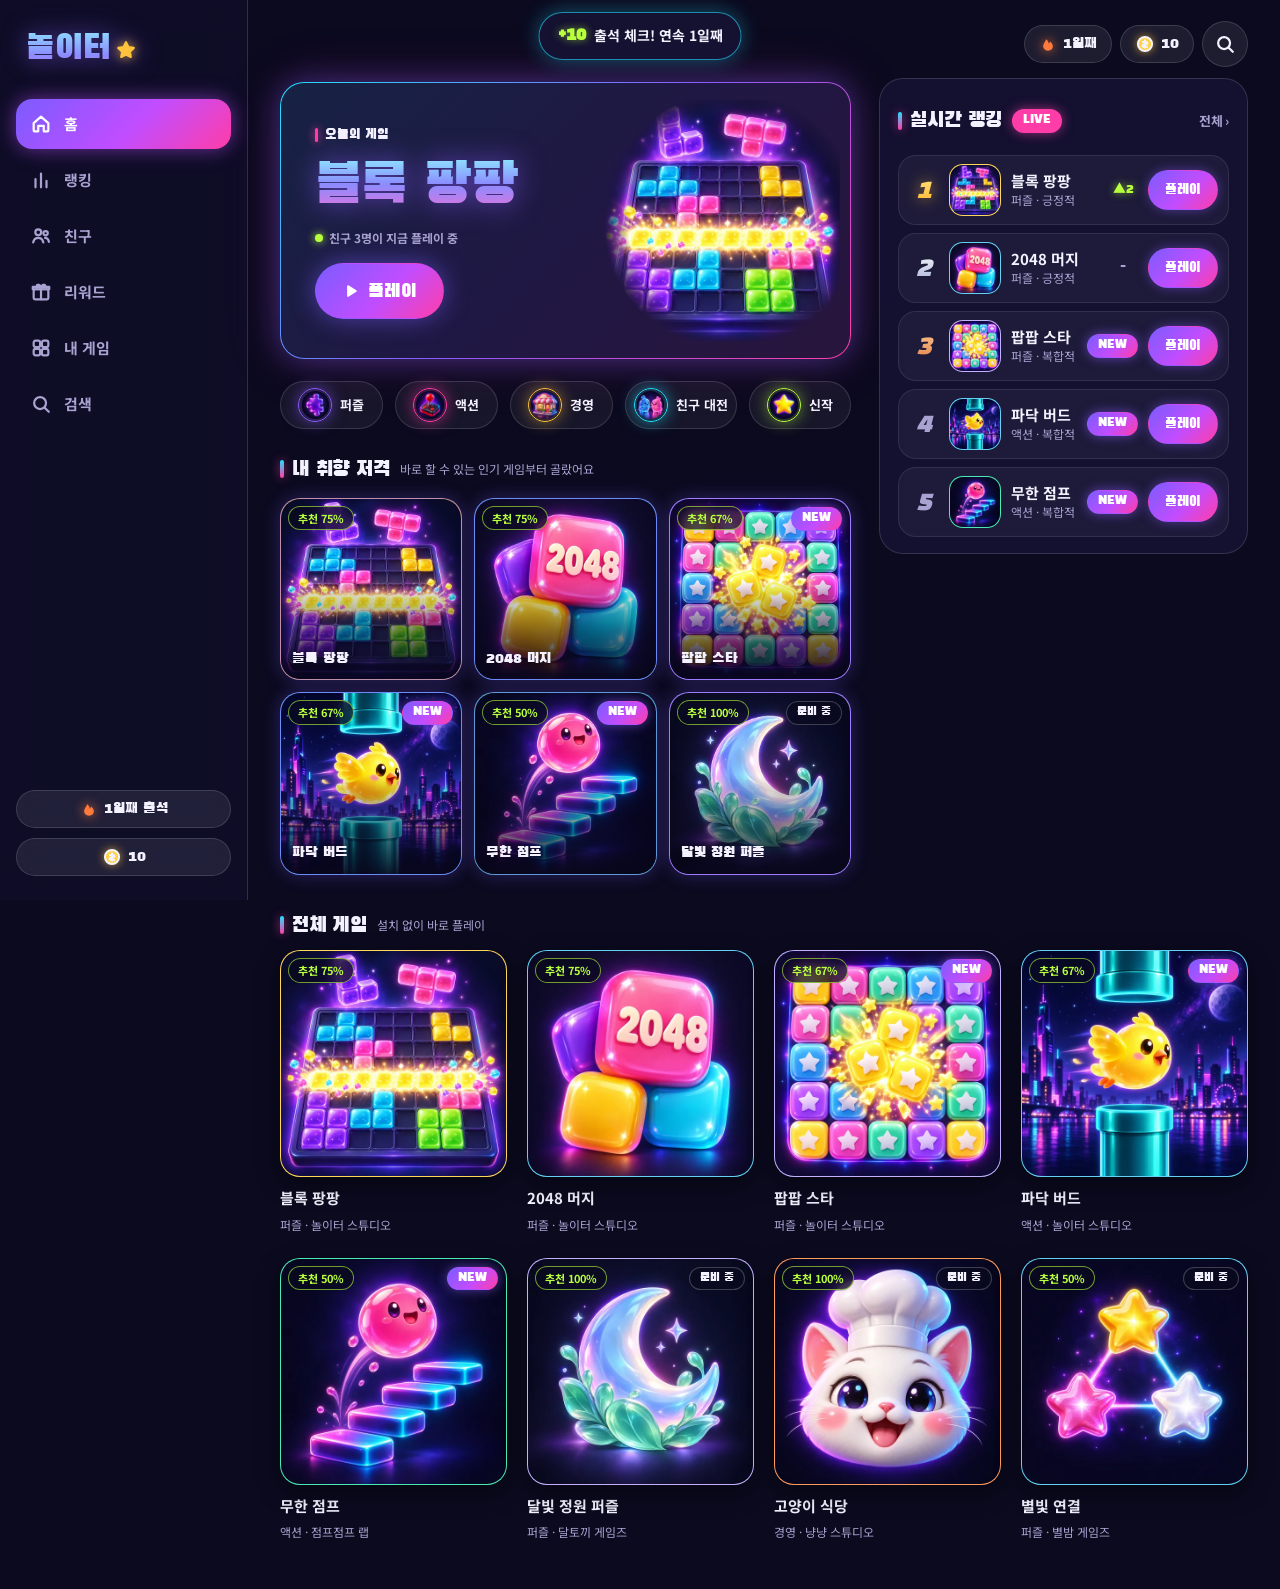
<file: index.html>
<!doctype html>
<html lang="ko">
<head>
  <meta charset="utf-8">
  <meta name="viewport" content="width=device-width, initial-scale=1, viewport-fit=cover">
  <title>놀이터 네온 — 설치 없이 바로 하는 모바일 게임</title>
  <meta name="description" content="앱스토어처럼 고르고 모바일 게임처럼 플레이하는 HTML5 게임 놀이터 (연습용)">
  <meta name="theme-color" content="#0B0A1F">
  <link rel="manifest" href="manifest.webmanifest">
  <link rel="icon" type="image/png" href="assets/icons/favicon.png">
  <link rel="apple-touch-icon" href="assets/icons/icon-192.png">
  <meta name="mobile-web-app-capable" content="yes">
  <meta name="apple-mobile-web-app-capable" content="yes">
  <meta name="apple-mobile-web-app-title" content="놀이터">
  <meta name="apple-mobile-web-app-status-bar-style" content="black-translucent">
  <link rel="preconnect" href="https://fonts.googleapis.com">
  <link rel="preconnect" href="https://fonts.gstatic.com" crossorigin>
  <link rel="stylesheet" href="https://fonts.googleapis.com/css2?family=Black+Han+Sans&family=Noto+Sans+KR:wght@400;500;700;900&display=swap">
  <link rel="stylesheet" href="css/app.css">
</head>
<body>
  <div class="shell">
    <aside class="sidebar" aria-label="메뉴"></aside>
    <main id="view" tabindex="-1"></main>
  </div>
  <nav class="tabbar" aria-label="하단 탭"></nav>
  <noscript><p style="padding:24px">자바스크립트를 켜야 놀이터를 쓸 수 있어요.</p></noscript>
  <script type="module" src="js/app.js"></script>
</body>
</html>
</file>
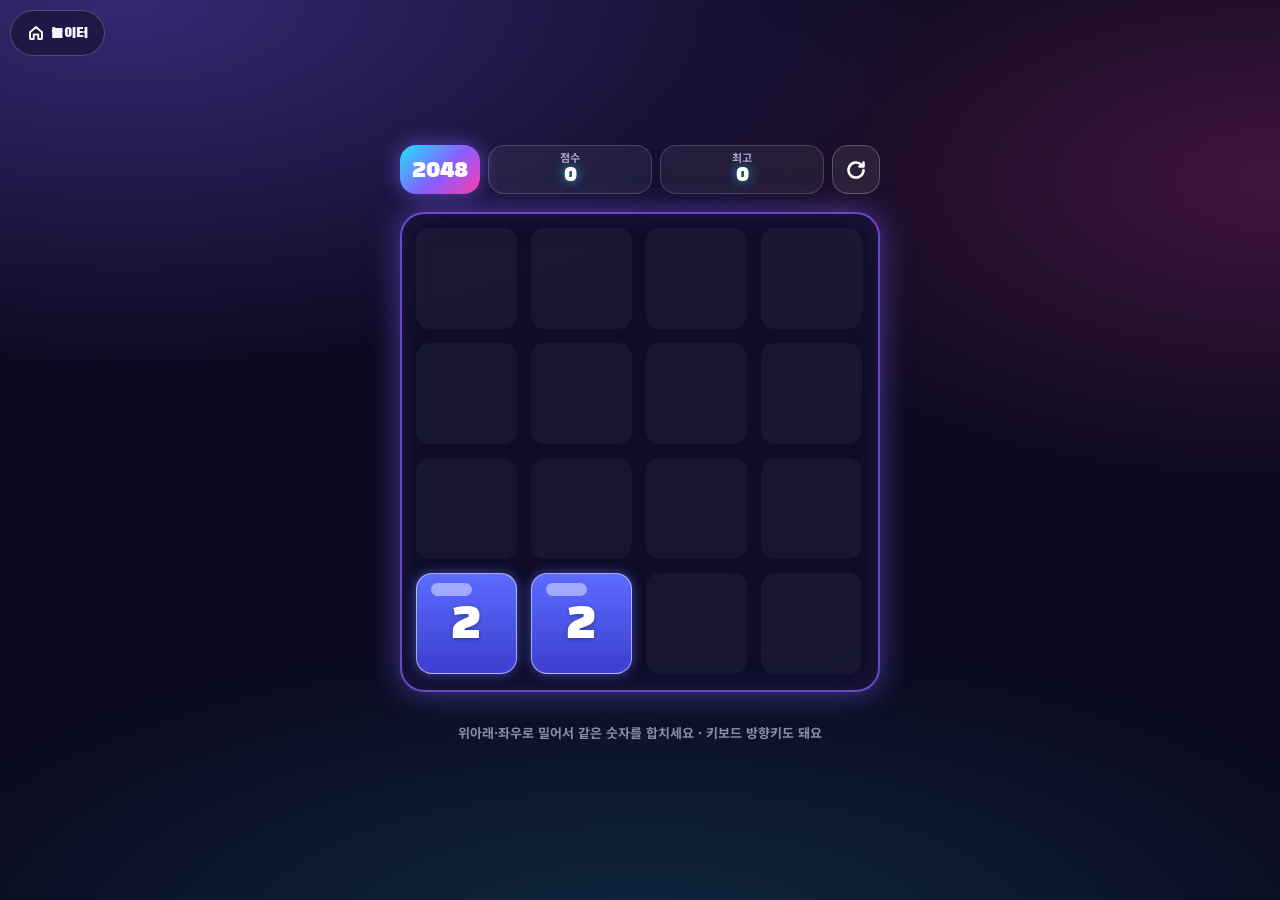
<file: g/2048/index.html>
<!doctype html>
<html lang="ko">
<head>
<meta charset="utf-8">
<meta name="viewport" content="width=device-width, initial-scale=1, viewport-fit=cover">
<title>2048 머지</title>
<meta name="theme-color" content="#0B0A1F">
<link rel="manifest" href="manifest.webmanifest">
<link rel="icon" type="image/png" href="../../assets/icons/2048-192.png">
<link rel="apple-touch-icon" href="../../assets/icons/2048-192.png">
<meta name="mobile-web-app-capable" content="yes">
<meta name="apple-mobile-web-app-capable" content="yes">
<meta name="apple-mobile-web-app-title" content="2048 머지">
<meta name="apple-mobile-web-app-status-bar-style" content="black-translucent">
<link rel="stylesheet" href="https://fonts.googleapis.com/css2?family=Black+Han+Sans&family=Noto+Sans+KR:wght@400;700&display=swap">
<style>
  html, body { margin: 0; height: 100%; background: #0B0A1F; overflow: hidden; }
  iframe { position: fixed; inset: 0; width: 100%; height: 100%; border: 0; }
  .bar { position: fixed; top: max(10px, env(safe-area-inset-top)); left: 10px; display: flex; gap: 8px; z-index: 5; }
  .bar a, .bar button { min-height: 44px; display: inline-flex; align-items: center; gap: 6px; padding: 0 16px; border: 1px solid rgba(255,255,255,.22); border-radius: 999px; background: rgba(20,18,48,.6); -webkit-backdrop-filter: blur(12px); backdrop-filter: blur(12px); color: #F4F2FF; font: 15px "Black Han Sans", sans-serif; text-decoration: none; cursor: pointer; }
  .bar button { background: linear-gradient(135deg, #7B5CFF, #FF3DA8); border-color: transparent; box-shadow: 0 0 18px rgba(255,61,168,.45); }
  .bar [hidden] { display: none; }
</style>
</head>
<body>
<iframe sandbox="allow-scripts" src="../../games/2048/index.html" title="2048 머지"></iframe>
<div class="bar">
  <a href="../../index.html#/game/2048" aria-label="놀이터로 가기">
    <svg width="18" height="18" viewBox="0 0 24 24" fill="none" stroke="currentColor" stroke-width="2.6" stroke-linecap="round" stroke-linejoin="round"><path d="M4 11 12 4l8 7v8a1 1 0 0 1-1 1h-4v-6H9v6H5a1 1 0 0 1-1-1z"/></svg>놀이터
  </a>
  <button id="install" hidden>앱 설치</button>
</div>
<script type="module">
  // 게임별 홈 화면 런처 — 열리자마자 풀스크린으로 게임 실행, 저장은 놀이터와 같은 저장소 사용
  import { createHost } from '../../js/host.js';
  import { checkIn } from '../../js/store.js';
  checkIn();
  const iframe = document.querySelector('iframe');
  createHost({ iframe, slug: '2048' });
  iframe.addEventListener('load', () => iframe.focus());

  // 앱처럼 실행 중이면 놀이터 버튼을 작게 숨김
  const standalone = matchMedia('(display-mode: standalone), (display-mode: fullscreen)').matches || navigator.standalone;
  const bar = document.querySelector('.bar');
  if (standalone) bar.style.opacity = '.55';

  // 안드로이드 크롬: 설치 창
  let deferred = null;
  const btn = document.getElementById('install');
  window.addEventListener('beforeinstallprompt', e => { e.preventDefault(); deferred = e; btn.hidden = false; });
  btn.addEventListener('click', async () => {
    if (!deferred) return;
    deferred.prompt();
    await deferred.userChoice.catch(() => {});
    deferred = null; btn.hidden = true;
  });
  window.addEventListener('appinstalled', () => { btn.hidden = true; });
  if ('serviceWorker' in navigator && location.protocol === 'https:') navigator.serviceWorker.register('../../sw.js', { scope: '../../' }).catch(() => {});
</script>
</body>
</html>
</file>
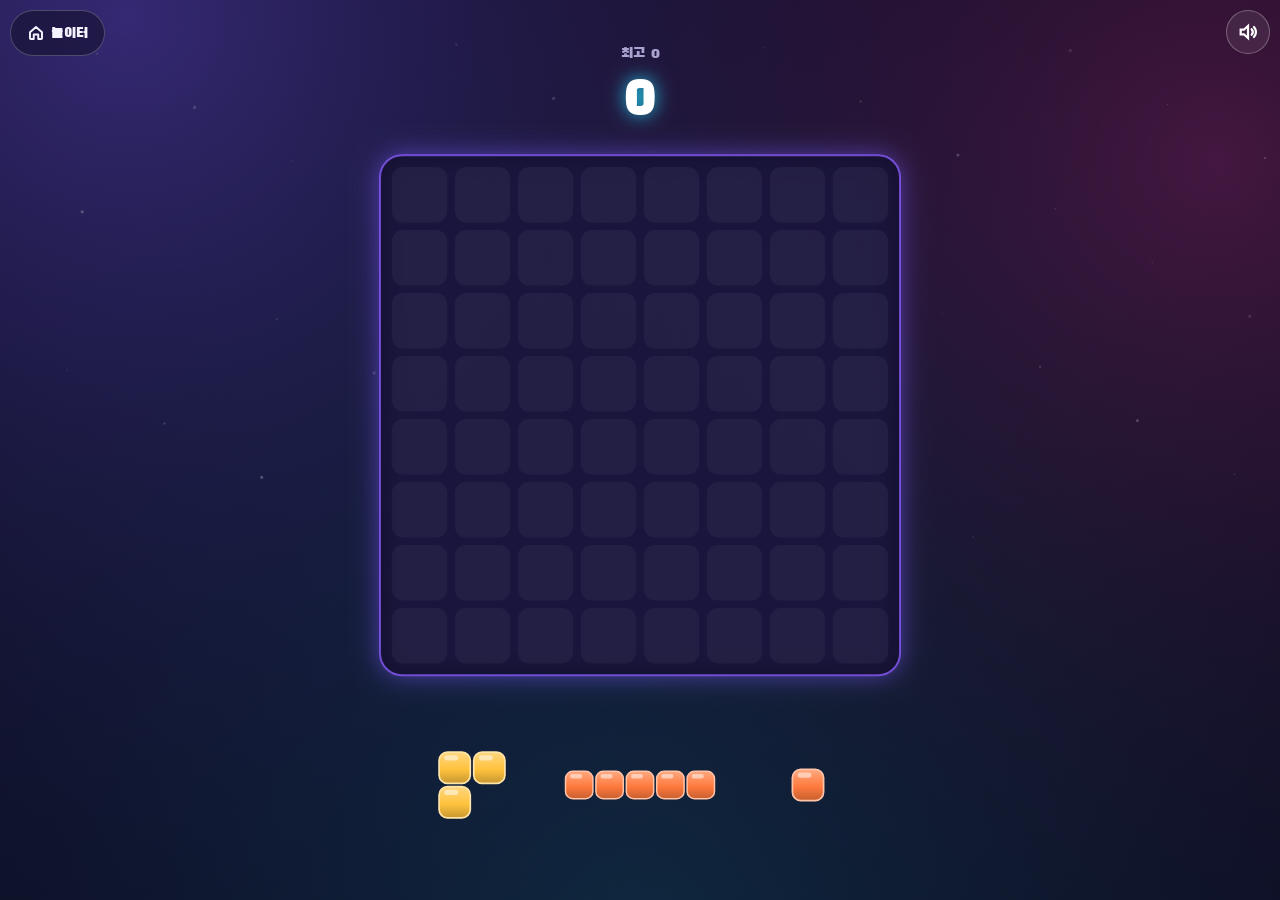
<file: g/block-pop/index.html>
<!doctype html>
<html lang="ko">
<head>
<meta charset="utf-8">
<meta name="viewport" content="width=device-width, initial-scale=1, viewport-fit=cover">
<title>블록 팡팡</title>
<meta name="theme-color" content="#0B0A1F">
<link rel="manifest" href="manifest.webmanifest">
<link rel="icon" type="image/png" href="../../assets/icons/block-pop-192.png">
<link rel="apple-touch-icon" href="../../assets/icons/block-pop-192.png">
<meta name="mobile-web-app-capable" content="yes">
<meta name="apple-mobile-web-app-capable" content="yes">
<meta name="apple-mobile-web-app-title" content="블록 팡팡">
<meta name="apple-mobile-web-app-status-bar-style" content="black-translucent">
<link rel="stylesheet" href="https://fonts.googleapis.com/css2?family=Black+Han+Sans&family=Noto+Sans+KR:wght@400;700&display=swap">
<style>
  html, body { margin: 0; height: 100%; background: #0B0A1F; overflow: hidden; }
  iframe { position: fixed; inset: 0; width: 100%; height: 100%; border: 0; }
  .bar { position: fixed; top: max(10px, env(safe-area-inset-top)); left: 10px; display: flex; gap: 8px; z-index: 5; }
  .bar a, .bar button { min-height: 44px; display: inline-flex; align-items: center; gap: 6px; padding: 0 16px; border: 1px solid rgba(255,255,255,.22); border-radius: 999px; background: rgba(20,18,48,.6); -webkit-backdrop-filter: blur(12px); backdrop-filter: blur(12px); color: #F4F2FF; font: 15px "Black Han Sans", sans-serif; text-decoration: none; cursor: pointer; }
  .bar button { background: linear-gradient(135deg, #7B5CFF, #FF3DA8); border-color: transparent; box-shadow: 0 0 18px rgba(255,61,168,.45); }
  .bar [hidden] { display: none; }
</style>
</head>
<body>
<iframe sandbox="allow-scripts" src="../../games/block-pop/index.html" title="블록 팡팡"></iframe>
<div class="bar">
  <a href="../../index.html#/game/block-pop" aria-label="놀이터로 가기">
    <svg width="18" height="18" viewBox="0 0 24 24" fill="none" stroke="currentColor" stroke-width="2.6" stroke-linecap="round" stroke-linejoin="round"><path d="M4 11 12 4l8 7v8a1 1 0 0 1-1 1h-4v-6H9v6H5a1 1 0 0 1-1-1z"/></svg>놀이터
  </a>
  <button id="install" hidden>앱 설치</button>
</div>
<script type="module">
  // 게임별 홈 화면 런처 — 열리자마자 풀스크린으로 게임 실행, 저장은 놀이터와 같은 저장소 사용
  import { createHost } from '../../js/host.js';
  import { checkIn } from '../../js/store.js';
  checkIn();
  const iframe = document.querySelector('iframe');
  createHost({ iframe, slug: 'block-pop' });
  iframe.addEventListener('load', () => iframe.focus());

  // 앱처럼 실행 중이면 놀이터 버튼을 작게 숨김
  const standalone = matchMedia('(display-mode: standalone), (display-mode: fullscreen)').matches || navigator.standalone;
  const bar = document.querySelector('.bar');
  if (standalone) bar.style.opacity = '.55';

  // 안드로이드 크롬: 설치 창
  let deferred = null;
  const btn = document.getElementById('install');
  window.addEventListener('beforeinstallprompt', e => { e.preventDefault(); deferred = e; btn.hidden = false; });
  btn.addEventListener('click', async () => {
    if (!deferred) return;
    deferred.prompt();
    await deferred.userChoice.catch(() => {});
    deferred = null; btn.hidden = true;
  });
  window.addEventListener('appinstalled', () => { btn.hidden = true; });
  if ('serviceWorker' in navigator && location.protocol === 'https:') navigator.serviceWorker.register('../../sw.js', { scope: '../../' }).catch(() => {});
</script>
</body>
</html>
</file>
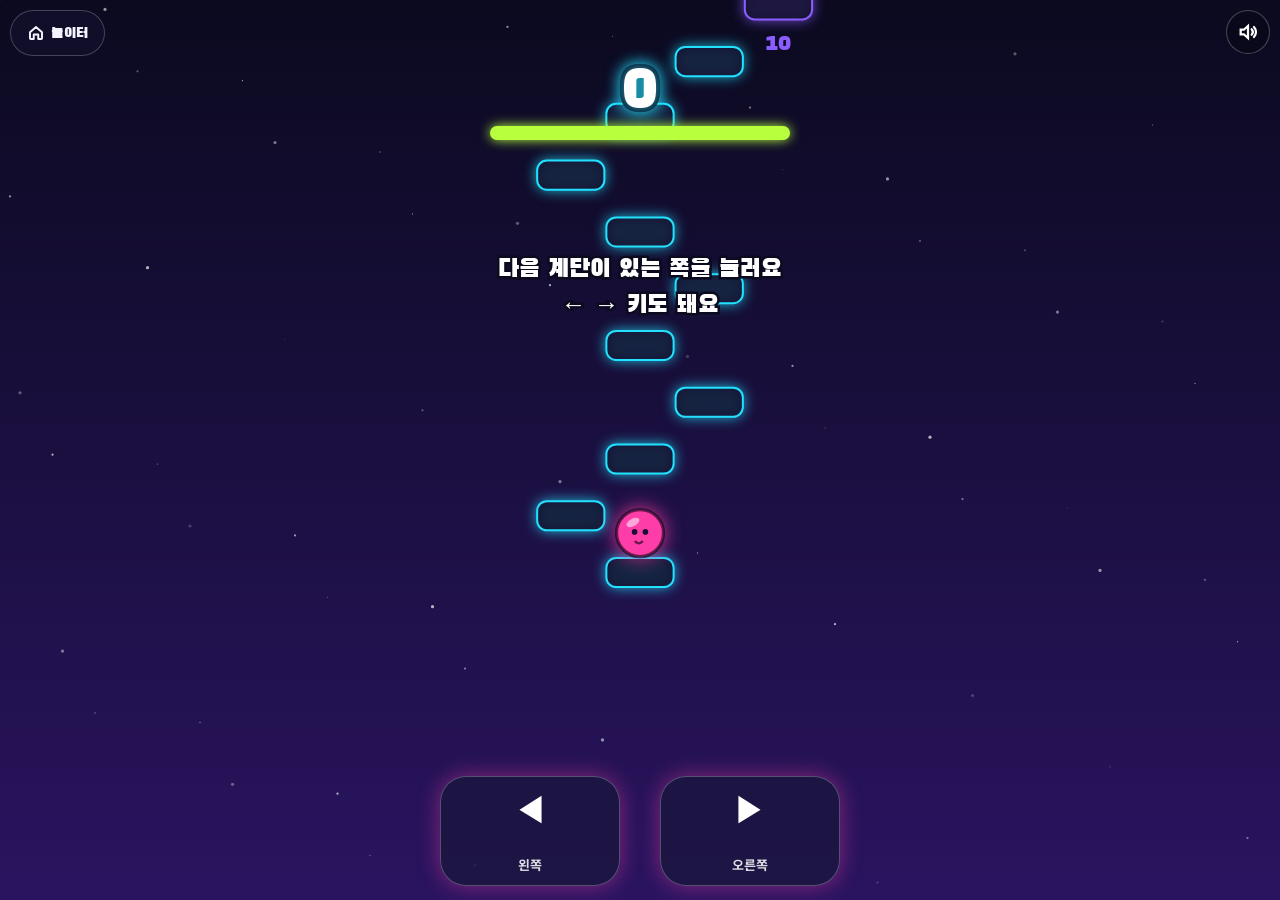
<file: g/endless-jump/index.html>
<!doctype html>
<html lang="ko">
<head>
<meta charset="utf-8">
<meta name="viewport" content="width=device-width, initial-scale=1, viewport-fit=cover">
<title>무한 점프</title>
<meta name="theme-color" content="#0B0A1F">
<link rel="manifest" href="manifest.webmanifest">
<link rel="icon" type="image/png" href="../../assets/icons/endless-jump-192.png">
<link rel="apple-touch-icon" href="../../assets/icons/endless-jump-192.png">
<meta name="mobile-web-app-capable" content="yes">
<meta name="apple-mobile-web-app-capable" content="yes">
<meta name="apple-mobile-web-app-title" content="무한 점프">
<meta name="apple-mobile-web-app-status-bar-style" content="black-translucent">
<link rel="stylesheet" href="https://fonts.googleapis.com/css2?family=Black+Han+Sans&family=Noto+Sans+KR:wght@400;700&display=swap">
<style>
  html, body { margin: 0; height: 100%; background: #0B0A1F; overflow: hidden; }
  iframe { position: fixed; inset: 0; width: 100%; height: 100%; border: 0; }
  .bar { position: fixed; top: max(10px, env(safe-area-inset-top)); left: 10px; display: flex; gap: 8px; z-index: 5; }
  .bar a, .bar button { min-height: 44px; display: inline-flex; align-items: center; gap: 6px; padding: 0 16px; border: 1px solid rgba(255,255,255,.22); border-radius: 999px; background: rgba(20,18,48,.6); -webkit-backdrop-filter: blur(12px); backdrop-filter: blur(12px); color: #F4F2FF; font: 15px "Black Han Sans", sans-serif; text-decoration: none; cursor: pointer; }
  .bar button { background: linear-gradient(135deg, #7B5CFF, #FF3DA8); border-color: transparent; box-shadow: 0 0 18px rgba(255,61,168,.45); }
  .bar [hidden] { display: none; }
</style>
</head>
<body>
<iframe sandbox="allow-scripts" src="../../games/endless-jump/index.html" title="무한 점프"></iframe>
<div class="bar">
  <a href="../../index.html#/game/endless-jump" aria-label="놀이터로 가기">
    <svg width="18" height="18" viewBox="0 0 24 24" fill="none" stroke="currentColor" stroke-width="2.6" stroke-linecap="round" stroke-linejoin="round"><path d="M4 11 12 4l8 7v8a1 1 0 0 1-1 1h-4v-6H9v6H5a1 1 0 0 1-1-1z"/></svg>놀이터
  </a>
  <button id="install" hidden>앱 설치</button>
</div>
<script type="module">
  // 게임별 홈 화면 런처 — 열리자마자 풀스크린으로 게임 실행, 저장은 놀이터와 같은 저장소 사용
  import { createHost } from '../../js/host.js';
  import { checkIn } from '../../js/store.js';
  checkIn();
  const iframe = document.querySelector('iframe');
  createHost({ iframe, slug: 'endless-jump' });
  iframe.addEventListener('load', () => iframe.focus());

  // 앱처럼 실행 중이면 놀이터 버튼을 작게 숨김
  const standalone = matchMedia('(display-mode: standalone), (display-mode: fullscreen)').matches || navigator.standalone;
  const bar = document.querySelector('.bar');
  if (standalone) bar.style.opacity = '.55';

  // 안드로이드 크롬: 설치 창
  let deferred = null;
  const btn = document.getElementById('install');
  window.addEventListener('beforeinstallprompt', e => { e.preventDefault(); deferred = e; btn.hidden = false; });
  btn.addEventListener('click', async () => {
    if (!deferred) return;
    deferred.prompt();
    await deferred.userChoice.catch(() => {});
    deferred = null; btn.hidden = true;
  });
  window.addEventListener('appinstalled', () => { btn.hidden = true; });
  if ('serviceWorker' in navigator && location.protocol === 'https:') navigator.serviceWorker.register('../../sw.js', { scope: '../../' }).catch(() => {});
</script>
</body>
</html>
</file>
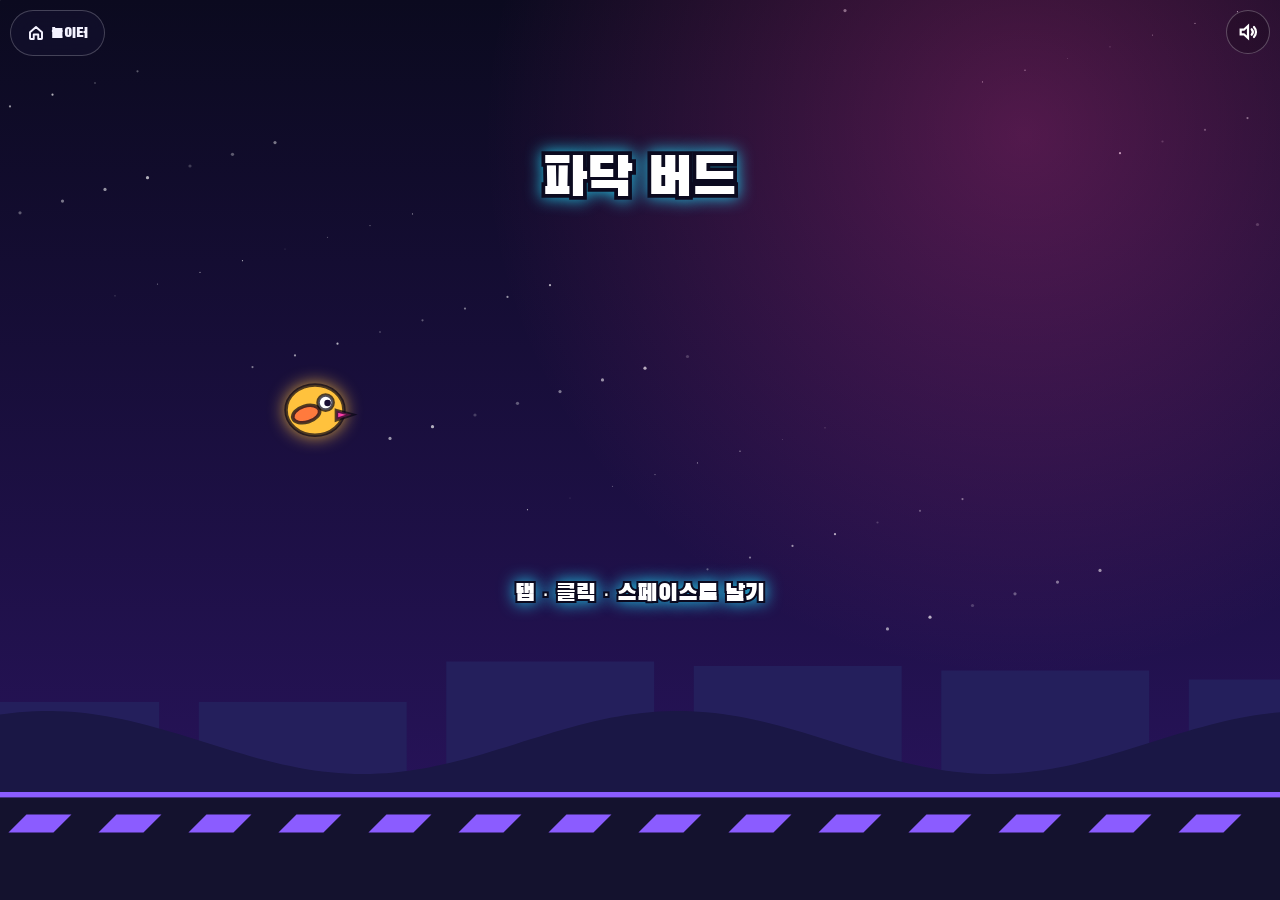
<file: g/flap-bird/index.html>
<!doctype html>
<html lang="ko">
<head>
<meta charset="utf-8">
<meta name="viewport" content="width=device-width, initial-scale=1, viewport-fit=cover">
<title>파닥 버드</title>
<meta name="theme-color" content="#0B0A1F">
<link rel="manifest" href="manifest.webmanifest">
<link rel="icon" type="image/png" href="../../assets/icons/flap-bird-192.png">
<link rel="apple-touch-icon" href="../../assets/icons/flap-bird-192.png">
<meta name="mobile-web-app-capable" content="yes">
<meta name="apple-mobile-web-app-capable" content="yes">
<meta name="apple-mobile-web-app-title" content="파닥 버드">
<meta name="apple-mobile-web-app-status-bar-style" content="black-translucent">
<link rel="stylesheet" href="https://fonts.googleapis.com/css2?family=Black+Han+Sans&family=Noto+Sans+KR:wght@400;700&display=swap">
<style>
  html, body { margin: 0; height: 100%; background: #0B0A1F; overflow: hidden; }
  iframe { position: fixed; inset: 0; width: 100%; height: 100%; border: 0; }
  .bar { position: fixed; top: max(10px, env(safe-area-inset-top)); left: 10px; display: flex; gap: 8px; z-index: 5; }
  .bar a, .bar button { min-height: 44px; display: inline-flex; align-items: center; gap: 6px; padding: 0 16px; border: 1px solid rgba(255,255,255,.22); border-radius: 999px; background: rgba(20,18,48,.6); -webkit-backdrop-filter: blur(12px); backdrop-filter: blur(12px); color: #F4F2FF; font: 15px "Black Han Sans", sans-serif; text-decoration: none; cursor: pointer; }
  .bar button { background: linear-gradient(135deg, #7B5CFF, #FF3DA8); border-color: transparent; box-shadow: 0 0 18px rgba(255,61,168,.45); }
  .bar [hidden] { display: none; }
</style>
</head>
<body>
<iframe sandbox="allow-scripts" src="../../games/flap-bird/index.html" title="파닥 버드"></iframe>
<div class="bar">
  <a href="../../index.html#/game/flap-bird" aria-label="놀이터로 가기">
    <svg width="18" height="18" viewBox="0 0 24 24" fill="none" stroke="currentColor" stroke-width="2.6" stroke-linecap="round" stroke-linejoin="round"><path d="M4 11 12 4l8 7v8a1 1 0 0 1-1 1h-4v-6H9v6H5a1 1 0 0 1-1-1z"/></svg>놀이터
  </a>
  <button id="install" hidden>앱 설치</button>
</div>
<script type="module">
  // 게임별 홈 화면 런처 — 열리자마자 풀스크린으로 게임 실행, 저장은 놀이터와 같은 저장소 사용
  import { createHost } from '../../js/host.js';
  import { checkIn } from '../../js/store.js';
  checkIn();
  const iframe = document.querySelector('iframe');
  createHost({ iframe, slug: 'flap-bird' });
  iframe.addEventListener('load', () => iframe.focus());

  // 앱처럼 실행 중이면 놀이터 버튼을 작게 숨김
  const standalone = matchMedia('(display-mode: standalone), (display-mode: fullscreen)').matches || navigator.standalone;
  const bar = document.querySelector('.bar');
  if (standalone) bar.style.opacity = '.55';

  // 안드로이드 크롬: 설치 창
  let deferred = null;
  const btn = document.getElementById('install');
  window.addEventListener('beforeinstallprompt', e => { e.preventDefault(); deferred = e; btn.hidden = false; });
  btn.addEventListener('click', async () => {
    if (!deferred) return;
    deferred.prompt();
    await deferred.userChoice.catch(() => {});
    deferred = null; btn.hidden = true;
  });
  window.addEventListener('appinstalled', () => { btn.hidden = true; });
  if ('serviceWorker' in navigator && location.protocol === 'https:') navigator.serviceWorker.register('../../sw.js', { scope: '../../' }).catch(() => {});
</script>
</body>
</html>
</file>
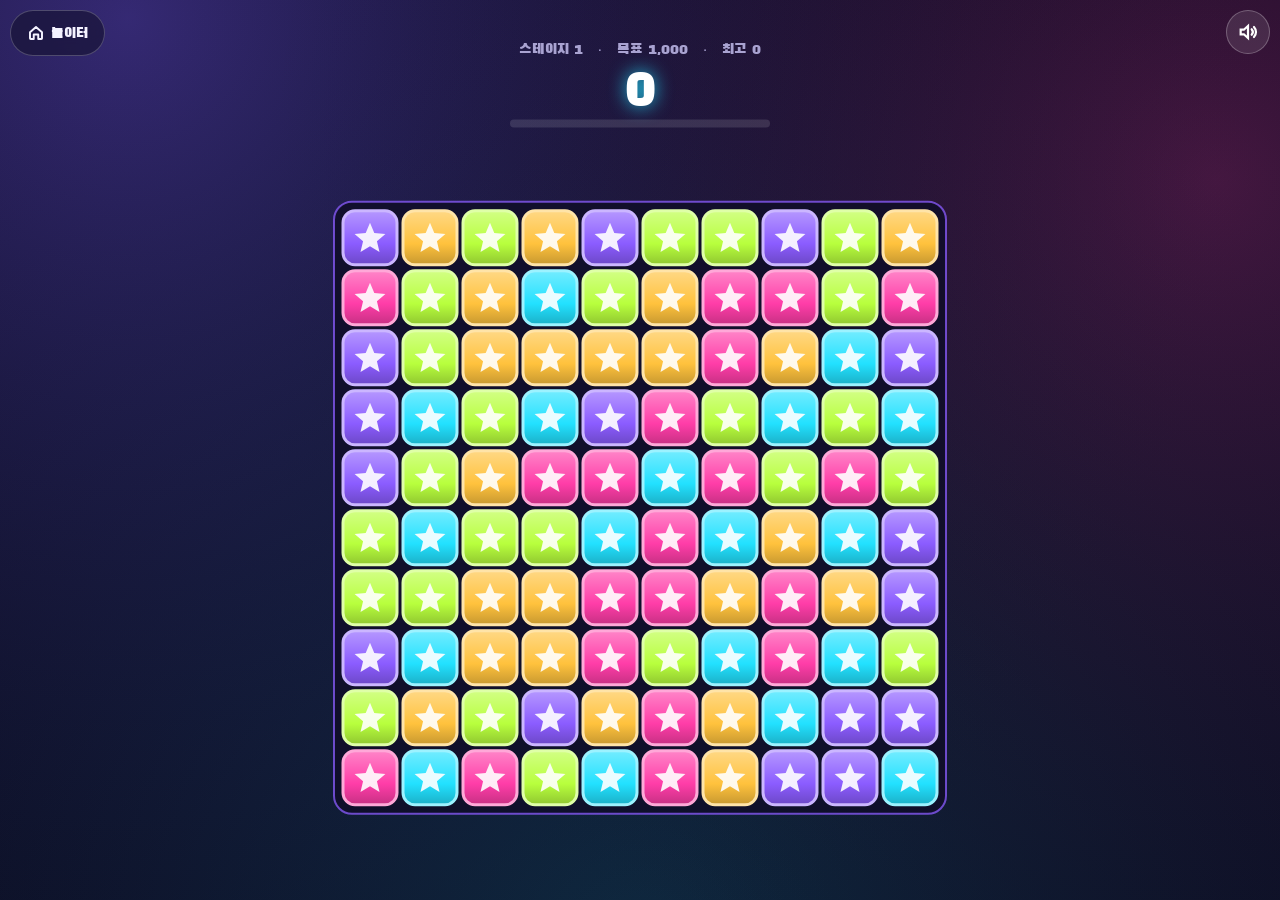
<file: g/pop-star/index.html>
<!doctype html>
<html lang="ko">
<head>
<meta charset="utf-8">
<meta name="viewport" content="width=device-width, initial-scale=1, viewport-fit=cover">
<title>팝팝 스타</title>
<meta name="theme-color" content="#0B0A1F">
<link rel="manifest" href="manifest.webmanifest">
<link rel="icon" type="image/png" href="../../assets/icons/pop-star-192.png">
<link rel="apple-touch-icon" href="../../assets/icons/pop-star-192.png">
<meta name="mobile-web-app-capable" content="yes">
<meta name="apple-mobile-web-app-capable" content="yes">
<meta name="apple-mobile-web-app-title" content="팝팝 스타">
<meta name="apple-mobile-web-app-status-bar-style" content="black-translucent">
<link rel="stylesheet" href="https://fonts.googleapis.com/css2?family=Black+Han+Sans&family=Noto+Sans+KR:wght@400;700&display=swap">
<style>
  html, body { margin: 0; height: 100%; background: #0B0A1F; overflow: hidden; }
  iframe { position: fixed; inset: 0; width: 100%; height: 100%; border: 0; }
  .bar { position: fixed; top: max(10px, env(safe-area-inset-top)); left: 10px; display: flex; gap: 8px; z-index: 5; }
  .bar a, .bar button { min-height: 44px; display: inline-flex; align-items: center; gap: 6px; padding: 0 16px; border: 1px solid rgba(255,255,255,.22); border-radius: 999px; background: rgba(20,18,48,.6); -webkit-backdrop-filter: blur(12px); backdrop-filter: blur(12px); color: #F4F2FF; font: 15px "Black Han Sans", sans-serif; text-decoration: none; cursor: pointer; }
  .bar button { background: linear-gradient(135deg, #7B5CFF, #FF3DA8); border-color: transparent; box-shadow: 0 0 18px rgba(255,61,168,.45); }
  .bar [hidden] { display: none; }
</style>
</head>
<body>
<iframe sandbox="allow-scripts" src="../../games/pop-star/index.html" title="팝팝 스타"></iframe>
<div class="bar">
  <a href="../../index.html#/game/pop-star" aria-label="놀이터로 가기">
    <svg width="18" height="18" viewBox="0 0 24 24" fill="none" stroke="currentColor" stroke-width="2.6" stroke-linecap="round" stroke-linejoin="round"><path d="M4 11 12 4l8 7v8a1 1 0 0 1-1 1h-4v-6H9v6H5a1 1 0 0 1-1-1z"/></svg>놀이터
  </a>
  <button id="install" hidden>앱 설치</button>
</div>
<script type="module">
  // 게임별 홈 화면 런처 — 열리자마자 풀스크린으로 게임 실행, 저장은 놀이터와 같은 저장소 사용
  import { createHost } from '../../js/host.js';
  import { checkIn } from '../../js/store.js';
  checkIn();
  const iframe = document.querySelector('iframe');
  createHost({ iframe, slug: 'pop-star' });
  iframe.addEventListener('load', () => iframe.focus());

  // 앱처럼 실행 중이면 놀이터 버튼을 작게 숨김
  const standalone = matchMedia('(display-mode: standalone), (display-mode: fullscreen)').matches || navigator.standalone;
  const bar = document.querySelector('.bar');
  if (standalone) bar.style.opacity = '.55';

  // 안드로이드 크롬: 설치 창
  let deferred = null;
  const btn = document.getElementById('install');
  window.addEventListener('beforeinstallprompt', e => { e.preventDefault(); deferred = e; btn.hidden = false; });
  btn.addEventListener('click', async () => {
    if (!deferred) return;
    deferred.prompt();
    await deferred.userChoice.catch(() => {});
    deferred = null; btn.hidden = true;
  });
  window.addEventListener('appinstalled', () => { btn.hidden = true; });
  if ('serviceWorker' in navigator && location.protocol === 'https:') navigator.serviceWorker.register('../../sw.js', { scope: '../../' }).catch(() => {});
</script>
</body>
</html>
</file>
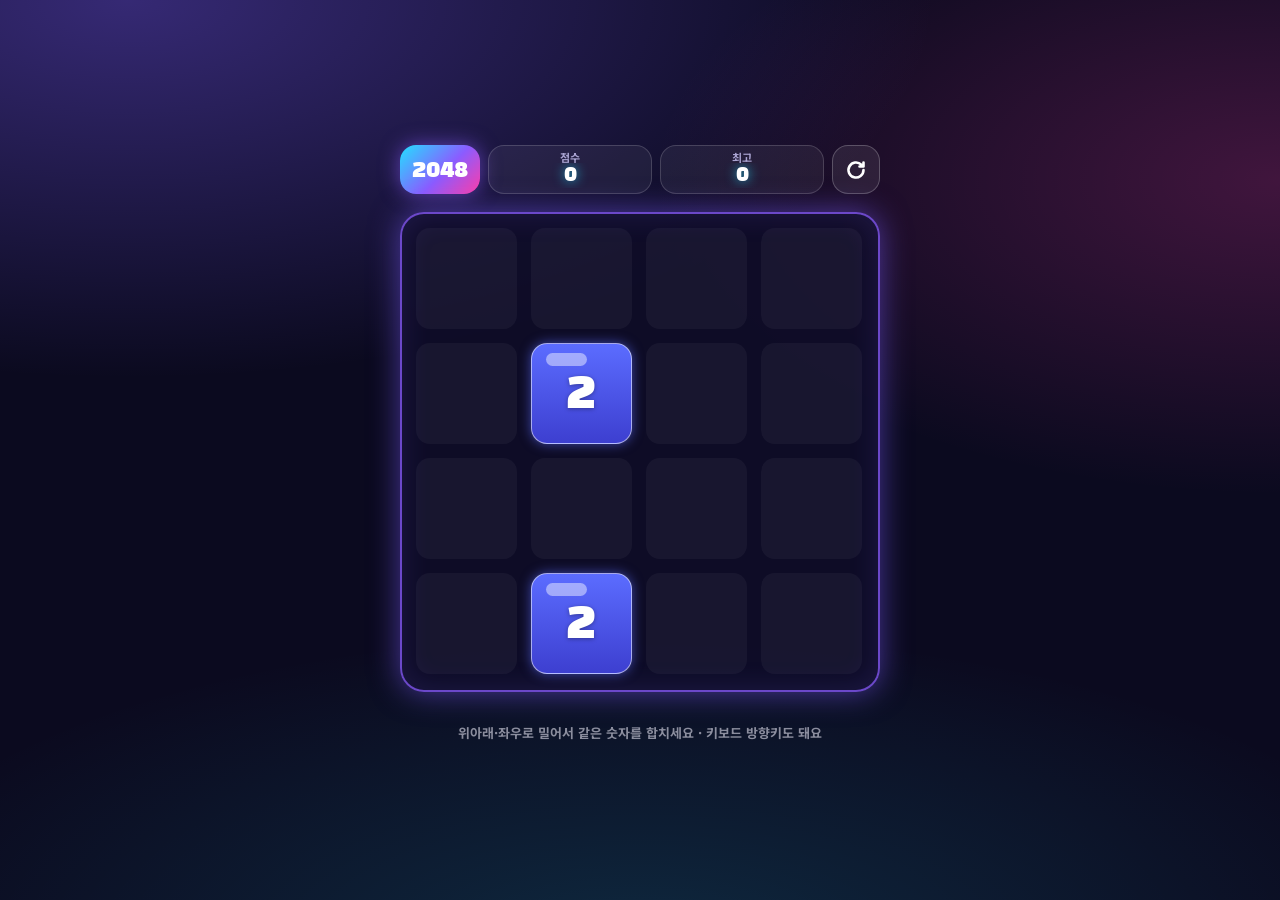
<file: games/2048/index.html>
<!doctype html>
<html lang="ko">
<head>
<meta charset="utf-8">
<meta name="viewport" content="width=device-width, initial-scale=1, maximum-scale=1, user-scalable=no, viewport-fit=cover">
<title>2048 머지</title>
<link rel="preconnect" href="https://fonts.googleapis.com">
<link rel="preconnect" href="https://fonts.gstatic.com" crossorigin>
<link rel="stylesheet" href="https://fonts.googleapis.com/css2?family=Black+Han+Sans&family=Noto+Sans+KR:wght@700&display=swap">
<style>
  :root { --ink: #0B0A1F; --size: 340px; --gap: 10px; --cell: 72.5px; }
  * { box-sizing: border-box; }
  html, body { margin: 0; height: 100%; overflow: hidden; touch-action: none; user-select: none; -webkit-user-select: none; }
  body {
    background:
      radial-gradient(90vw 60vh at 10% 0%, rgba(123,92,255,.38), transparent 70%),
      radial-gradient(70vw 50vh at 100% 20%, rgba(255,61,168,.22), transparent 70%),
      radial-gradient(90vw 50vh at 50% 105%, rgba(34,225,255,.14), transparent 70%),
      #0B0A1F;
    font-family: "Black Han Sans", sans-serif; color: #F4F2FF;
    display: flex; flex-direction: column; align-items: center; justify-content: center; gap: 18px;
    padding: max(12px, env(safe-area-inset-top)) 12px max(12px, env(safe-area-inset-bottom));
  }
  .head { width: var(--size); display: flex; align-items: stretch; gap: 8px; }
  .logo { background: linear-gradient(135deg, #22E1FF, #8B5CFF 55%, #FF3DA8); color: #fff; border-radius: 16px; font-size: 24px; padding: 0 12px; display: grid; place-items: center; box-shadow: 0 0 20px rgba(139,92,255,.6); }
  .box { flex: 1; min-width: 0; background: rgba(255,255,255,.06); border: 1px solid rgba(255,255,255,.16); border-radius: 16px; text-align: center; padding: 5px 6px; line-height: 1.15; }
  .box small { font-family: "Noto Sans KR", sans-serif; font-weight: 700; font-size: 11px; color: #A9A3D1; display: block; }
  .box b { font-weight: 400; font-size: 22px; color: #fff; display: block; overflow: hidden; text-overflow: ellipsis; text-shadow: 0 0 12px rgba(34,225,255,.7); }
  button { font: inherit; cursor: pointer; }
  .restart { min-width: 48px; border: 1px solid rgba(255,255,255,.22); border-radius: 16px; background: rgba(255,255,255,.08); color: #fff; display: grid; place-items: center; padding: 0 8px; }
  .restart:active, .btn:active { transform: scale(.96); }
  .board { position: relative; width: var(--size); height: var(--size); background: rgba(16,14,40,.85); border: 2px solid rgba(139,92,255,.75); border-radius: 24px; padding: var(--gap); box-shadow: 0 0 30px rgba(123,92,255,.55), inset 0 0 30px rgba(123,92,255,.15); }
  .bg { position: absolute; width: var(--cell); height: var(--cell); border-radius: 14px; background: rgba(255,255,255,.045); }
  .tile { position: absolute; left: 0; top: 0; width: var(--cell); height: var(--cell); transition: transform 110ms ease-in-out; z-index: 2; }
  .tile .in { width: 100%; height: 100%; border-radius: 16px; display: grid; place-items: center; color: #fff; position: relative; overflow: hidden; border: 1.5px solid rgba(255,255,255,.55); text-shadow: 0 1px 4px rgba(0,0,0,.35); }
  .tile .in::after { content: ''; position: absolute; left: 14%; top: 9%; width: 42%; height: 13%; border-radius: 9px; background: rgba(255,255,255,.45); }
  .tile.new .in { animation: appear 160ms ease-out 90ms backwards; }
  .tile.merged { z-index: 3; }
  .tile.merged .in { animation: pop 180ms ease-out; }
  @keyframes appear { from { transform: scale(0); } }
  @keyframes pop { 50% { transform: scale(1.18); } }
  .hint { font-family: "Noto Sans KR", sans-serif; font-weight: 700; font-size: 13px; color: rgba(244,242,255,.55); text-align: center; }
  .over { position: fixed; inset: 0; background: rgba(5,4,16,.7); -webkit-backdrop-filter: blur(6px); backdrop-filter: blur(6px); display: none; place-items: center; z-index: 10; }
  .over.on { display: grid; }
  .panel { width: min(84vw, 330px); background: rgba(24,21,56,.94); color: #F4F2FF; border: 1.5px solid rgba(123,92,255,.7); border-radius: 28px; box-shadow: 0 0 40px rgba(123,92,255,.45); padding: 24px 20px 20px; text-align: center; animation: pop 250ms ease-out; }
  .panel h2 { margin: 0; font-weight: 400; font-size: 30px; }
  .panel p { font-family: "Noto Sans KR", sans-serif; font-size: 14px; color: #A9A3D1; margin: 8px 0 0; }
  .panel .s { font-size: 50px; color: #fff; line-height: 1.1; margin-top: 6px; text-shadow: 0 0 18px rgba(34,225,255,.7); }
  .btn { margin-top: 14px; width: 100%; min-height: 54px; border: 0; border-radius: 999px; background: linear-gradient(135deg, #7B5CFF, #FF3DA8); box-shadow: 0 0 22px rgba(255,61,168,.45); font-size: 20px; color: #fff; }
  .btn.ghost { background: rgba(255,255,255,.08); border: 1px solid rgba(255,255,255,.22); box-shadow: none; }
  .toast { position: fixed; left: 50%; top: 18%; transform: translateX(-50%); background: rgba(24,21,56,.92); color: #fff; border: 1.5px solid #22E1FF; border-radius: 999px; padding: 6px 18px; font-size: 19px; box-shadow: 0 0 24px rgba(34,225,255,.5); opacity: 0; transition: opacity .3s; pointer-events: none; z-index: 5; }
  .toast.on { opacity: 1; }
</style>
</head>
<body>
  <div class="head">
    <div class="logo" aria-hidden="true">2048</div>
    <div class="box"><small>점수</small><b id="score">0</b></div>
    <div class="box"><small>최고</small><b id="best">0</b></div>
    <button class="restart" id="restart" aria-label="새 게임">
      <svg width="24" height="24" viewBox="0 0 24 24" fill="none" stroke="currentColor" stroke-width="2.6" stroke-linecap="round" stroke-linejoin="round"><path d="M19.5 12a7.5 7.5 0 1 1-2.2-5.3M19.5 4.5v4h-4"/></svg>
    </button>
  </div>
  <div class="board" id="board" aria-label="2048 게임 판" role="application"></div>
  <p class="hint">위아래·좌우로 밀어서 같은 숫자를 합치세요 · 키보드 방향키도 돼요</p>
  <div class="toast" id="toast" role="status"></div>

  <div class="over" id="over" role="dialog" aria-label="게임 결과">
    <div class="panel">
      <h2 id="overTitle">더 움직일 수 없어요</h2>
      <div class="s" id="overScore">0</div>
      <p id="overSub">최고 기록 0</p>
      <button class="btn" id="overMain">다시 하기</button>
      <button class="btn ghost" id="overAlt" hidden>새 게임</button>
    </div>
  </div>

<script src="../../sdk/playground-sdk.js" data-game="2048"></script>
<script>
(() => {
  'use strict';
  const N = 4;
  // 숫자별 젤리 색 (위가 밝은 그라데이션)
  const STYLE = {
    2: ['#5B6CFF', '#3D3FD0'], 4: ['#7B5CFF', '#5A3BE0'], 8: ['#22E1FF', '#0FA3D6'], 16: ['#2EE6A6', '#13B07C'],
    32: ['#B8FF3D', '#7CC81A'], 64: ['#FFC23D', '#E58E10'], 128: ['#FF7A3D', '#E0491A'], 256: ['#FF3DA8', '#D21C7E'],
    512: ['#E04BFF', '#A51FD6'], 1024: ['#FF5C7A', '#D62A4A'], 2048: ['#FFE15C', '#FF8A00'],
  };
  const boardEl = document.getElementById('board');
  const $ = id => document.getElementById(id);
  let grid, tiles, score, best = 0, won = false, keepGoing = false, over = false, started = false, busy = false, nextId = 1;
  let cell = 72, gap = 10;

  // ---------- 배치 ----------
  function layout() {
    const size = Math.floor(Math.min(window.innerWidth - 24, (window.innerHeight - 170), 480));
    gap = Math.max(6, Math.round(size * .03));
    cell = (size - 6 - gap * (N + 1)) / N;
    document.documentElement.style.setProperty('--size', size + 'px');
    document.documentElement.style.setProperty('--gap', gap + 'px');
    document.documentElement.style.setProperty('--cell', cell + 'px');
    boardEl.querySelectorAll('.bg').forEach(b => b.remove());
    for (let r = 0; r < N; r++) for (let c = 0; c < N; c++) {
      const b = document.createElement('div'); b.className = 'bg';
      b.style.left = (gap + c * (cell + gap)) + 'px'; b.style.top = (gap + r * (cell + gap)) + 'px';
      boardEl.prepend(b);
    }
    tiles?.forEach(t => { position(t); font(t); });
  }
  const xy = (r, c) => [gap + c * (cell + gap), gap + r * (cell + gap)];
  function position(t) { const [x, y] = xy(t.r, t.c); t.el.style.transform = `translate(${x}px, ${y}px)`; }
  function font(t) {
    const d = String(t.v).length;
    t.el.firstChild.style.fontSize = Math.round(cell * (d <= 2 ? .5 : d === 3 ? .4 : .32)) + 'px';
  }
  function paint(t) {
    const [top, bottom] = STYLE[t.v] || ['#2A2650', '#15132E'];
    const inEl = t.el.firstChild;
    inEl.style.background = `linear-gradient(180deg, ${top}, ${bottom})`;
    inEl.style.boxShadow = `0 0 ${t.v >= 128 ? 22 : 12}px ${top}99`;
    inEl.style.color = t.v === 32 || t.v === 2048 ? '#1A1033' : '#fff';
    inEl.textContent = t.v;
    font(t);
  }
  function makeTile(v, r, c, cls) {
    const el = document.createElement('div');
    el.className = 'tile ' + (cls || '');
    el.innerHTML = '<div class="in"></div>';
    const t = { id: nextId++, v, r, c, el };
    paint(t); position(t);
    boardEl.append(el);
    return t;
  }

  // ---------- 상태 ----------
  function emptyCells() {
    const out = [];
    for (let r = 0; r < N; r++) for (let c = 0; c < N; c++) if (!grid[r][c]) out.push([r, c]);
    return out;
  }
  function spawn() {
    const e = emptyCells();
    if (!e.length) return;
    const [r, c] = e[Math.floor(Math.random() * e.length)];
    const t = makeTile(Math.random() < .9 ? 2 : 4, r, c, 'new');
    grid[r][c] = t; tiles.push(t);
  }
  function clearBoard() { tiles?.forEach(t => t.el.remove()); tiles = []; grid = Array.from({ length: N }, () => Array(N).fill(null)); }
  function newGame() {
    clearBoard(); score = 0; won = false; keepGoing = false; over = false; started = false;
    spawn(); spawn();
    $('over').classList.remove('on');
    updateScore(); persist();
  }
  function snapshot() { return grid.map(row => row.map(t => (t ? t.v : 0))); }
  function persist() { PG.save(over ? { best } : { cells: snapshot(), score, best, won, keepGoing }); }
  function updateScore() {
    if (score > best) best = score;
    $('score').textContent = score.toLocaleString('ko-KR');
    $('best').textContent = best.toLocaleString('ko-KR');
    PG.score(score);
  }

  // ---------- 이동 ----------
  const DIRS = { left: [0, -1], right: [0, 1], up: [-1, 0], down: [1, 0] };
  function move(dir) {
    if (busy || over || $('over').classList.contains('on')) return;
    const [dr, dc] = DIRS[dir];
    const order = [...Array(N).keys()];
    const rows = dr === 1 ? order.slice().reverse() : order;
    const cols = dc === 1 ? order.slice().reverse() : order;
    let moved = false, gained = 0;
    const mergedInto = new Set();
    const removing = [];

    for (const r of rows) for (const c of cols) {
      const t = grid[r][c];
      if (!t) continue;
      let nr = r, nc = c;
      while (true) {
        const tr = nr + dr, tc = nc + dc;
        if (tr < 0 || tc < 0 || tr >= N || tc >= N) break;
        const o = grid[tr][tc];
        if (!o) { nr = tr; nc = tc; continue; }
        if (o.v === t.v && !mergedInto.has(o.id)) { nr = tr; nc = tc; }
        break;
      }
      if (nr === r && nc === c) continue;
      moved = true;
      grid[r][c] = null;
      const target = grid[nr][nc];
      t.r = nr; t.c = nc; position(t);
      if (target) {
        // 합치기: 이동한 타일은 사라지고, 목표 타일 숫자가 두 배
        mergedInto.add(target.id);
        target.v *= 2; gained += target.v;
        removing.push([t, target]);
      } else grid[nr][nc] = t;
    }
    if (!moved) return;
    if (!started) { started = true; PG.gameStart(); }
    busy = true;
    score += gained;
    setTimeout(() => {
      for (const [t, target] of removing) {
        t.el.remove(); tiles = tiles.filter(x => x !== t);
        paint(target); target.el.classList.remove('merged'); void target.el.offsetWidth; target.el.classList.add('merged');
      }
      tiles.forEach(t => t.el.classList.remove('new'));
      spawn();
      updateScore();
      busy = false;
      if (gained) PG.vibrate(12);
      if (!won && tiles.some(t => t.v >= 2048)) { won = true; persist(); showWin(); return; }
      if (!canMove()) { lose(); return; }
      persist();
    }, 115);
  }
  function canMove() {
    if (emptyCells().length) return true;
    for (let r = 0; r < N; r++) for (let c = 0; c < N; c++) {
      const v = grid[r][c].v;
      if ((c + 1 < N && grid[r][c + 1].v === v) || (r + 1 < N && grid[r + 1][c].v === v)) return true;
    }
    return false;
  }
  function lose() {
    over = true; started = false;
    persist();
    PG.gameOver(score);
    setTimeout(() => panel('더 움직일 수 없어요', score, `최고 기록 ${best.toLocaleString('ko-KR')}`, '다시 하기', null), 500);
  }
  function showWin() { panel('2048 달성!', score, '대단해요! 더 큰 숫자에 도전해 볼까요?', '계속하기', '새 게임'); }
  let onMain = null, onAlt = null;
  function panel(title, s, sub, main, alt) {
    $('overTitle').textContent = title;
    $('overScore').textContent = s.toLocaleString('ko-KR');
    $('overSub').textContent = sub;
    $('overMain').textContent = main;
    $('overAlt').hidden = !alt;
    if (alt) $('overAlt').textContent = alt;
    onMain = over ? newGame : () => { keepGoing = true; $('over').classList.remove('on'); persist(); };
    onAlt = () => { if (!over) { PG.gameOver(score); } newGame(); };
    $('over').classList.add('on');
    $('overMain').focus();
  }
  $('overMain').addEventListener('click', () => onMain && onMain());
  $('overAlt').addEventListener('click', () => onAlt && onAlt());
  $('restart').addEventListener('click', () => {
    if (started && !over) PG.gameOver(score);
    newGame();
  });

  // ---------- 입력: 스와이프 + 방향키 ----------
  let sx = 0, sy = 0, tracking = false;
  document.addEventListener('pointerdown', e => { if (e.target.closest('button')) return; tracking = true; sx = e.clientX; sy = e.clientY; });
  document.addEventListener('pointerup', e => {
    if (!tracking) return; tracking = false;
    const dx = e.clientX - sx, dy = e.clientY - sy;
    if (Math.max(Math.abs(dx), Math.abs(dy)) < 24) return;
    move(Math.abs(dx) > Math.abs(dy) ? (dx > 0 ? 'right' : 'left') : (dy > 0 ? 'down' : 'up'));
  });
  document.addEventListener('pointercancel', () => { tracking = false; });
  const KEYS = { ArrowLeft: 'left', ArrowRight: 'right', ArrowUp: 'up', ArrowDown: 'down', a: 'left', d: 'right', w: 'up', s: 'down' };
  document.addEventListener('keydown', e => { const d = KEYS[e.key]; if (d) { e.preventDefault(); move(d); } });

  function toast(text) { const t = $('toast'); t.textContent = text; t.classList.add('on'); setTimeout(() => t.classList.remove('on'), 1500); }

  // ---------- 시작 (이어하기) ----------
  window.addEventListener('resize', layout);
  layout();
  PG.load().then(save => {
    if (save && typeof save.best === 'number') best = save.best;
    if (save && Array.isArray(save.cells) && save.cells.length === N) {
      clearBoard();
      save.cells.forEach((row, r) => row.forEach((v, c) => { if (v) { const t = makeTile(v, r, c, 'new'); grid[r][c] = t; tiles.push(t); } }));
      score = save.score || 0; won = !!save.won; keepGoing = !!save.keepGoing;
      updateScore();
      if (!tiles.length) newGame(); else toast('이어하기!');
      if (tiles.length && !canMove()) newGame();
    } else newGame();
    PG.ready();
  });
})();
</script>
</body>
</html>
</file>
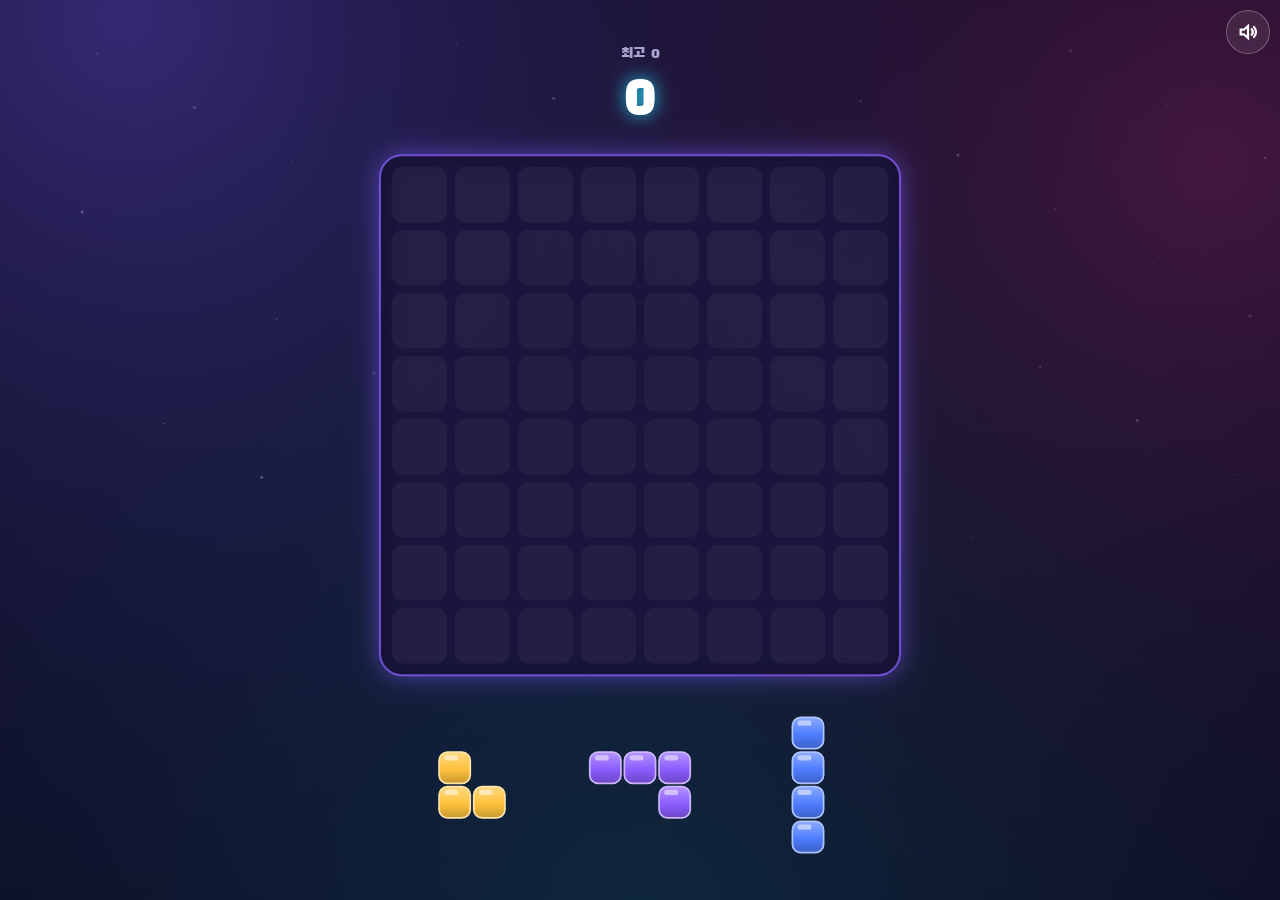
<file: games/block-pop/index.html>
<!doctype html>
<html lang="ko">
<head>
<meta charset="utf-8">
<meta name="viewport" content="width=device-width, initial-scale=1, maximum-scale=1, user-scalable=no, viewport-fit=cover">
<title>블록 팡팡</title>
<link rel="preconnect" href="https://fonts.googleapis.com">
<link rel="preconnect" href="https://fonts.gstatic.com" crossorigin>
<link rel="stylesheet" href="https://fonts.googleapis.com/css2?family=Black+Han+Sans&display=swap">
<style>
  html, body { margin: 0; height: 100%; background: #0B0A1F; overflow: hidden; touch-action: none; user-select: none; -webkit-user-select: none; -webkit-touch-callout: none; }
  canvas { display: block; width: 100vw; height: 100vh; height: 100dvh; }
  .ui { position: fixed; font-family: "Black Han Sans", sans-serif; color: #F4F2FF; }
  #sound { top: max(10px, env(safe-area-inset-top)); right: 10px; width: 44px; height: 44px; border-radius: 50%; border: 1px solid rgba(255,255,255,.28); background: rgba(255,255,255,.08); color: #fff; display: grid; place-items: center; padding: 0; cursor: pointer; }
  #over { inset: 0; display: none; place-items: center; background: rgba(5,4,16,.7); -webkit-backdrop-filter: blur(6px); backdrop-filter: blur(6px); }
  #over.on { display: grid; }
  .panel { width: min(84vw, 340px); background: rgba(24,21,56,.94); color: #F4F2FF; border: 1.5px solid rgba(123,92,255,.7); border-radius: 28px; box-shadow: 0 0 40px rgba(123,92,255,.45); padding: 24px 20px 20px; text-align: center; animation: pop .25s ease-out; }
  .panel h2 { margin: 0; font-weight: 400; font-size: 34px; }
  .panel .s { font-size: 54px; color: #fff; text-shadow: 0 0 18px rgba(34,225,255,.7); line-height: 1.1; margin: 8px 0 2px; }
  .panel .b { font-family: "Noto Sans KR", sans-serif; font-size: 14px; color: #A9A3D1; }
  .panel .new { display: inline-block; margin-top: 10px; background: #B8FF3D; color: #0B0A1F; border-radius: 999px; padding: 3px 12px; box-shadow: 0 0 16px rgba(184,255,61,.55); }
  .panel button { margin-top: 18px; width: 100%; min-height: 56px; border: 0; border-radius: 999px; background: linear-gradient(135deg, #7B5CFF, #FF3DA8); box-shadow: 0 0 22px rgba(255,61,168,.5); font: inherit; font-size: 21px; color: #fff; cursor: pointer; }
  .panel button:active { transform: scale(.97); }
  #msg { left: 50%; top: 38%; transform: translate(-50%, -50%); background: rgba(24,21,56,.92); border: 1.5px solid #22E1FF; border-radius: 999px; padding: 8px 20px; font-size: 20px; box-shadow: 0 0 24px rgba(34,225,255,.5); opacity: 0; transition: opacity .3s; pointer-events: none; white-space: nowrap; }
  #msg.on { opacity: 1; }
  @keyframes pop { from { transform: scale(.8); opacity: 0; } }
</style>
</head>
<body>
<canvas id="c" aria-label="블록 팡팡 게임 판"></canvas>
<button id="sound" class="ui" aria-label="소리 끄기"></button>
<div id="msg" class="ui" role="status"></div>
<div id="over" class="ui" role="dialog" aria-label="게임 결과">
  <div class="panel">
    <h2>더 놓을 곳이 없어요!</h2>
    <div class="s" id="finalScore">0</div>
    <div class="b" id="finalBest">최고 기록 0</div>
    <div id="newBest"></div>
    <button id="again">다시 하기</button>
  </div>
</div>
<script src="../../sdk/playground-sdk.js" data-game="block-pop"></script>
<script>
(() => {
  'use strict';
  const N = 8;
  const INK = 'rgba(6,4,20,.6)';
  const COLORS = ['#22E1FF', '#FF3DA8', '#B8FF3D', '#8B5CFF', '#FFC23D', '#FF7A3D', '#4D7CFF'];
  const SHAPES = [
    [[[0,0]], .6],
    [[[0,0],[0,1]], 1], [[[0,0],[1,0]], 1],
    [[[0,0],[0,1],[0,2]], 1], [[[0,0],[1,0],[2,0]], 1],
    [[[0,0],[0,1],[0,2],[0,3]], .9], [[[0,0],[1,0],[2,0],[3,0]], .9],
    [[[0,0],[0,1],[0,2],[0,3],[0,4]], .55], [[[0,0],[1,0],[2,0],[3,0],[4,0]], .55],
    [[[0,0],[0,1],[1,0],[1,1]], 1.2],
    [[[0,0],[0,1],[0,2],[1,0],[1,1],[1,2],[2,0],[2,1],[2,2]], .45],
    [[[0,0],[0,1],[0,2],[1,0],[1,1],[1,2]], .6], [[[0,0],[0,1],[1,0],[1,1],[2,0],[2,1]], .6],
    [[[0,0],[1,0],[1,1]], 1], [[[0,0],[0,1],[1,0]], 1], [[[0,0],[0,1],[1,1]], 1], [[[0,1],[1,0],[1,1]], 1],
    [[[0,0],[1,0],[2,0],[2,1]], .7], [[[0,0],[0,1],[0,2],[1,0]], .7], [[[0,0],[0,1],[1,1],[2,1]], .7], [[[0,2],[1,0],[1,1],[1,2]], .7],
    [[[0,1],[1,1],[2,1],[2,0]], .7], [[[0,0],[1,0],[1,1],[1,2]], .7], [[[0,0],[0,1],[1,0],[2,0]], .7], [[[0,0],[0,1],[0,2],[1,2]], .7],
    [[[0,0],[0,1],[0,2],[1,1]], .7], [[[0,1],[1,0],[1,1],[2,1]], .7], [[[0,1],[1,0],[1,1],[1,2]], .7], [[[0,0],[1,0],[1,1],[2,0]], .7],
    [[[0,1],[0,2],[1,0],[1,1]], .6], [[[0,0],[1,0],[1,1],[2,1]], .6], [[[0,0],[0,1],[1,1],[1,2]], .6], [[[0,1],[1,0],[1,1],[2,0]], .6],
    [[[0,0],[1,0],[2,0],[2,1],[2,2]], .5], [[[0,0],[0,1],[0,2],[1,0],[2,0]], .5], [[[0,0],[0,1],[0,2],[1,2],[2,2]], .5], [[[0,2],[1,2],[2,2],[2,1],[2,0]], .5],
  ];
  const TOTAL_W = SHAPES.reduce((s, x) => s + x[1], 0);

  const cv = document.getElementById('c');
  const ctx = cv.getContext('2d');
  let W = 0, H = 0, DPR = 1, L = {};

  // ---------- 상태 ----------
  let board, tray, score, best = 0, combo, miss, over = false, started = false;
  let drag = null;           // { i, x, y, lift, gr, gc, ok, lines }
  const fx = [];             // 이펙트 (지워지는 칸, 파편, 떠오르는 글자)
  let shownScore = 0;

  const empty = () => Array.from({ length: N }, () => Array(N).fill(0));
  function randShape() {
    let r = Math.random() * TOTAL_W;
    for (const [cells, w] of SHAPES) { if ((r -= w) <= 0) return cells; }
    return SHAPES[0][0];
  }
  const piece = () => ({ cells: randShape(), color: COLORS[Math.floor(Math.random() * COLORS.length)], used: false });
  const size = cells => ({ r: Math.max(...cells.map(c => c[0])) + 1, c: Math.max(...cells.map(c => c[1])) + 1 });
  function fits(b, cells, r0, c0) {
    for (const [r, c] of cells) {
      const rr = r0 + r, cc = c0 + c;
      if (rr < 0 || cc < 0 || rr >= N || cc >= N || b[rr][cc]) return false;
    }
    return true;
  }
  function fitsAnywhere(b, cells) {
    for (let r = 0; r < N; r++) for (let c = 0; c < N; c++) if (fits(b, cells, r, c)) return true;
    return false;
  }
  function newTray() {
    // 세 조각 중 최소 하나는 놓을 수 있게 (공정성)
    for (let t = 0; t < 30; t++) {
      const p = [piece(), piece(), piece()];
      if (p.some(x => fitsAnywhere(board, x.cells))) return p;
    }
    return [ { cells: [[0,0]], color: COLORS[0], used: false }, piece(), piece() ];
  }
  function fullLines(b) {
    const rows = [], cols = [];
    for (let i = 0; i < N; i++) {
      if (b[i].every(Boolean)) rows.push(i);
      if (b.every(row => row[i])) cols.push(i);
    }
    return { rows, cols };
  }

  function newGame() {
    board = empty(); score = 0; shownScore = 0; combo = 0; miss = 0; over = false; started = false;
    tray = newTray();
    document.getElementById('over').classList.remove('on');
    persist();
    PG.score(0);
  }
  function persist() {
    PG.save(over ? { best } : { board, tray, score, best, combo, miss });
  }

  // ---------- 소리 ----------
  let ac = null, muted = false;
  function beep(freq, dur = .08, type = 'square', vol = .05) {
    if (muted) return;
    try {
      ac = ac || new (window.AudioContext || window.webkitAudioContext)();
      const o = ac.createOscillator(), g = ac.createGain();
      o.type = type; o.frequency.value = freq;
      g.gain.setValueAtTime(vol, ac.currentTime);
      g.gain.exponentialRampToValueAtTime(.0001, ac.currentTime + dur);
      o.connect(g).connect(ac.destination); o.start(); o.stop(ac.currentTime + dur);
    } catch (e) {}
  }
  const soundBtn = document.getElementById('sound');
  const drawSoundIcon = () => {
    soundBtn.innerHTML = muted
      ? '<svg width="22" height="22" viewBox="0 0 24 24" fill="none" stroke="currentColor" stroke-width="2.4" stroke-linecap="round"><path d="M4 9.5h3.5L12 5.5v13l-4.5-4H4zM16 9.5l5 5M21 9.5l-5 5"/></svg>'
      : '<svg width="22" height="22" viewBox="0 0 24 24" fill="none" stroke="currentColor" stroke-width="2.4" stroke-linecap="round"><path d="M4 9.5h3.5L12 5.5v13l-4.5-4H4zM16 9a4.5 4.5 0 0 1 0 6M18.5 6.5a8 8 0 0 1 0 11"/></svg>';
    soundBtn.setAttribute('aria-label', muted ? '소리 켜기' : '소리 끄기');
  };
  soundBtn.addEventListener('click', () => { muted = !muted; drawSoundIcon(); });
  drawSoundIcon();

  // ---------- 화면 배치 ----------
  function layout() {
    DPR = Math.min(window.devicePixelRatio || 1, 2.5);
    W = window.innerWidth; H = window.innerHeight;
    cv.width = Math.round(W * DPR); cv.height = Math.round(H * DPR);
    ctx.setTransform(DPR, 0, 0, DPR, 0, 0);
    const top = Math.max(96, H * .16);
    const bs = Math.min(W * .92, (H - top) / 1.5, 560);
    const cell = bs / N;
    const trayH = Math.max(bs * .38, 110);
    const total = top + bs + 22 + trayH;
    const y0 = Math.max(0, (H - total) / 2);
    L = { top: y0 + top, bx: (W - bs) / 2, by: y0 + top, bs, cell, trayY: y0 + top + bs + 22, trayH, scoreY: y0 + top * .52 };
  }

  // ---------- 그리기 ----------
  function rr(x, y, w, h, r) {
    ctx.beginPath(); ctx.moveTo(x + r, y); ctx.arcTo(x + w, y, x + w, y + h, r); ctx.arcTo(x + w, y + h, x, y + h, r);
    ctx.arcTo(x, y + h, x, y, r); ctx.arcTo(x, y, x + w, y, r); ctx.closePath();
  }
  function shade(hex, k) {
    const n = parseInt(hex.slice(1), 16);
    const f = c => Math.max(0, Math.min(255, Math.round(k > 0 ? c + (255 - c) * k : c * (1 + k))));
    return `rgb(${f(n >> 16)},${f((n >> 8) & 255)},${f(n & 255)})`;
  }
  function block(x, y, s, color, alpha = 1) {
    const pad = Math.max(1, s * .05);
    ctx.globalAlpha = alpha;
    rr(x + pad, y + pad, s - pad * 2, s - pad * 2, s * .24);
    const g = ctx.createLinearGradient(0, y, 0, y + s);
    g.addColorStop(0, shade(color, .38)); g.addColorStop(.55, color); g.addColorStop(1, shade(color, -.25));
    ctx.fillStyle = g; ctx.fill();
    ctx.lineWidth = Math.max(1.2, s * .05); ctx.strokeStyle = shade(color, .55); ctx.stroke();
    ctx.fillStyle = 'rgba(255,255,255,.5)';
    rr(x + s * .2, y + s * .14, s * .4, s * .15, s * .075); ctx.fill();
    ctx.globalAlpha = 1;
  }
  let bgCanvas = null;
  function drawBg() {
    if (!bgCanvas || bgCanvas.width !== cv.width || bgCanvas.height !== cv.height) {
      bgCanvas = document.createElement('canvas'); bgCanvas.width = cv.width; bgCanvas.height = cv.height;
      const b = bgCanvas.getContext('2d'); b.scale(DPR, DPR);
      b.fillStyle = '#0B0A1F'; b.fillRect(0, 0, W, H);
      for (const [cx, cy, r, c] of [[W * .1, H * .02, W * .9, 'rgba(123,92,255,.38)'], [W * .95, H * .18, W * .75, 'rgba(255,61,168,.24)'], [W * .5, H * 1.05, W * .95, 'rgba(34,225,255,.14)']]) {
        const g = b.createRadialGradient(cx, cy, 0, cx, cy, r); g.addColorStop(0, c); g.addColorStop(1, 'rgba(11,10,31,0)');
        b.fillStyle = g; b.fillRect(0, 0, W, H);
      }
      b.fillStyle = 'rgba(255,255,255,.5)';
      for (let i = 0; i < 40; i++) { const x = (i * 97.3) % W, y = (i * 53.7) % (H * .6); b.globalAlpha = .15 + (i % 5) * .08; b.beginPath(); b.arc(x, y, (i % 3) * .5 + .6, 0, 7); b.fill(); }
      b.globalAlpha = 1;
    }
    ctx.drawImage(bgCanvas, 0, 0, W, H);
  }
  function drawScore() {
    shownScore += (score - shownScore) * .2;
    if (Math.abs(score - shownScore) < .5) shownScore = score;
    ctx.textAlign = 'center'; ctx.textBaseline = 'middle';
    ctx.fillStyle = '#A9A3D1'; ctx.font = `${Math.round(Math.min(15, W * .04))}px 'Black Han Sans', sans-serif`;
    ctx.fillText(`최고 ${best.toLocaleString('ko-KR')}`, W / 2, L.scoreY - Math.min(40, H * .055));
    ctx.fillStyle = '#FFFFFF'; ctx.font = `${Math.round(Math.min(54, W * .125))}px 'Black Han Sans', sans-serif`;
    ctx.shadowColor = 'rgba(34,225,255,.85)'; ctx.shadowBlur = 18;
    ctx.fillText(Math.round(shownScore).toLocaleString('ko-KR'), W / 2, L.scoreY + 4);
    ctx.shadowBlur = 0;
    if (combo >= 2) {
      const t = `${combo} 콤보!`;
      ctx.font = `${Math.round(Math.min(17, W * .043))}px 'Black Han Sans', sans-serif`;
      const w = ctx.measureText(t).width + 26, y = L.scoreY + Math.min(40, H * .055);
      ctx.save(); ctx.translate(W / 2, y); ctx.rotate(-.06);
      rr(-w / 2, -14, w, 28, 14); ctx.fillStyle = 'rgba(24,21,56,.9)'; ctx.fill(); ctx.shadowColor = '#FF7A3D'; ctx.shadowBlur = 12; ctx.lineWidth = 2; ctx.strokeStyle = '#FF7A3D'; ctx.stroke(); ctx.shadowBlur = 0;
      ctx.fillStyle = '#FFC23D'; ctx.fillText(t, 0, 1); ctx.restore();
    }
  }
  function drawBoard() {
    const { bx, by, bs, cell } = L;
    rr(bx - 8, by - 8, bs + 16, bs + 16, 22); ctx.fillStyle = 'rgba(16,14,40,.85)'; ctx.shadowColor = 'rgba(123,92,255,.7)'; ctx.shadowBlur = 26; ctx.fill(); ctx.shadowBlur = 0;
    ctx.lineWidth = 2; ctx.strokeStyle = 'rgba(139,92,255,.75)'; ctx.stroke();
    // 미리보기: 놓으면 지워질 줄
    const hl = new Set();
    if (drag?.ok) { drag.lines.rows.forEach(r => { for (let c = 0; c < N; c++) hl.add(r * N + c); }); drag.lines.cols.forEach(c => { for (let r = 0; r < N; r++) hl.add(r * N + c); }); }
    for (let r = 0; r < N; r++) for (let c = 0; c < N; c++) {
      const x = bx + c * cell, y = by + r * cell, v = board[r][c];
      if (v) block(x, y, cell, hl.has(r * N + c) ? drag.color : v);
      else { rr(x + cell * .06, y + cell * .06, cell * .88, cell * .88, cell * .18); ctx.fillStyle = 'rgba(255,255,255,.045)'; ctx.fill(); }
    }
    if (drag?.ok) {
      const p = tray[drag.i];
      for (const [r, c] of p.cells) block(bx + (drag.gc + c) * cell, by + (drag.gr + r) * cell, cell, p.color, .45);
      hl.forEach(k => { const r = Math.floor(k / N), c = k % N; if (!board[r][c]) block(bx + c * cell, by + r * cell, cell, drag.color, .25); });
    }
  }
  function slotRect(i) { const w = L.bs / 3; return { x: L.bx + i * w, y: L.trayY, w, h: L.trayH }; }
  function drawTray() {
    for (let i = 0; i < 3; i++) {
      const p = tray[i];
      if (!p || p.used || (drag && drag.i === i)) continue;
      const s = slotRect(i), sz = size(p.cells);
      const mini = Math.min(L.cell * .55, (s.w - 16) / Math.max(sz.c, 3), (s.h - 16) / Math.max(sz.r, 3));
      const ox = s.x + (s.w - sz.c * mini) / 2, oy = s.y + (s.h - sz.r * mini) / 2;
      const can = fitsAnywhere(board, p.cells);
      for (const [r, c] of p.cells) block(ox + c * mini, oy + r * mini, mini, can ? p.color : '#4A4670');
    }
    if (drag) {
      const p = tray[drag.i];
      const { x, y } = dragOrigin();
      for (const [r, c] of p.cells) block(x + c * L.cell, y + r * L.cell, L.cell, p.color, .95);
    }
  }
  function drawFx(now) {
    for (let i = fx.length - 1; i >= 0; i--) {
      const f = fx[i], k = (now - f.t0) / f.dur;
      if (k >= 1) { fx.splice(i, 1); continue; }
      if (f.kind === 'clear') {
        const s = L.cell * (1 - k * .9);
        block(L.bx + f.c * L.cell + (L.cell - s) / 2, L.by + f.r * L.cell + (L.cell - s) / 2, s, f.color, 1 - k * .3);
      } else if (f.kind === 'bit') {
        f.x += f.vx; f.y += f.vy; f.vy += .35;
        ctx.globalAlpha = 1 - k; ctx.fillStyle = f.color; ctx.fillRect(f.x, f.y, f.s, f.s); ctx.globalAlpha = 1;
      } else if (f.kind === 'pop') {
        const s = L.cell * (1 + .18 * Math.sin(k * Math.PI));
        block(L.bx + f.c * L.cell + (L.cell - s) / 2, L.by + f.r * L.cell + (L.cell - s) / 2, s, f.color);
      } else if (f.kind === 'text') {
        ctx.save(); ctx.globalAlpha = 1 - k * k;
        ctx.translate(f.x, f.y - k * 50); ctx.rotate(f.rot);
        ctx.font = `${f.size}px 'Black Han Sans', sans-serif`; ctx.textAlign = 'center'; ctx.textBaseline = 'middle';
        ctx.shadowColor = f.color; ctx.shadowBlur = 20; ctx.lineWidth = 5; ctx.strokeStyle = '#0B0A1F'; ctx.strokeText(f.text, 0, 0);
        ctx.fillStyle = f.color; ctx.fillText(f.text, 0, 0); ctx.restore();
      }
    }
  }
  function frame(now) {
    drawBg(); drawScore(); drawBoard(); drawFx(now); drawTray();
    requestAnimationFrame(frame);
  }

  // ---------- 드래그 ----------
  function dragOrigin() {
    const p = tray[drag.i], sz = size(p.cells);
    return { x: drag.x - (sz.c * L.cell) / 2, y: drag.y - sz.r * L.cell - drag.lift };
  }
  function updateSnap() {
    const p = tray[drag.i];
    const o = dragOrigin();
    const gc = Math.round((o.x - L.bx) / L.cell), gr = Math.round((o.y - L.by) / L.cell);
    drag.gr = gr; drag.gc = gc; drag.color = p.color;
    drag.ok = fits(board, p.cells, gr, gc);
    if (drag.ok) {
      const b = board.map(row => row.slice());
      for (const [r, c] of p.cells) b[gr + r][gc + c] = p.color;
      drag.lines = fullLines(b);
    }
  }
  const pos = e => { const r = cv.getBoundingClientRect(); return { x: e.clientX - r.left, y: e.clientY - r.top }; };
  cv.addEventListener('pointerdown', e => {
    if (over) return;
    const { x, y } = pos(e);
    for (let i = 0; i < 3; i++) {
      const s = slotRect(i);
      if (tray[i] && !tray[i].used && x >= s.x && x <= s.x + s.w && y >= s.y - 10 && y <= s.y + s.h + 30) {
        drag = { i, x, y, lift: e.pointerType === 'mouse' ? -size(tray[i].cells).r * L.cell / 2 : L.cell * 1.2, ok: false };
        cv.setPointerCapture(e.pointerId);
        updateSnap(); beep(520, .04, 'triangle', .04);
        return;
      }
    }
  });
  cv.addEventListener('pointermove', e => { if (!drag) return; const p = pos(e); drag.x = p.x; drag.y = p.y; updateSnap(); });
  const endDrag = () => {
    if (!drag) return;
    const d = drag; drag = null;
    if (d.ok) place(d.i, d.gr, d.gc);
  };
  cv.addEventListener('pointerup', endDrag);
  cv.addEventListener('pointercancel', () => { drag = null; });

  // ---------- 놓기 · 줄 지우기 ----------
  function place(i, gr, gc) {
    const p = tray[i];
    if (!started) { started = true; PG.gameStart(); }
    const now = performance.now();
    for (const [r, c] of p.cells) { board[gr + r][gc + c] = p.color; fx.push({ kind: 'pop', r: gr + r, c: gc + c, color: p.color, t0: now, dur: 180 }); }
    p.used = true;
    score += p.cells.length;
    beep(330, .06, 'triangle', .06);

    const { rows, cols } = fullLines(board);
    const n = rows.length + cols.length;
    if (n) {
      combo += 1; miss = 0;
      const gained = 10 * n * (n + 1) / 2 * Math.max(1, combo);
      score += gained;
      const cleared = new Set();
      rows.forEach(r => { for (let c = 0; c < N; c++) cleared.add(r * N + c); });
      cols.forEach(c => { for (let r = 0; r < N; r++) cleared.add(r * N + c); });
      cleared.forEach(k => {
        const r = Math.floor(k / N), c = k % N, color = board[r][c] || p.color;
        fx.push({ kind: 'clear', r, c, color, t0: now, dur: 260 });
        for (let j = 0; j < 3; j++) fx.push({ kind: 'bit', x: L.bx + (c + .5) * L.cell, y: L.by + (r + .5) * L.cell, vx: (Math.random() - .5) * 7, vy: -Math.random() * 6 - 1, s: L.cell * .18, color, t0: now, dur: 700 });
        board[r][c] = 0;
      });
      const label = n >= 4 ? '대박!' : n === 3 ? '트리플!' : n === 2 ? '더블!' : '팡!';
      fx.push({ kind: 'text', text: label, x: W / 2, y: L.by + L.bs * .45, size: Math.round(L.cell * .9), color: '#22E1FF', rot: -.08, t0: now, dur: 900 });
      fx.push({ kind: 'text', text: `+${gained}`, x: W / 2, y: L.by + L.bs * .58, size: Math.round(L.cell * .55), color: '#B8FF3D', rot: .05, t0: now, dur: 900 });
      if (board.every(row => row.every(v => !v))) {
        score += 300;
        fx.push({ kind: 'text', text: '퍼펙트! +300', x: W / 2, y: L.by + L.bs * .3, size: Math.round(L.cell * .7), color: '#FF3DA8', rot: .04, t0: now, dur: 1300 });
      }
      [523, 659, 784, 1047].slice(0, Math.min(4, n + 1)).forEach((f, j) => setTimeout(() => beep(f, .1, 'square', .05), j * 60));
      PG.vibrate(n > 1 ? [20, 30, 20] : 20);
    } else if (++miss >= 3) { combo = 0; }

    if (tray.every(t => t.used)) tray = newTray();
    if (score > best) best = score;
    PG.score(score);

    if (!tray.some(t => !t.used && fitsAnywhere(board, t.cells))) gameOver();
    else persist();
  }

  function gameOver() {
    over = true; started = false;
    const isNew = score > 0 && score >= best;
    persist();
    PG.gameOver(score);
    beep(220, .25, 'sawtooth', .05);
    setTimeout(() => {
      document.getElementById('finalScore').textContent = score.toLocaleString('ko-KR');
      document.getElementById('finalBest').textContent = `최고 기록 ${best.toLocaleString('ko-KR')}`;
      document.getElementById('newBest').innerHTML = isNew ? '<span class="new">최고 기록 달성!</span>' : '';
      document.getElementById('over').classList.add('on');
      document.getElementById('again').focus();
    }, 650);
  }
  document.getElementById('again').addEventListener('click', newGame);

  function say(text) {
    const m = document.getElementById('msg');
    m.textContent = text; m.classList.add('on');
    setTimeout(() => m.classList.remove('on'), 1600);
  }

  // ---------- 시작 ----------
  window.addEventListener('resize', layout);
  layout();
  board = empty(); tray = newTray(); score = 0; combo = 0; miss = 0;
  requestAnimationFrame(frame);
  PG.load().then(save => {
    if (save && typeof save.best === 'number') best = save.best;
    if (save && Array.isArray(save.board) && save.board.length === N && Array.isArray(save.tray)) {
      board = save.board; tray = save.tray; score = save.score || 0; shownScore = score; combo = save.combo || 0; miss = save.miss || 0;
      if (tray.every(t => t.used)) tray = newTray();
      if (!tray.some(t => !t.used && fitsAnywhere(board, t.cells))) newGame();
      else say('이어하기!');
    } else newGame();
    PG.score(score);
    PG.ready();
  });
})();
</script>
</body>
</html>
</file>
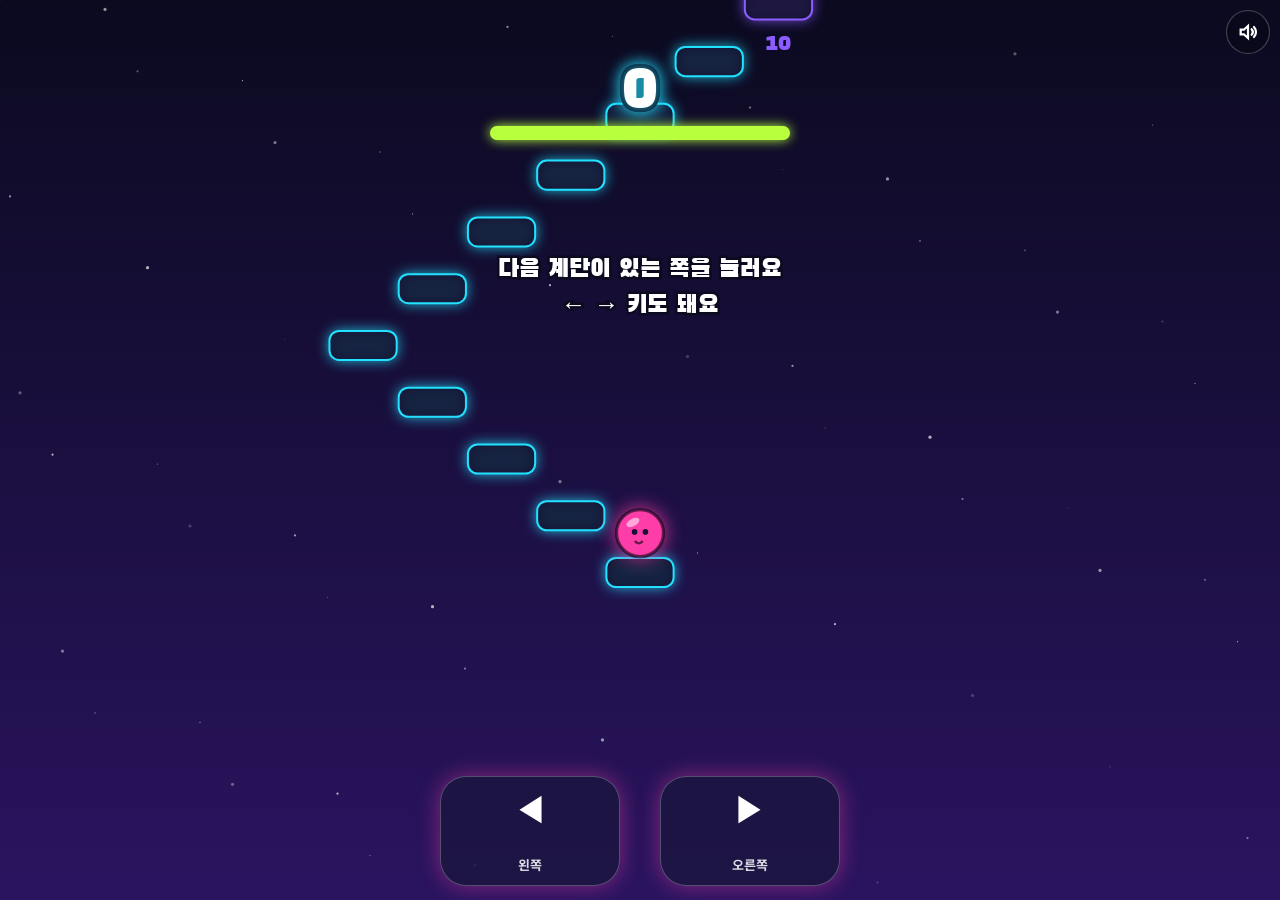
<file: games/endless-jump/index.html>
<!doctype html>
<html lang="ko">
<head>
<meta charset="utf-8">
<meta name="viewport" content="width=device-width, initial-scale=1, maximum-scale=1, user-scalable=no, viewport-fit=cover">
<title>무한 점프</title>
<link rel="preconnect" href="https://fonts.googleapis.com">
<link rel="preconnect" href="https://fonts.gstatic.com" crossorigin>
<link rel="stylesheet" href="https://fonts.googleapis.com/css2?family=Jua&family=Black+Han+Sans&family=Noto+Sans+KR:wght@700&display=swap">
<style>
  html, body { margin: 0; height: 100%; overflow: hidden; touch-action: none; user-select: none; -webkit-user-select: none; -webkit-touch-callout: none; background: var(--bg); }
  canvas { display: block; width: 100vw; height: 100vh; height: 100dvh; }
  .ui { position: fixed; font-family: var(--font); }
  #sound { top: max(10px, env(safe-area-inset-top)); right: 10px; width: 44px; height: 44px; border-radius: 50%; border: var(--btn-border); background: rgba(0,0,0,.18); color: #fff; display: grid; place-items: center; padding: 0; cursor: pointer; z-index: 2; }
  .pad { bottom: max(14px, env(safe-area-inset-bottom)); width: min(42vw, 180px); height: min(17vh, 110px); border: var(--btn-border); border-radius: 26px; background: var(--pad); color: var(--pad-text); box-shadow: var(--btn-shadow); font-size: 34px; display: grid; place-items: center; cursor: pointer; z-index: 2; padding: 0; }
  .pad small { display: block; font-size: 13px; font-family: "Noto Sans KR", sans-serif; font-weight: 700; opacity: .85; }
  .pad:active, .pad.hit { transform: translateY(3px) scale(.97); }
  #left { left: max(12px, calc(50vw - 200px)); } #right { right: max(12px, calc(50vw - 200px)); }
  #over { inset: 0; display: none; place-items: center; background: var(--scrim); z-index: 3; }
  #over.on { display: grid; }
  .panel { width: min(84vw, 340px); background: var(--panel); color: var(--panel-text); border: var(--panel-border); border-radius: 26px; box-shadow: var(--panel-shadow); padding: 24px 20px 20px; text-align: center; animation: pop .25s ease-out; }
  .panel h2 { margin: 0; font-weight: 400; font-size: 30px; }
  .panel .s { font-size: 56px; color: var(--accent2); line-height: 1.1; margin: 8px 0 2px; }
  .panel .b { font-family: "Noto Sans KR", sans-serif; font-weight: 700; font-size: 14px; color: var(--muted); }
  .panel .new { display: inline-block; margin-top: 8px; padding: 2px 12px; border-radius: 999px; background: var(--good); color: #1A1033; }
  .panel button { margin-top: 18px; width: 100%; min-height: 56px; border: var(--btn-border); border-radius: var(--btn-radius); background: var(--btn); box-shadow: var(--btn-shadow); font: inherit; font-size: 21px; color: var(--btn-text); cursor: pointer; }
  @keyframes pop { from { transform: scale(.85); opacity: 0; } }
</style>
</head>
<body>
<canvas id="c" aria-label="무한 점프 — 다음 계단이 있는 쪽 버튼을 눌러 올라가요"></canvas>
<button id="sound" class="ui" aria-label="소리 끄기"></button>
<button id="left" class="ui pad" aria-label="왼쪽 위로 점프">◀<small>왼쪽</small></button>
<button id="right" class="ui pad" aria-label="오른쪽 위로 점프">▶<small>오른쪽</small></button>
<div id="over" class="ui" role="dialog" aria-label="게임 결과">
  <div class="panel">
    <h2 id="overTitle">으앗, 떨어졌어요!</h2>
    <div class="s" id="finalScore">0</div>
    <div class="b" id="finalBest">최고 기록 0계단</div>
    <div id="newBest"></div>
    <button id="again">다시 오르기</button>
  </div>
</div>
<script src="../../sdk/playground-sdk.js" data-game="endless-jump"></script>
<script>
(() => {
  'use strict';
  // ---------- 테마 (1안 candy / 2안 neon) ----------
  const THEME_NAME = 'neon';
  const THEMES = {
    candy: {
      font: 'Jua', neon: false, ink: '#1A1033', sky: ['#B9A3FF', '#F3EEFF'], step: ['#FFD23F', '#FF8C42', '#2EE6A6', '#4CC9F0', '#FF5DA2'],
      ball: '#FF5DA2', bar: '#2EE6A6', barLow: '#FF5DA2', text: '#FFFFFF',
      css: { '--bg': '#B9A3FF', '--font': 'Jua, sans-serif', '--scrim': 'rgba(26,16,51,.6)', '--panel': '#fff', '--panel-text': '#1A1033', '--panel-border': '3px solid #1A1033',
        '--panel-shadow': '0 6px 0 #1A1033', '--accent2': '#6C4CF5', '--muted': '#5A4F7A', '--good': '#2EE6A6', '--btn': '#FFD23F', '--btn-text': '#1A1033', '--btn-border': '3px solid #1A1033',
        '--btn-radius': '18px', '--btn-shadow': '0 5px 0 #1A1033', '--pad': '#FFFFFF', '--pad-text': '#1A1033' },
    },
    neon: {
      font: 'Black Han Sans', neon: true, ink: 'rgba(6,4,20,.6)', sky: ['#0B0A1F', '#2A1460'], step: ['#22E1FF', '#8B5CFF', '#FF3DA8', '#B8FF3D', '#FFC23D'],
      ball: '#FF3DA8', bar: '#B8FF3D', barLow: '#FF3DA8', text: '#FFFFFF',
      css: { '--bg': '#0B0A1F', '--font': '"Black Han Sans", sans-serif', '--scrim': 'rgba(5,4,16,.7)', '--panel': 'rgba(24,21,56,.94)', '--panel-text': '#F4F2FF', '--panel-border': '1.5px solid rgba(123,92,255,.7)',
        '--panel-shadow': '0 0 40px rgba(123,92,255,.45)', '--accent2': '#FFFFFF', '--muted': '#A9A3D1', '--good': '#B8FF3D', '--btn': 'linear-gradient(135deg,#7B5CFF,#FF3DA8)', '--btn-text': '#fff',
        '--btn-border': '1px solid rgba(255,255,255,.25)', '--btn-radius': '999px', '--btn-shadow': '0 0 22px rgba(255,61,168,.45)', '--pad': 'rgba(26,22,60,.75)', '--pad-text': '#fff' },
    },
  };
  const T = THEMES[THEME_NAME];
  Object.entries(T.css).forEach(([k, v]) => document.documentElement.style.setProperty(k, v));
  const FONT = `'${T.font}', sans-serif`;

  // ---------- 규칙 ----------
  // 계단 i 의 가로 위치 xs[i] (칸 단위). 다음 계단은 왼쪽(-1) 또는 오른쪽(+1) 한 칸 위.
  const MAX_TIME = 1, GAIN = .14;
  const drain = n => .16 + Math.min(.55, n * .006);   // 초당 줄어드는 양 — 올라갈수록 빨라짐
  const cv = document.getElementById('c');
  const ctx = cv.getContext('2d');
  let W = 0, H = 0, DPR = 1, S = 40;                  // S = 계단 한 칸 크기(px)
  let xs, at, timeLeft, score, best = 0, state = 'ready', started = false;
  let px = 0, py = 0, camX = 0, camY = 0, hop = 0, fall = 0, facing = 1, lastT = performance.now();

  function makeStairs(from, n) {
    let dir = Math.random() < .5 ? -1 : 1;
    for (let i = 0; i < n; i++) {
      // 같은 방향으로 1~5칸 이어지다 꺾인다 → 지그재그
      if (xs.length > 1 && Math.random() < .32) dir = -dir;
      xs.push(xs[xs.length - 1] + dir);
    }
  }
  function reset() {
    xs = [0]; makeStairs(0, 60);
    at = 0; timeLeft = MAX_TIME; score = 0; state = 'ready'; hop = 0; fall = 0; facing = xs[1] > xs[0] ? 1 : -1;
    px = 0; py = 0; camX = 0; camY = 0;
    document.getElementById('over').classList.remove('on');
    PG.score(0);
  }
  function jump(dir) {
    if (state === 'dead') return;
    if (state === 'ready') { state = 'play'; if (!started) { started = true; PG.gameStart(); } }
    facing = dir;
    const next = xs[at + 1];
    if (next - xs[at] !== dir) {               // 계단이 없는 쪽 → 떨어짐
      px = xs[at] + dir; py = at + 1; hop = 1;
      return die('miss');
    }
    at++; score++; hop = 1;
    timeLeft = Math.min(MAX_TIME, timeLeft + GAIN);
    if (xs.length - at < 30) makeStairs(xs.length, 40);
    PG.score(score);
    beep(500 + (score % 8) * 45, .05, 'triangle', .045);
    if (score % 50 === 0) { beep(1047, .15, 'square', .05); PG.vibrate(20); }
  }
  function die(why) {
    if (state === 'dead') return;
    state = 'dead'; fall = .001;
    beep(180, .35, 'sawtooth', .05); PG.vibrate(40);
    const isNew = score > best; if (isNew) best = score;
    PG.save({ best }); PG.gameOver(score); started = false;
    setTimeout(() => {
      document.getElementById('overTitle').textContent = why === 'time' ? '시간이 다 됐어요!' : '으앗, 떨어졌어요!';
      document.getElementById('finalScore').textContent = `${score}계단`;
      document.getElementById('finalBest').textContent = `최고 기록 ${best}계단`;
      document.getElementById('newBest').innerHTML = isNew && score > 0 ? '<span class="new">최고 기록 달성!</span>' : '';
      document.getElementById('over').classList.add('on');
      document.getElementById('again').focus();
    }, 800);
  }

  function update(dt) {
    if (state === 'play') {
      timeLeft -= drain(score) * dt;
      if (timeLeft <= 0) { timeLeft = 0; die('time'); }
    }
    if (state !== 'dead' || fall === 0) { px += (xs[at] - px) * Math.min(1, dt * 18); py += (at - py) * Math.min(1, dt * 18); }
    if (fall > 0) fall += dt * 1.6;
    hop = Math.max(0, hop - dt * 6);
    camX += (px - camX) * Math.min(1, dt * 6); camY += (py - camY) * Math.min(1, dt * 6);
  }

  // ---------- 그리기 ----------
  function layout() {
    DPR = Math.min(window.devicePixelRatio || 1, 2.5);
    W = window.innerWidth; H = window.innerHeight;
    cv.width = Math.round(W * DPR); cv.height = Math.round(H * DPR);
    ctx.setTransform(DPR, 0, 0, DPR, 0, 0);
    S = Math.max(26, Math.min(W / 7.5, H / 13));
    bg = null;
  }
  function rr(x, y, w, h, r) { ctx.beginPath(); ctx.moveTo(x + r, y); ctx.arcTo(x + w, y, x + w, y + h, r); ctx.arcTo(x + w, y + h, x, y + h, r); ctx.arcTo(x, y + h, x, y, r); ctx.arcTo(x, y, x + w, y, r); ctx.closePath(); }
  let bg = null;
  function drawBg() {
    if (!bg) {
      bg = document.createElement('canvas'); bg.width = cv.width; bg.height = cv.height;
      const b = bg.getContext('2d'); b.scale(DPR, DPR);
      const g = b.createLinearGradient(0, 0, 0, H); g.addColorStop(0, T.sky[0]); g.addColorStop(1, T.sky[1]); b.fillStyle = g; b.fillRect(0, 0, W, H);
      b.fillStyle = T.neon ? '#fff' : 'rgba(255,255,255,.55)';
      for (let i = 0; i < 60; i++) { b.globalAlpha = T.neon ? .2 + (i % 5) * .12 : .5; b.beginPath(); b.arc((i * 137.5) % W, (i * 71.3) % H, T.neon ? (i % 3) * .5 + .6 : 1.6, 0, 7); b.fill(); }
      b.globalAlpha = 1;
    }
    ctx.drawImage(bg, 0, 0, W, H);
  }
  // 칸 좌표 → 화면 좌표 (내 캐릭터가 화면 가운데 아래쪽 1/3 지점)
  const sx = x => W / 2 + (x - camX) * S;
  const sy = y => H * .62 - (y - camY) * S * .82;
  function stair(i) {
    const x = sx(xs[i]) - S * .5, y = sy(i), w = S, h = S * .42;
    if (y < -S || y > H + S) return;
    const c = T.step[Math.floor(i / 10) % T.step.length];
    if (T.neon) { ctx.shadowColor = c; ctx.shadowBlur = 14; }
    rr(x + 1, y, w - 2, h, S * .14);
    ctx.fillStyle = T.neon ? 'rgba(20,18,48,.9)' : c; ctx.fill();
    ctx.shadowBlur = 0;
    ctx.lineWidth = T.neon ? 2 : 3; ctx.strokeStyle = T.neon ? c : T.ink; ctx.stroke();
    if (!T.neon) { ctx.fillStyle = 'rgba(255,255,255,.45)'; rr(x + w * .14, y + h * .2, w * .4, h * .22, h * .1); ctx.fill(); }
    if (i % 10 === 0 && i > 0) { ctx.font = `${Math.round(S * .32)}px ${FONT}`; ctx.textAlign = 'center'; ctx.fillStyle = T.neon ? c : T.ink; ctx.fillText(String(i), x + w / 2, y + h + S * .35); }
  }
  function ball() {
    const lift = Math.sin(hop * Math.PI) * S * .45;
    const x = sx(px), y = sy(py) - S * .36 - lift + (fall > 0 ? fall * fall * H * .6 : 0), r = S * .34;
    ctx.save(); ctx.translate(x, y); ctx.rotate(fall > 0 ? fall * 6 * facing : 0);
    ctx.scale(1 + (hop > .8 ? .12 : 0), 1 - (hop > .8 ? .12 : 0));
    if (T.neon) { ctx.shadowColor = T.ball; ctx.shadowBlur = 20; }
    ctx.beginPath(); ctx.arc(0, 0, r, 0, 7); ctx.fillStyle = T.ball; ctx.fill(); ctx.shadowBlur = 0;
    ctx.lineWidth = Math.max(2, r * .14); ctx.strokeStyle = T.ink; ctx.stroke();
    ctx.fillStyle = 'rgba(255,255,255,.55)'; ctx.beginPath(); ctx.ellipse(-r * .3, -r * .45, r * .3, r * .16, -.5, 0, 7); ctx.fill();
    // 눈 (바라보는 방향)
    for (const e of [-.18, .28]) { ctx.beginPath(); ctx.arc(facing * (r * .05) + e * r, -r * .05, r * .12, 0, 7); ctx.fillStyle = '#1A1033'; ctx.fill(); }
    ctx.beginPath(); ctx.arc(facing * r * .1 + r * .05, r * .25, r * .18, .15 * Math.PI, .85 * Math.PI); ctx.lineWidth = Math.max(1.5, r * .1); ctx.stroke();
    ctx.restore();
  }
  function hud() {
    ctx.textAlign = 'center'; ctx.textBaseline = 'middle';
    const s = Math.round(Math.min(60, H * .08));
    ctx.font = `${s}px ${FONT}`;
    if (T.neon) { ctx.shadowColor = 'rgba(34,225,255,.9)'; ctx.shadowBlur = 16; }
    ctx.lineWidth = Math.max(4, s * .14); ctx.strokeStyle = T.neon ? '#0B0A1F' : T.ink;
    const y = Math.max(54, H * .1);
    ctx.strokeText(String(score), W / 2, y); ctx.fillStyle = T.text; ctx.fillText(String(score), W / 2, y); ctx.shadowBlur = 0;
    // 시간 막대
    const bw = Math.min(W * .62, 300), bx = (W - bw) / 2, by = y + s * .6;
    rr(bx, by, bw, 14, 7); ctx.fillStyle = T.neon ? 'rgba(255,255,255,.12)' : 'rgba(26,16,51,.25)'; ctx.fill();
    const k = timeLeft / MAX_TIME;
    if (k > 0) { rr(bx, by, Math.max(14, bw * k), 14, 7); ctx.fillStyle = k < .3 ? T.barLow : T.bar; if (T.neon) { ctx.shadowColor = ctx.fillStyle; ctx.shadowBlur = 12; } ctx.fill(); ctx.shadowBlur = 0; }
    if (!T.neon) { rr(bx, by, bw, 14, 7); ctx.lineWidth = 2.5; ctx.strokeStyle = T.ink; ctx.stroke(); }
    if (state === 'ready') {
      ctx.font = `${Math.round(s * .42)}px ${FONT}`; ctx.lineWidth = 5;
      const t1 = '다음 계단이 있는 쪽을 눌러요', t2 = best ? `최고 ${best}계단` : '← → 키도 돼요';
      for (const [t, yy] of [[t1, H * .3], [t2, H * .3 + s * .6]]) { ctx.strokeText(t, W / 2, yy); ctx.fillStyle = '#fff'; ctx.fillText(t, W / 2, yy); }
    }
  }
  function frame(now) {
    const dt = Math.min(.05, (now - lastT) / 1000); lastT = now;
    update(dt);
    drawBg();
    const first = Math.max(0, at - 14), last = Math.min(xs.length - 1, at + 20);
    for (let i = last; i >= first; i--) stair(i);
    ball(); hud();
    requestAnimationFrame(frame);
  }

  // ---------- 입력 ----------
  const press = (dir, el) => { el?.classList.add('hit'); setTimeout(() => el?.classList.remove('hit'), 90); jump(dir); };
  const L = document.getElementById('left'), R = document.getElementById('right');
  L.addEventListener('pointerdown', e => { e.preventDefault(); press(-1, L); });
  R.addEventListener('pointerdown', e => { e.preventDefault(); press(1, R); });
  cv.addEventListener('pointerdown', e => press(e.clientX < W / 2 ? -1 : 1));
  window.addEventListener('keydown', e => {
    if (e.repeat) return;
    if (e.key === 'ArrowLeft' || e.key === 'a') { e.preventDefault(); press(-1, L); }
    else if (e.key === 'ArrowRight' || e.key === 'd') { e.preventDefault(); press(1, R); }
    else if ((e.key === ' ' || e.key === 'Enter') && state === 'dead') reset();
  });
  document.getElementById('again').addEventListener('click', reset);

  // ---------- 소리 ----------
  let ac = null, muted = false;
  function beep(freq, dur = .08, type = 'square', vol = .05) {
    if (muted) return;
    try {
      ac = ac || new (window.AudioContext || window.webkitAudioContext)();
      const o = ac.createOscillator(), g = ac.createGain();
      o.type = type; o.frequency.value = freq;
      g.gain.setValueAtTime(vol, ac.currentTime); g.gain.exponentialRampToValueAtTime(.0001, ac.currentTime + dur);
      o.connect(g).connect(ac.destination); o.start(); o.stop(ac.currentTime + dur);
    } catch (e) {}
  }
  const soundBtn = document.getElementById('sound');
  const drawSoundIcon = () => {
    soundBtn.innerHTML = muted
      ? '<svg width="22" height="22" viewBox="0 0 24 24" fill="none" stroke="currentColor" stroke-width="2.4" stroke-linecap="round"><path d="M4 9.5h3.5L12 5.5v13l-4.5-4H4zM16 9.5l5 5M21 9.5l-5 5"/></svg>'
      : '<svg width="22" height="22" viewBox="0 0 24 24" fill="none" stroke="currentColor" stroke-width="2.4" stroke-linecap="round"><path d="M4 9.5h3.5L12 5.5v13l-4.5-4H4zM16 9a4.5 4.5 0 0 1 0 6M18.5 6.5a8 8 0 0 1 0 11"/></svg>';
    soundBtn.setAttribute('aria-label', muted ? '소리 켜기' : '소리 끄기');
  };
  soundBtn.addEventListener('pointerdown', e => e.stopPropagation());
  soundBtn.addEventListener('click', () => { muted = !muted; drawSoundIcon(); });
  drawSoundIcon();

  // ---------- 시작 ----------
  window.addEventListener('resize', layout);
  layout(); reset();
  requestAnimationFrame(frame);
  PG.load().then(save => { if (save && typeof save.best === 'number') best = save.best; PG.ready(); });
  window.__jump = { get state() { return state; }, get score() { return score; }, get next() { return xs[at + 1] - xs[at]; }, jump, get time() { return timeLeft; } };
})();
</script>
</body>
</html>
</file>
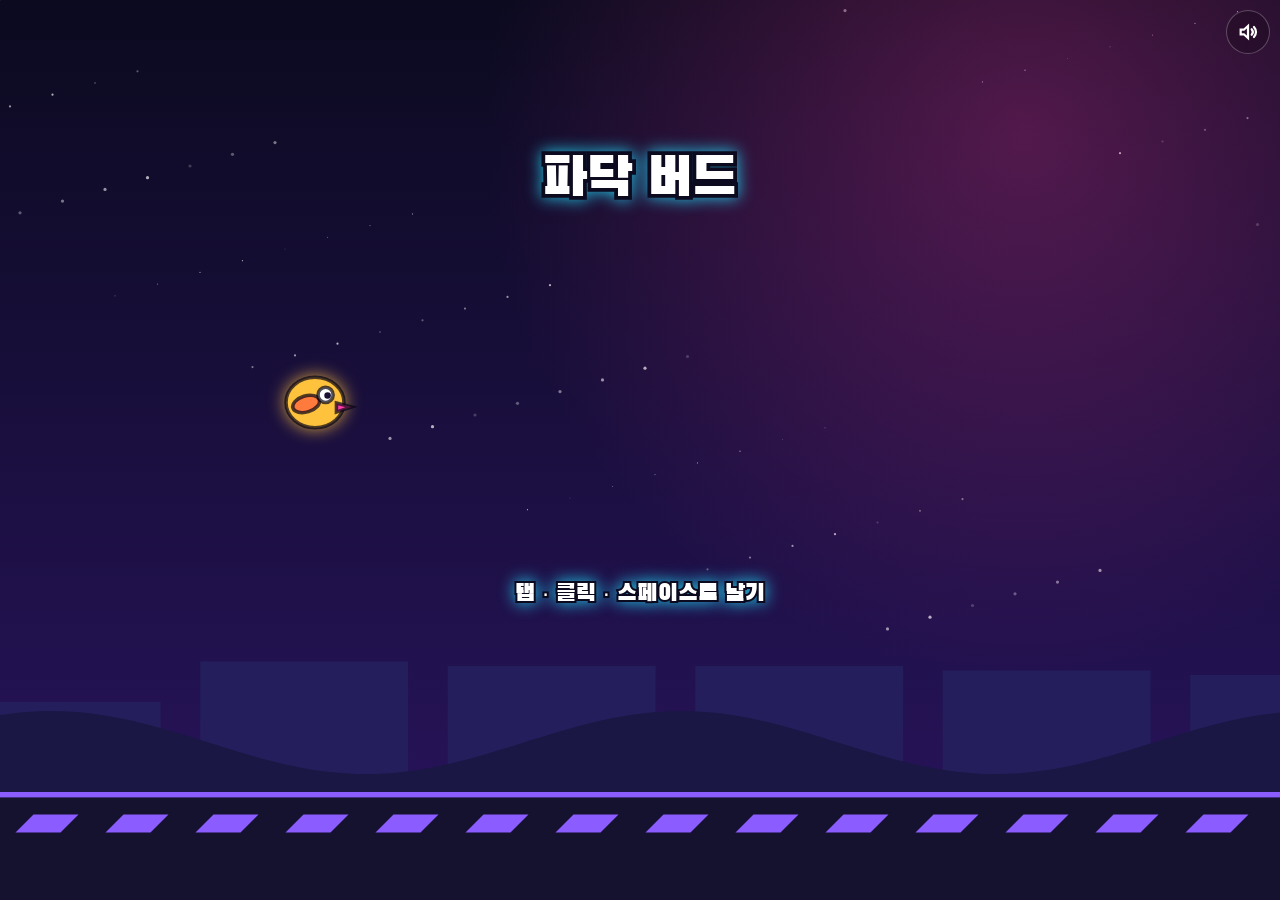
<file: games/flap-bird/index.html>
<!doctype html>
<html lang="ko">
<head>
<meta charset="utf-8">
<meta name="viewport" content="width=device-width, initial-scale=1, maximum-scale=1, user-scalable=no, viewport-fit=cover">
<title>파닥 버드</title>
<link rel="preconnect" href="https://fonts.googleapis.com">
<link rel="preconnect" href="https://fonts.gstatic.com" crossorigin>
<link rel="stylesheet" href="https://fonts.googleapis.com/css2?family=Jua&family=Black+Han+Sans&family=Noto+Sans+KR:wght@700&display=swap">
<style>
  html, body { margin: 0; height: 100%; overflow: hidden; touch-action: none; user-select: none; -webkit-user-select: none; -webkit-touch-callout: none; background: var(--bg); }
  canvas { display: block; width: 100vw; height: 100vh; height: 100dvh; }
  .ui { position: fixed; font-family: var(--font); }
  #sound { top: max(10px, env(safe-area-inset-top)); right: 10px; width: 44px; height: 44px; border-radius: 50%; border: var(--btn-border); background: rgba(0,0,0,.18); color: #fff; display: grid; place-items: center; padding: 0; cursor: pointer; z-index: 2; }
  #over { inset: 0; display: none; place-items: center; background: var(--scrim); z-index: 3; }
  #over.on { display: grid; }
  .panel { width: min(84vw, 340px); background: var(--panel); color: var(--panel-text); border: var(--panel-border); border-radius: 26px; box-shadow: var(--panel-shadow); padding: 24px 20px 20px; text-align: center; animation: pop .25s ease-out; }
  .panel h2 { margin: 0; font-weight: 400; font-size: 30px; }
  .panel .s { font-size: 56px; color: var(--accent2); line-height: 1.1; margin: 8px 0 2px; }
  .panel .b { font-family: "Noto Sans KR", sans-serif; font-weight: 700; font-size: 14px; color: var(--muted); }
  .panel .new { display: inline-block; margin-top: 8px; padding: 2px 12px; border-radius: 999px; background: var(--good); color: #1A1033; }
  .panel button { margin-top: 18px; width: 100%; min-height: 56px; border: var(--btn-border); border-radius: var(--btn-radius); background: var(--btn); box-shadow: var(--btn-shadow); font: inherit; font-size: 21px; color: var(--btn-text); cursor: pointer; }
  .panel button:active { transform: translateY(2px) scale(.98); }
  @keyframes pop { from { transform: scale(.85); opacity: 0; } }
</style>
</head>
<body>
<canvas id="c" aria-label="파닥 버드 게임 화면 — 탭하거나 스페이스를 누르면 날아올라요"></canvas>
<button id="sound" class="ui" aria-label="소리 끄기"></button>
<div id="over" class="ui" role="dialog" aria-label="게임 결과">
  <div class="panel">
    <h2>쿵! 부딪혔어요</h2>
    <div class="s" id="finalScore">0</div>
    <div class="b" id="finalBest">최고 기록 0</div>
    <div id="newBest"></div>
    <button id="again">다시 날기</button>
  </div>
</div>
<script src="../../sdk/playground-sdk.js" data-game="flap-bird"></script>
<script>
(() => {
  'use strict';
  // ---------- 테마 (1안 candy / 2안 neon) ----------
  const THEME_NAME = 'neon';
  const THEMES = {
    candy: {
      font: 'Jua', neon: false, ink: '#1A1033',
      sky: ['#4CC9F0', '#9BE3FF'], hill: '#2EE6A6', hill2: '#7CF0C8', ground: '#FFD23F', ground2: '#FF8C42',
      pipe: '#2EE6A6', pipeDark: '#18B985', bird: '#FFD23F', wing: '#FF8C42', beak: '#FF5DA2', cloud: '#FFFFFF', score: '#FFFFFF',
      css: { '--bg': '#4CC9F0', '--font': 'Jua, sans-serif', '--scrim': 'rgba(26,16,51,.6)', '--panel': '#fff', '--panel-text': '#1A1033', '--panel-border': '3px solid #1A1033',
        '--panel-shadow': '0 6px 0 #1A1033', '--accent2': '#6C4CF5', '--muted': '#5A4F7A', '--good': '#2EE6A6', '--btn': '#FFD23F', '--btn-text': '#1A1033', '--btn-border': '3px solid #1A1033',
        '--btn-radius': '18px', '--btn-shadow': '0 4px 0 #1A1033' },
    },
    neon: {
      font: 'Black Han Sans', neon: true, ink: 'rgba(6,4,20,.7)',
      sky: ['#0B0A1F', '#2A1460'], hill: '#1A1745', hill2: '#241F5C', ground: '#14122E', ground2: '#8B5CFF',
      pipe: '#22E1FF', pipeDark: '#0E8FB8', bird: '#FFC23D', wing: '#FF7A3D', beak: '#FF3DA8', cloud: 'rgba(255,255,255,.7)', score: '#FFFFFF',
      css: { '--bg': '#0B0A1F', '--font': '"Black Han Sans", sans-serif', '--scrim': 'rgba(5,4,16,.7)', '--panel': 'rgba(24,21,56,.94)', '--panel-text': '#F4F2FF', '--panel-border': '1.5px solid rgba(123,92,255,.7)',
        '--panel-shadow': '0 0 40px rgba(123,92,255,.45)', '--accent2': '#FFFFFF', '--muted': '#A9A3D1', '--good': '#B8FF3D', '--btn': 'linear-gradient(135deg,#7B5CFF,#FF3DA8)', '--btn-text': '#fff',
        '--btn-border': '1px solid rgba(255,255,255,.25)', '--btn-radius': '999px', '--btn-shadow': '0 0 22px rgba(255,61,168,.5)' },
    },
  };
  const T = THEMES[THEME_NAME];
  Object.entries(T.css).forEach(([k, v]) => document.documentElement.style.setProperty(k, v));
  const FONT = `'${T.font}', sans-serif`;

  // ---------- 세계 (높이 H 기준 비율 → 세로·가로 화면 모두 같은 난이도) ----------
  const cv = document.getElementById('c');
  const ctx = cv.getContext('2d');
  let W = 0, H = 0, DPR = 1, U = 1, groundY = 0;
  const G = 2.6, FLAP = -0.78, SPEED = 0.36, GAP = 0.27, SPACING = 0.62, PIPE_W = 0.13; // 단위: 높이 H 배수 / 초
  let state = 'ready';                 // ready → play → dead
  let bird, pipes, score = 0, best = 0, scroll = 0, deadAt = 0, started = false, flashT = 0;

  function layout() {
    DPR = Math.min(window.devicePixelRatio || 1, 2.5);
    W = window.innerWidth; H = window.innerHeight;
    cv.width = Math.round(W * DPR); cv.height = Math.round(H * DPR);
    ctx.setTransform(DPR, 0, 0, DPR, 0, 0);
    U = H;                                     // 1 단위 = 화면 높이
    groundY = H * .88;
    bgCache = null;
  }
  function reset() {
    bird = { x: Math.min(W * .3, H * .35), y: H * .45, vy: 0, r: H * .028, flap: 0 };
    pipes = []; score = 0; scroll = 0; state = 'ready';
    document.getElementById('over').classList.remove('on');
    PG.score(0);
  }
  function spawnPipe(x) {
    const top = H * .12, bottom = groundY - H * .1;
    const gap = GAP * U, cy = top + gap / 2 + Math.random() * (bottom - top - gap);
    pipes.push({ x, cy, gap, passed: false });
  }
  function flap() {
    if (state === 'dead') return;
    if (state === 'ready') {
      state = 'play';
      if (!started) { started = true; PG.gameStart(); }
      for (let i = 0; i < 6; i++) spawnPipe(W + H * .3 + i * SPACING * U);
    }
    bird.vy = FLAP * U; bird.flap = 1;
    beep(620, .06, 'triangle', .04);
  }
  function die() {
    if (state === 'dead') return;
    state = 'dead'; deadAt = performance.now(); flashT = 1;
    beep(160, .3, 'sawtooth', .06); PG.vibrate(40);
    const isNew = score > best;
    if (isNew) best = score;
    PG.save({ best });
    PG.gameOver(score);
    started = false;
    setTimeout(() => {
      document.getElementById('finalScore').textContent = score;
      document.getElementById('finalBest').textContent = `최고 기록 ${best}`;
      document.getElementById('newBest').innerHTML = isNew && score > 0 ? '<span class="new">최고 기록 달성!</span>' : '';
      document.getElementById('over').classList.add('on');
      document.getElementById('again').focus();
    }, 700);
  }

  function update(dt) {
    if (state === 'ready') { bird.y = H * .45 + Math.sin(performance.now() / 260) * H * .012; scroll += SPEED * U * dt * .6; return; }
    bird.vy += G * U * dt;
    bird.y += bird.vy * dt;
    bird.flap = Math.max(0, bird.flap - dt * 4);
    if (state === 'play') {
      const dx = SPEED * U * dt;
      scroll += dx;
      for (const p of pipes) {
        p.x -= dx;
        if (!p.passed && p.x + PIPE_W * U / 2 < bird.x) { p.passed = true; score++; PG.score(score); beep(880, .07, 'square', .04); }
      }
      if (pipes.length && pipes[0].x < -PIPE_W * U) { pipes.shift(); spawnPipe(pipes[pipes.length - 1].x + SPACING * U); }
      // 충돌 (원 vs 사각형)
      const r = bird.r * .82, pw = PIPE_W * U / 2;
      for (const p of pipes) {
        if (Math.abs(p.x - bird.x) > pw + r) continue;
        const inGap = bird.y - r > p.cy - p.gap / 2 && bird.y + r < p.cy + p.gap / 2;
        if (!inGap) { die(); break; }
      }
      if (bird.y - r < 0) { bird.y = r; bird.vy = 0; }
    }
    if (bird.y + bird.r > groundY) { bird.y = groundY - bird.r; bird.vy = 0; die(); }
  }

  // ---------- 그리기 ----------
  let bgCache = null;
  function drawSky() {
    if (!bgCache) {
      bgCache = document.createElement('canvas'); bgCache.width = cv.width; bgCache.height = cv.height;
      const b = bgCache.getContext('2d'); b.scale(DPR, DPR);
      const g = b.createLinearGradient(0, 0, 0, H); g.addColorStop(0, T.sky[0]); g.addColorStop(1, T.sky[1]);
      b.fillStyle = g; b.fillRect(0, 0, W, H);
      if (T.neon) {
        for (let i = 0; i < 70; i++) { b.globalAlpha = .2 + (i % 5) * .12; b.fillStyle = '#fff'; b.beginPath(); b.arc((i * 137.5) % W, (i * 71.3) % (H * .7), (i % 3) * .5 + .6, 0, 7); b.fill(); }
        b.globalAlpha = 1;
        const a = b.createRadialGradient(W * .8, H * .15, 0, W * .8, H * .15, H * .6); a.addColorStop(0, 'rgba(255,61,168,.28)'); a.addColorStop(1, 'rgba(255,61,168,0)');
        b.fillStyle = a; b.fillRect(0, 0, W, H);
      }
    }
    ctx.drawImage(bgCache, 0, 0, W, H);
  }
  function rr(x, y, w, h, r) { ctx.beginPath(); ctx.moveTo(x + r, y); ctx.arcTo(x + w, y, x + w, y + h, r); ctx.arcTo(x + w, y + h, x, y + h, r); ctx.arcTo(x, y + h, x, y, r); ctx.arcTo(x, y, x + w, y, r); ctx.closePath(); }
  function layer(speed, color, base, amp, wave, buildings) {
    const off = (scroll * speed) % (wave * 2);
    ctx.fillStyle = color;
    if (buildings) {
      for (let x = -off; x < W + wave; x += wave * .5) {
        const h = amp * (.4 + ((Math.floor((x + off) / (wave * .5)) * 7919) % 10) / 10);
        ctx.fillRect(x, base - h, wave * .42, h + H);
      }
      return;
    }
    ctx.beginPath(); ctx.moveTo(0, H);
    for (let x = -off; x <= W + wave * 2; x += 8) ctx.lineTo(x, base - Math.sin((x + off) / wave * Math.PI) * amp - amp);
    ctx.lineTo(W, H); ctx.closePath(); ctx.fill();
  }
  function clouds() {
    if (T.neon) return;
    ctx.fillStyle = T.cloud;
    for (let i = 0; i < 5; i++) {
      const x = ((i * 0.43 * W + W) - (scroll * .15) % (W * 1.4) + W * 1.4) % (W * 1.4) - W * .2, y = H * (.12 + (i % 3) * .1), s = H * (.035 + (i % 2) * .015);
      ctx.beginPath(); ctx.arc(x, y, s, 0, 7); ctx.arc(x + s, y - s * .4, s * 1.2, 0, 7); ctx.arc(x + s * 2.1, y, s, 0, 7); ctx.fill();
    }
  }
  function pipe(p) {
    const w = PIPE_W * U, x = p.x - w / 2, lip = H * .022, lw = w * 1.14, lx = p.x - lw / 2;
    const top = p.cy - p.gap / 2, bot = p.cy + p.gap / 2;
    for (const [y, h, ly] of [[-10, top + 10, top - lip], [bot, groundY - bot, bot]]) {
      if (T.neon) { ctx.shadowColor = T.pipe; ctx.shadowBlur = 16; }
      ctx.fillStyle = T.neon ? 'rgba(34,225,255,.16)' : T.pipe;
      ctx.fillRect(x, y, w, h);
      ctx.lineWidth = T.neon ? 2 : 3; ctx.strokeStyle = T.neon ? T.pipe : T.ink; ctx.strokeRect(x, y, w, h);
      rr(lx, ly, lw, lip, 4); ctx.fillStyle = T.neon ? 'rgba(34,225,255,.35)' : T.pipeDark; ctx.fill(); ctx.stroke();
      ctx.shadowBlur = 0;
      if (!T.neon) { ctx.fillStyle = 'rgba(255,255,255,.35)'; ctx.fillRect(x + w * .14, y + 4, w * .12, Math.max(0, h - 8)); }
    }
  }
  function drawBird() {
    const { x, y, r } = bird;
    const ang = Math.max(-.5, Math.min(1.2, bird.vy / (U * 1.4)));
    ctx.save(); ctx.translate(x, y); ctx.rotate(state === 'ready' ? 0 : ang);
    if (T.neon) { ctx.shadowColor = T.bird; ctx.shadowBlur = 18; }
    ctx.beginPath(); ctx.ellipse(0, 0, r * 1.15, r, 0, 0, 7); ctx.fillStyle = T.bird; ctx.fill();
    ctx.shadowBlur = 0;
    ctx.lineWidth = Math.max(2, r * .14); ctx.strokeStyle = T.ink; ctx.stroke();
    // 날개 (파닥)
    const wy = r * (.15 - bird.flap * .55 + Math.sin(performance.now() / 70) * (state === 'ready' ? .2 : 0));
    ctx.beginPath(); ctx.ellipse(-r * .35, wy, r * .55, r * .32, -.3, 0, 7); ctx.fillStyle = T.wing; ctx.fill(); ctx.stroke();
    // 눈 · 부리
    ctx.beginPath(); ctx.arc(r * .42, -r * .3, r * .3, 0, 7); ctx.fillStyle = '#fff'; ctx.fill(); ctx.stroke();
    ctx.beginPath(); ctx.arc(r * .5, -r * .28, r * .13, 0, 7); ctx.fillStyle = '#1A1033'; ctx.fill();
    ctx.beginPath(); ctx.moveTo(r * .85, r * .02); ctx.lineTo(r * 1.45, r * .18); ctx.lineTo(r * .85, r * .38); ctx.closePath(); ctx.fillStyle = T.beak; ctx.fill(); ctx.stroke();
    ctx.restore();
  }
  function text(t, x, y, size, color) {
    ctx.font = `${size}px ${FONT}`; ctx.textAlign = 'center'; ctx.textBaseline = 'middle';
    if (T.neon) { ctx.shadowColor = 'rgba(34,225,255,.9)'; ctx.shadowBlur = 16; }
    ctx.lineWidth = Math.max(4, size * .14); ctx.strokeStyle = T.neon ? '#0B0A1F' : T.ink; ctx.strokeText(t, x, y);
    ctx.shadowBlur = 0; ctx.fillStyle = color; ctx.fillText(t, x, y);
  }
  function draw() {
    drawSky(); clouds();
    layer(.2, T.hill2, groundY - H * .08, H * .05, H * .55, T.neon);
    layer(.45, T.hill, groundY - H * .02, H * .035, H * .35, false);
    pipes.forEach(pipe);
    // 땅
    ctx.fillStyle = T.ground; ctx.fillRect(0, groundY, W, H - groundY);
    ctx.fillStyle = T.ground2;
    const stripe = H * .05, off = scroll % (stripe * 2);
    for (let x = -off; x < W; x += stripe * 2) { ctx.beginPath(); ctx.moveTo(x, groundY + H * .025); ctx.lineTo(x + stripe, groundY + H * .025); ctx.lineTo(x + stripe * .6, groundY + H * .045); ctx.lineTo(x - stripe * .4, groundY + H * .045); ctx.fill(); }
    ctx.fillRect(0, groundY, W, Math.max(2, H * .006));
    drawBird();
    const s = Math.round(Math.min(64, H * .085));
    if (state !== 'ready') text(String(score), W / 2, H * .14, s, T.score);
    else {
      text('파닥 버드', W / 2, H * .2, Math.round(s * .85), T.neon ? '#fff' : '#FFD23F');
      text(`탭 · 클릭 · 스페이스로 날기`, W / 2, H * .66, Math.round(s * .38), '#fff');
      if (best) text(`최고 ${best}`, W / 2, H * .72, Math.round(s * .34), T.neon ? '#B8FF3D' : '#FFD23F');
    }
    if (flashT > 0) { ctx.fillStyle = `rgba(255,255,255,${flashT * .6})`; ctx.fillRect(0, 0, W, H); flashT = Math.max(0, flashT - .08); }
  }
  let last = performance.now();
  function frame(now) {
    const dt = Math.min(.033, (now - last) / 1000); last = now;
    update(dt); draw();
    requestAnimationFrame(frame);
  }

  // ---------- 입력 ----------
  cv.addEventListener('pointerdown', e => { e.preventDefault(); flap(); });
  window.addEventListener('keydown', e => { if (e.code === 'Space' || e.code === 'ArrowUp' || e.key === 'w') { e.preventDefault(); if (state === 'dead' && performance.now() - deadAt > 800) reset(); else flap(); } });
  document.getElementById('again').addEventListener('click', reset);

  // ---------- 소리 ----------
  let ac = null, muted = false;
  function beep(freq, dur = .08, type = 'square', vol = .05) {
    if (muted) return;
    try {
      ac = ac || new (window.AudioContext || window.webkitAudioContext)();
      const o = ac.createOscillator(), g = ac.createGain();
      o.type = type; o.frequency.value = freq;
      g.gain.setValueAtTime(vol, ac.currentTime); g.gain.exponentialRampToValueAtTime(.0001, ac.currentTime + dur);
      o.connect(g).connect(ac.destination); o.start(); o.stop(ac.currentTime + dur);
    } catch (e) {}
  }
  const soundBtn = document.getElementById('sound');
  const drawSoundIcon = () => {
    soundBtn.innerHTML = muted
      ? '<svg width="22" height="22" viewBox="0 0 24 24" fill="none" stroke="currentColor" stroke-width="2.4" stroke-linecap="round"><path d="M4 9.5h3.5L12 5.5v13l-4.5-4H4zM16 9.5l5 5M21 9.5l-5 5"/></svg>'
      : '<svg width="22" height="22" viewBox="0 0 24 24" fill="none" stroke="currentColor" stroke-width="2.4" stroke-linecap="round"><path d="M4 9.5h3.5L12 5.5v13l-4.5-4H4zM16 9a4.5 4.5 0 0 1 0 6M18.5 6.5a8 8 0 0 1 0 11"/></svg>';
    soundBtn.setAttribute('aria-label', muted ? '소리 켜기' : '소리 끄기');
  };
  soundBtn.addEventListener('pointerdown', e => e.stopPropagation());
  soundBtn.addEventListener('click', () => { muted = !muted; drawSoundIcon(); });
  drawSoundIcon();

  // ---------- 시작 ----------
  window.addEventListener('resize', () => { layout(); if (state !== 'play') reset(); });
  layout(); reset();
  requestAnimationFrame(frame);
  PG.load().then(save => { if (save && typeof save.best === 'number') best = save.best; PG.ready(); });
  window.__flap = { get state() { return state; }, get score() { return score; }, get bird() { return bird; }, get pipes() { return pipes; }, flap };
})();
</script>
</body>
</html>
</file>
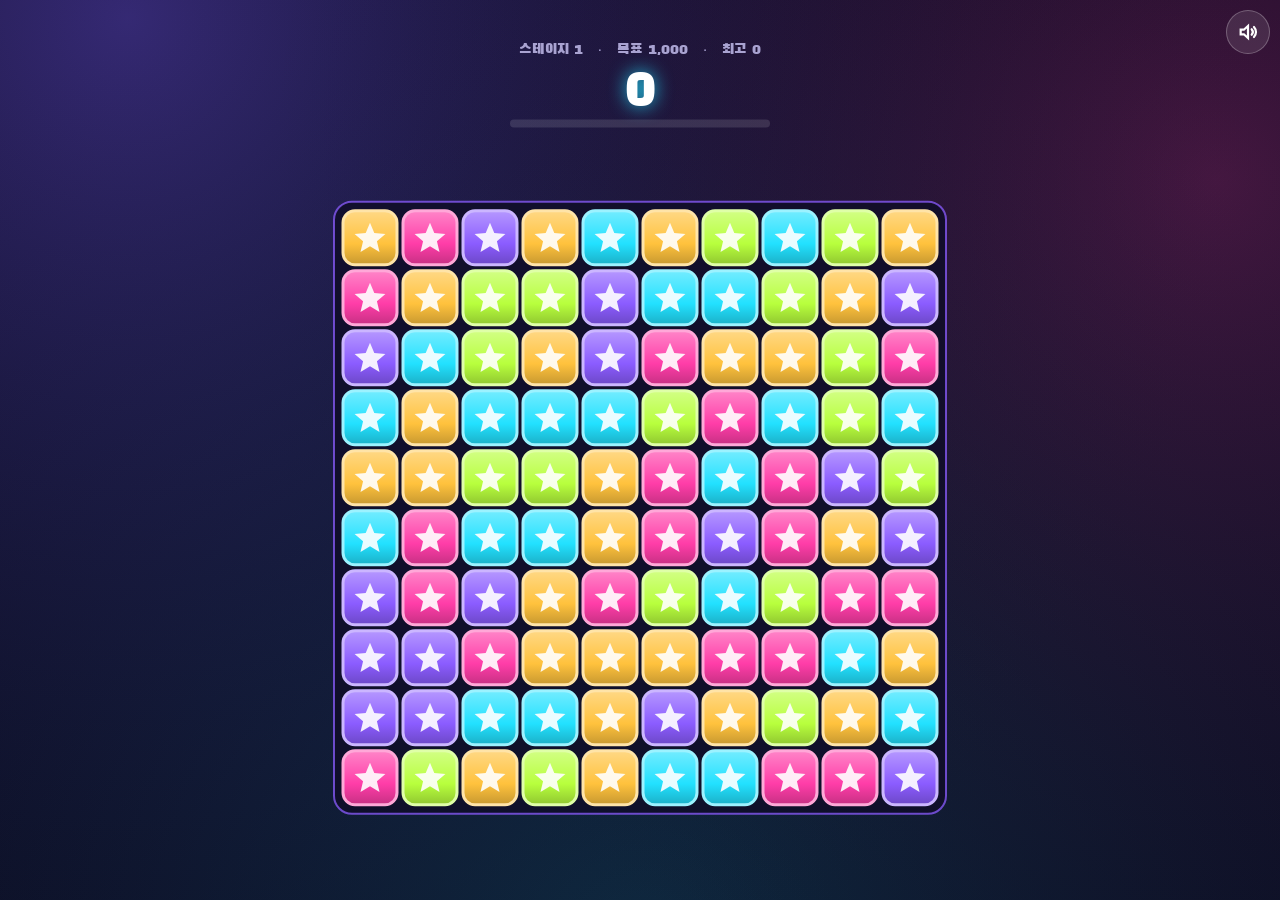
<file: games/pop-star/index.html>
<!doctype html>
<html lang="ko">
<head>
<meta charset="utf-8">
<meta name="viewport" content="width=device-width, initial-scale=1, maximum-scale=1, user-scalable=no, viewport-fit=cover">
<title>팝팝 스타</title>
<link rel="preconnect" href="https://fonts.googleapis.com">
<link rel="preconnect" href="https://fonts.gstatic.com" crossorigin>
<link rel="stylesheet" href="https://fonts.googleapis.com/css2?family=Jua&family=Black+Han+Sans&family=Noto+Sans+KR:wght@700&display=swap">
<style>
  html, body { margin: 0; height: 100%; overflow: hidden; touch-action: none; user-select: none; -webkit-user-select: none; -webkit-touch-callout: none; background: var(--bg); }
  canvas { display: block; width: 100vw; height: 100vh; height: 100dvh; }
  .ui { position: fixed; font-family: var(--font); }
  #sound { top: max(10px, env(safe-area-inset-top)); right: 10px; width: 44px; height: 44px; border-radius: 50%; border: var(--btn-border); background: rgba(255,255,255,.1); color: #fff; display: grid; place-items: center; padding: 0; cursor: pointer; }
  #over { inset: 0; display: none; place-items: center; background: var(--scrim); }
  #over.on { display: grid; }
  .panel { width: min(84vw, 340px); background: var(--panel); color: var(--panel-text); border: var(--panel-border); border-radius: 26px; box-shadow: var(--panel-shadow); padding: 24px 20px 20px; text-align: center; animation: pop .25s ease-out; }
  .panel h2 { margin: 0; font-weight: 400; font-size: 30px; }
  .panel .s { font-size: 52px; color: var(--accent2); line-height: 1.1; margin: 8px 0 2px; }
  .panel .b { font-family: "Noto Sans KR", sans-serif; font-weight: 700; font-size: 14px; color: var(--muted); }
  .panel button { margin-top: 18px; width: 100%; min-height: 56px; border: var(--btn-border); border-radius: var(--btn-radius); background: var(--btn); box-shadow: var(--btn-shadow); font: inherit; font-size: 21px; color: var(--btn-text); cursor: pointer; }
  .panel button:active { transform: translateY(2px) scale(.98); }
  #msg { left: 50%; top: 42%; transform: translate(-50%, -50%); background: var(--msg); color: var(--msg-text); border: var(--panel-border); border-radius: 18px; padding: 10px 20px; font-size: 22px; box-shadow: var(--panel-shadow); opacity: 0; transition: opacity .3s; pointer-events: none; white-space: nowrap; text-align: center; }
  #msg small { display: block; font-family: "Noto Sans KR", sans-serif; font-weight: 700; font-size: 13px; opacity: .8; }
  #msg.on { opacity: 1; }
  @keyframes pop { from { transform: scale(.85); opacity: 0; } }
</style>
</head>
<body>
<canvas id="c" aria-label="팝팝 스타 게임 판"></canvas>
<button id="sound" class="ui" aria-label="소리 끄기"></button>
<div id="msg" class="ui" role="status"></div>
<div id="over" class="ui" role="dialog" aria-label="게임 결과">
  <div class="panel">
    <h2 id="overTitle">아쉬워요!</h2>
    <div class="s" id="finalScore">0</div>
    <div class="b" id="finalSub">스테이지 1 · 최고 기록 0</div>
    <button id="again">처음부터 다시</button>
  </div>
</div>
<script src="../../sdk/playground-sdk.js" data-game="pop-star"></script>
<script>
(() => {
  'use strict';
  // ---------- 테마 (1안 candy / 2안 neon) ----------
  const THEME_NAME = 'neon';
  const THEMES = {
    candy: {
      font: 'Jua', bg: '#1A1033', ink: '#1A1033', text: '#FFFFFF', sub: '#B9A3FF', accent: '#FFD23F', good: '#2EE6A6',
      colors: ['#FFD23F', '#FF5DA2', '#2EE6A6', '#4CC9F0', '#6C4CF5'], jelly: false,
      css: { '--bg': '#1A1033', '--font': 'Jua, sans-serif', '--scrim': 'rgba(26,16,51,.72)', '--panel': '#fff', '--panel-text': '#1A1033', '--panel-border': '3px solid #1A1033',
        '--panel-shadow': '0 6px 0 #1A1033', '--accent2': '#6C4CF5', '--muted': '#5A4F7A', '--btn': '#FFD23F', '--btn-text': '#1A1033', '--btn-border': '3px solid #1A1033',
        '--btn-radius': '18px', '--btn-shadow': '0 4px 0 #1A1033', '--msg': '#FFD23F', '--msg-text': '#1A1033' },
    },
    neon: {
      font: 'Black Han Sans', bg: '#0B0A1F', ink: 'rgba(6,4,20,.6)', text: '#FFFFFF', sub: '#A9A3D1', accent: '#22E1FF', good: '#B8FF3D',
      colors: ['#FFC23D', '#FF3DA8', '#B8FF3D', '#22E1FF', '#8B5CFF'], jelly: true,
      css: { '--bg': '#0B0A1F', '--font': '"Black Han Sans", sans-serif', '--scrim': 'rgba(5,4,16,.72)', '--panel': 'rgba(24,21,56,.94)', '--panel-text': '#F4F2FF', '--panel-border': '1.5px solid rgba(123,92,255,.7)',
        '--panel-shadow': '0 0 40px rgba(123,92,255,.45)', '--accent2': '#FFFFFF', '--muted': '#A9A3D1', '--btn': 'linear-gradient(135deg,#7B5CFF,#FF3DA8)', '--btn-text': '#fff', '--btn-border': '1px solid rgba(255,255,255,.25)',
        '--btn-radius': '999px', '--btn-shadow': '0 0 22px rgba(255,61,168,.5)', '--msg': 'rgba(24,21,56,.94)', '--msg-text': '#fff' },
    },
  };
  const T = THEMES[THEME_NAME];
  Object.entries(T.css).forEach(([k, v]) => document.documentElement.style.setProperty(k, v));
  const FONT = `'${T.font}', sans-serif`;

  // ---------- 규칙 ----------
  const N = 10;
  const target = lv => 1000 + (lv - 1) * 2000 + Math.max(0, lv - 5) * 500;   // 1000, 3000, 5000, 7000, 9000, 11500...
  const groupScore = n => n * n * 5;
  const bonusFor = left => Math.max(0, 2000 - left * left * 20);

  const cv = document.getElementById('c');
  const ctx = cv.getContext('2d');
  let W = 0, H = 0, DPR = 1, L = {};
  let grid;            // grid[c][r] = { id, color, x, y } | null   (r=0 위쪽)
  let level = 1, score = 0, best = 0, stageStart = 0, shown = 0;
  let selected = [], busy = false, over = false, started = false, nextId = 1;
  const fx = [];

  // ---------- 판 ----------
  function newBoard() {
    grid = Array.from({ length: N }, (_, c) => Array.from({ length: N }, (_, r) => ({ id: nextId++, color: Math.floor(Math.random() * 5), x: c, y: r - N - Math.random() * 2 })));
  }
  function boardFromColors(cols) {
    grid = cols.map((col, c) => col.map((v, r) => (v == null ? null : { id: nextId++, color: v, x: c, y: r })));
  }
  const colors = () => grid.map(col => col.map(t => (t ? t.color : null)));
  function groupAt(c, r) {
    const t = grid[c]?.[r];
    if (!t) return [];
    const seen = new Set([c * N + r]), out = [[c, r]], q = [[c, r]];
    while (q.length) {
      const [x, y] = q.pop();
      for (const [dx, dy] of [[1, 0], [-1, 0], [0, 1], [0, -1]]) {
        const nx = x + dx, ny = y + dy, k = nx * N + ny;
        if (nx < 0 || ny < 0 || nx >= N || ny >= N || seen.has(k)) continue;
        const o = grid[nx][ny];
        if (o && o.color === t.color) { seen.add(k); out.push([nx, ny]); q.push([nx, ny]); }
      }
    }
    return out;
  }
  function hasMoves() {
    for (let c = 0; c < N; c++) for (let r = 0; r < N; r++) {
      const t = grid[c][r];
      if (!t) continue;
      if ((c + 1 < N && grid[c + 1][r]?.color === t.color) || (r + 1 < N && grid[c][r + 1]?.color === t.color)) return true;
    }
    return false;
  }
  const left = () => grid.reduce((s, col) => s + col.filter(Boolean).length, 0);
  function settle() {
    // 아래로 떨어뜨리고, 빈 세로줄은 왼쪽으로 당긴다
    const cols = [];
    for (let c = 0; c < N; c++) {
      const stack = grid[c].filter(Boolean);
      if (!stack.length) continue;
      cols.push([...Array(N - stack.length).fill(null), ...stack]);
    }
    while (cols.length < N) cols.push(Array(N).fill(null));
    grid = cols;
  }

  // ---------- 진행 ----------
  function startLevel(lv, keepScore) {
    level = lv; stageStart = keepScore; score = keepScore; selected = []; over = false;
    newBoard();
    persist();
    say(`스테이지 ${level}`, `목표 ${target(level).toLocaleString('ko-KR')}점`);
  }
  function newGame() {
    document.getElementById('over').classList.remove('on');
    started = false; shown = 0;
    startLevel(1, 0);
    PG.score(0);
  }
  function persist() { PG.save(over ? { best } : { board: colors(), score, level, best, stageStart }); }

  function tap(c, r) {
    if (busy || over) return;
    const g = groupAt(c, r);
    if (g.length < 2) { selected = []; beep(180, .05, 'triangle', .03); return; }
    const isSel = selected.length && selected.some(([x, y]) => x === c && y === r);
    if (!isSel) { selected = g; beep(520 + g.length * 8, .05, 'triangle', .04); return; }
    pop(g);
  }
  function pop(g) {
    if (!started) { started = true; PG.gameStart(); }
    const gained = groupScore(g.length), now = performance.now();
    g.forEach(([c, r], i) => {
      const t = grid[c][r];
      for (let k = 0; k < 4; k++) fx.push({ kind: 'bit', x: L.bx + (c + .5) * L.cell, y: L.by + (r + .5) * L.cell, vx: (Math.random() - .5) * 8, vy: -Math.random() * 7 - 1, s: L.cell * .16, color: T.colors[t.color], t0: now + i * 12, dur: 700 });
      grid[c][r] = null;
    });
    const [c0, r0] = g[0];
    fx.push({ kind: 'text', text: `+${gained}`, x: L.bx + (c0 + .5) * L.cell, y: L.by + (r0 + .5) * L.cell, size: Math.round(L.cell * .62), color: T.accent, t0: now, dur: 900 });
    if (g.length >= 8) fx.push({ kind: 'text', text: g.length >= 12 ? '대박!' : '멋져요!', x: W / 2, y: L.by + L.bs * .45, size: Math.round(L.cell * .95), color: T.good, t0: now, dur: 1000 });
    score += gained; selected = [];
    [660, 880, 1100].slice(0, g.length >= 8 ? 3 : g.length >= 4 ? 2 : 1).forEach((f, i) => setTimeout(() => beep(f, .08, 'square', .045), i * 50));
    PG.vibrate(g.length >= 8 ? [20, 30, 20] : 15);
    if (score > best) best = score;
    PG.score(score);
    settle();
    if (hasMoves()) { persist(); return; }
    endStage();
  }
  function endStage() {
    busy = true;
    const rest = left(), bonus = bonusFor(rest);
    setTimeout(() => {
      say(`남은 별 ${rest}개`, bonus ? `보너스 +${bonus.toLocaleString('ko-KR')}` : '보너스 없음');
      score += bonus; if (score > best) best = score; PG.score(score);
      // 남은 별을 하나씩 터뜨린다
      const tiles = [];
      for (let c = 0; c < N; c++) for (let r = N - 1; r >= 0; r--) if (grid[c][r]) tiles.push([c, r]);
      tiles.forEach(([c, r], i) => setTimeout(() => {
        const t = grid[c][r]; if (!t) return;
        fx.push({ kind: 'bit', x: L.bx + (c + .5) * L.cell, y: L.by + (r + .5) * L.cell, vx: (Math.random() - .5) * 6, vy: -Math.random() * 5, s: L.cell * .16, color: T.colors[t.color], t0: performance.now(), dur: 600 });
        grid[c][r] = null; beep(400 + i * 20, .04, 'triangle', .03);
      }, 600 + i * 70));
      setTimeout(() => {
        busy = false;
        if (score >= target(level)) {
          beep(784, .12, 'square', .05); setTimeout(() => beep(1047, .18, 'square', .05), 120);
          say('스테이지 클리어!', `다음 목표 ${target(level + 1).toLocaleString('ko-KR')}점`);
          setTimeout(() => startLevel(level + 1, score), 1300);
        } else lose();
      }, 900 + tiles.length * 70);
    }, 450);
  }
  function lose() {
    over = true; started = false;
    persist();
    PG.gameOver(score);
    beep(220, .3, 'sawtooth', .05);
    document.getElementById('overTitle').textContent = '목표 점수에 못 미쳤어요';
    document.getElementById('finalScore').textContent = score.toLocaleString('ko-KR');
    document.getElementById('finalSub').textContent = `스테이지 ${level} · 목표 ${target(level).toLocaleString('ko-KR')} · 최고 ${best.toLocaleString('ko-KR')}`;
    document.getElementById('over').classList.add('on');
    document.getElementById('again').focus();
  }
  document.getElementById('again').addEventListener('click', newGame);

  // ---------- 소리 ----------
  let ac = null, muted = false;
  function beep(freq, dur = .08, type = 'square', vol = .05) {
    if (muted) return;
    try {
      ac = ac || new (window.AudioContext || window.webkitAudioContext)();
      const o = ac.createOscillator(), g = ac.createGain();
      o.type = type; o.frequency.value = freq;
      g.gain.setValueAtTime(vol, ac.currentTime); g.gain.exponentialRampToValueAtTime(.0001, ac.currentTime + dur);
      o.connect(g).connect(ac.destination); o.start(); o.stop(ac.currentTime + dur);
    } catch (e) {}
  }
  const soundBtn = document.getElementById('sound');
  const drawSoundIcon = () => {
    soundBtn.innerHTML = muted
      ? '<svg width="22" height="22" viewBox="0 0 24 24" fill="none" stroke="currentColor" stroke-width="2.4" stroke-linecap="round"><path d="M4 9.5h3.5L12 5.5v13l-4.5-4H4zM16 9.5l5 5M21 9.5l-5 5"/></svg>'
      : '<svg width="22" height="22" viewBox="0 0 24 24" fill="none" stroke="currentColor" stroke-width="2.4" stroke-linecap="round"><path d="M4 9.5h3.5L12 5.5v13l-4.5-4H4zM16 9a4.5 4.5 0 0 1 0 6M18.5 6.5a8 8 0 0 1 0 11"/></svg>';
    soundBtn.setAttribute('aria-label', muted ? '소리 켜기' : '소리 끄기');
  };
  soundBtn.addEventListener('click', () => { muted = !muted; drawSoundIcon(); });
  drawSoundIcon();

  function say(a, b) {
    const m = document.getElementById('msg');
    m.innerHTML = `${a}${b ? `<small>${b}</small>` : ''}`;
    m.classList.add('on');
    clearTimeout(say.t); say.t = setTimeout(() => m.classList.remove('on'), 1500);
  }

  // ---------- 배치 · 그리기 ----------
  function layout() {
    DPR = Math.min(window.devicePixelRatio || 1, 2.5);
    W = window.innerWidth; H = window.innerHeight;
    cv.width = Math.round(W * DPR); cv.height = Math.round(H * DPR);
    ctx.setTransform(DPR, 0, 0, DPR, 0, 0);
    const top = Math.max(118, H * .19);
    const bs = Math.min(W * .94, H - top - 24, 600);
    L = { bs, cell: bs / N, bx: (W - bs) / 2, by: top + Math.max(0, (H - top - bs - 24) * .35), top };
    bg = null;
  }
  function rr(x, y, w, h, r) { ctx.beginPath(); ctx.moveTo(x + r, y); ctx.arcTo(x + w, y, x + w, y + h, r); ctx.arcTo(x + w, y + h, x, y + h, r); ctx.arcTo(x, y + h, x, y, r); ctx.arcTo(x, y, x + w, y, r); ctx.closePath(); }
  function shade(hex, k) {
    const n = parseInt(hex.slice(1), 16), f = c => Math.max(0, Math.min(255, Math.round(k > 0 ? c + (255 - c) * k : c * (1 + k))));
    return `rgb(${f(n >> 16)},${f((n >> 8) & 255)},${f(n & 255)})`;
  }
  function starPath(cx, cy, R) {
    ctx.beginPath();
    for (let i = 0; i < 10; i++) {
      const a = -Math.PI / 2 + i * Math.PI / 5, rad = i % 2 ? R * .45 : R;
      ctx.lineTo(cx + Math.cos(a) * rad, cy + Math.sin(a) * rad);
    }
    ctx.closePath();
  }
  function tile(x, y, s, color, sel, pulse) {
    const pad = s * .05;
    const k = sel ? 1 + .06 * pulse : 1, ss = s * k, ox = x - (ss - s) / 2, oy = y - (ss - s) / 2;
    rr(ox + pad, oy + pad, ss - pad * 2, ss - pad * 2, ss * .2);
    if (T.jelly) {
      const g = ctx.createLinearGradient(0, oy, 0, oy + ss); g.addColorStop(0, shade(color, .4)); g.addColorStop(.6, color); g.addColorStop(1, shade(color, -.25));
      ctx.fillStyle = g; ctx.fill();
      ctx.lineWidth = Math.max(1.2, s * .05); ctx.strokeStyle = sel ? '#fff' : shade(color, .55); ctx.stroke();
    } else {
      ctx.fillStyle = color; ctx.fill();
      ctx.lineWidth = Math.max(1.5, s * .07); ctx.strokeStyle = sel ? '#fff' : T.ink; ctx.stroke();
    }
    starPath(ox + ss / 2, oy + ss / 2 + ss * .02, ss * .27);
    ctx.fillStyle = 'rgba(255,255,255,.9)'; ctx.fill();
    if (!T.jelly) { ctx.lineWidth = Math.max(1, s * .035); ctx.strokeStyle = T.ink; ctx.stroke(); }
  }
  let bg = null;
  function drawBg() {
    if (!bg) {
      bg = document.createElement('canvas'); bg.width = cv.width; bg.height = cv.height;
      const b = bg.getContext('2d'); b.scale(DPR, DPR);
      b.fillStyle = T.bg; b.fillRect(0, 0, W, H);
      if (T.jelly) {
        for (const [cx, cy, r, c] of [[W * .1, H * .02, W * .9, 'rgba(123,92,255,.38)'], [W * .95, H * .2, W * .75, 'rgba(255,61,168,.24)'], [W * .5, H * 1.05, W * .95, 'rgba(34,225,255,.14)']]) {
          const g = b.createRadialGradient(cx, cy, 0, cx, cy, r); g.addColorStop(0, c); g.addColorStop(1, 'rgba(11,10,31,0)'); b.fillStyle = g; b.fillRect(0, 0, W, H);
        }
      } else {
        b.fillStyle = 'rgba(255,255,255,.06)';
        for (let y = 9; y < H; y += 18) for (let x = 9; x < W; x += 18) { b.beginPath(); b.arc(x, y, 1.4, 0, 7); b.fill(); }
      }
    }
    ctx.drawImage(bg, 0, 0, W, H);
  }
  function drawHud() {
    shown += (score - shown) * .2; if (Math.abs(score - shown) < .5) shown = score;
    const y = L.top * .5, tg = target(level), reached = score >= tg;
    ctx.textAlign = 'center'; ctx.textBaseline = 'middle';
    ctx.font = `${Math.round(Math.min(15, W * .04))}px ${FONT}`;
    ctx.fillStyle = T.sub;
    ctx.fillText(`스테이지 ${level}   ·   목표 ${tg.toLocaleString('ko-KR')}   ·   최고 ${best.toLocaleString('ko-KR')}`, W / 2, y - Math.min(36, H * .05));
    ctx.font = `${Math.round(Math.min(52, W * .12))}px ${FONT}`;
    ctx.fillStyle = T.jelly ? '#fff' : T.accent;
    if (T.jelly) { ctx.shadowColor = 'rgba(34,225,255,.85)'; ctx.shadowBlur = 18; }
    ctx.fillText(Math.round(shown).toLocaleString('ko-KR'), W / 2, y + 4);
    ctx.shadowBlur = 0;
    // 목표 진행 막대
    const bw = Math.min(W * .6, 260), bx = (W - bw) / 2, by = y + Math.min(34, H * .045);
    rr(bx, by, bw, 8, 4); ctx.fillStyle = 'rgba(255,255,255,.12)'; ctx.fill();
    const k = Math.min(1, (score - stageStart) / Math.max(1, tg - stageStart));
    if (k > 0) { rr(bx, by, Math.max(8, bw * k), 8, 4); ctx.fillStyle = reached ? T.good : T.accent; ctx.fill(); }
    if (selected.length) {
      const t = `${selected.length}개  +${groupScore(selected.length)}`;
      ctx.font = `${Math.round(Math.min(16, W * .042))}px ${FONT}`;
      const w = ctx.measureText(t).width + 26, yy = L.by - 18;
      rr(W / 2 - w / 2, yy - 13, w, 26, 13); ctx.fillStyle = T.jelly ? 'rgba(24,21,56,.92)' : '#fff'; ctx.fill();
      ctx.lineWidth = T.jelly ? 1.5 : 2.5; ctx.strokeStyle = T.jelly ? T.accent : T.ink; ctx.stroke();
      ctx.fillStyle = T.jelly ? '#fff' : T.ink; ctx.fillText(t, W / 2, yy + 1);
    }
  }
  function frame(now) {
    drawBg(); drawHud();
    const { bx, by, cell, bs } = L;
    rr(bx - 6, by - 6, bs + 12, bs + 12, 18);
    ctx.fillStyle = T.jelly ? 'rgba(16,14,40,.85)' : 'rgba(255,255,255,.06)'; ctx.fill();
    ctx.lineWidth = T.jelly ? 2 : 3; ctx.strokeStyle = T.jelly ? 'rgba(139,92,255,.75)' : 'rgba(255,255,255,.85)'; ctx.stroke();
    const sel = new Set(selected.map(([c, r]) => c * N + r));
    const pulse = (Math.sin(now / 110) + 1) / 2;
    ctx.save(); rr(bx - 6, by - 6, bs + 12, bs + 12, 18); ctx.clip();
    for (let c = 0; c < N; c++) for (let r = 0; r < N; r++) {
      const t = grid[c][r];
      if (!t) continue;
      t.x += (c - t.x) * .25; t.y += (r - t.y) * .22;
      if (Math.abs(c - t.x) < .002) t.x = c; if (Math.abs(r - t.y) < .002) t.y = r;
      tile(bx + t.x * cell, by + t.y * cell, cell, T.colors[t.color], sel.has(c * N + r), pulse);
    }
    ctx.restore();
    for (let i = fx.length - 1; i >= 0; i--) {
      const f = fx[i], k = (now - f.t0) / f.dur;
      if (k < 0) continue;
      if (k >= 1) { fx.splice(i, 1); continue; }
      if (f.kind === 'bit') {
        f.x += f.vx; f.y += f.vy; f.vy += .35;
        ctx.globalAlpha = 1 - k; ctx.fillStyle = f.color; ctx.fillRect(f.x, f.y, f.s, f.s); ctx.globalAlpha = 1;
      } else {
        ctx.save(); ctx.globalAlpha = 1 - k * k; ctx.translate(f.x, f.y - k * 46);
        ctx.font = `${f.size}px ${FONT}`; ctx.textAlign = 'center'; ctx.textBaseline = 'middle';
        if (T.jelly) { ctx.shadowColor = f.color; ctx.shadowBlur = 16; }
        ctx.lineWidth = 5; ctx.strokeStyle = T.jelly ? '#0B0A1F' : T.ink; ctx.strokeText(f.text, 0, 0);
        ctx.fillStyle = f.color; ctx.fillText(f.text, 0, 0); ctx.restore();
      }
    }
    requestAnimationFrame(frame);
  }

  cv.addEventListener('pointerdown', e => {
    const rct = cv.getBoundingClientRect();
    const c = Math.floor((e.clientX - rct.left - L.bx) / L.cell), r = Math.floor((e.clientY - rct.top - L.by) / L.cell);
    if (c < 0 || r < 0 || c >= N || r >= N) { selected = []; return; }
    tap(c, r);
  });

  // ---------- 시작 (이어하기) ----------
  window.addEventListener('resize', layout);
  layout();
  newBoard();
  requestAnimationFrame(frame);
  PG.load().then(save => {
    if (save && typeof save.best === 'number') best = save.best;
    if (save && Array.isArray(save.board) && save.board.length === N) {
      boardFromColors(save.board);
      level = save.level || 1; score = save.score || 0; stageStart = save.stageStart || 0; shown = score;
      if (!hasMoves()) startLevel(level, stageStart); else say('이어하기!', `스테이지 ${level}`);
    } else newGame();
    PG.score(score);
    PG.ready();
  });
  // 테스트·디버그용 (게임 밖에서는 쓰지 않음)
  window.__pop = { get grid() { return colors(); }, get score() { return score; }, get level() { return level; }, tap, load: cols => { boardFromColors(cols); }, hasMoves };
})();
</script>
</body>
</html>
</file>
<file: css/app.css>
/* ============================================================
   놀이터 2안 — "네온 나이트" 디자인 시스템
   어두운 남색 + 오로라 빛, 유리 카드, 네온 테두리·글로우, 보라→핑크 그라데이션
   모바일 세로(기본) + 데스크톱 가로(1024px~)
   ============================================================ */

:root {
  --bg: #0B0A1F;
  --bg-2: #14122E;
  --glass: rgba(26, 22, 60, .62);
  --glass-2: rgba(255, 255, 255, .08);
  --line: rgba(255, 255, 255, .14);
  --text: #F4F2FF;
  --muted: #A9A3D1;
  --violet: #7B5CFF;
  --purple: #8B5CFF;
  --pink: #FF3DA8;
  --cyan: #22E1FF;
  --lime: #B8FF3D;
  --amber: #FFC23D;
  --orange: #FF7A3D;
  --blue: #4D7CFF;

  /* 1안 코드가 인라인으로 쓰는 색 이름 → 네온 색으로 */
  --ink: #0B0A1F;
  --theme: var(--violet);
  --yellow: var(--amber);
  --mint: var(--lime);
  --sky: var(--cyan);
  --lilac: #C49BFF;
  --white: #FFFFFF;
  --play-bg: var(--bg);

  --grad: linear-gradient(135deg, #7B5CFF 0%, #C14DFF 55%, #FF3DA8 100%);
  --grad-pink: linear-gradient(135deg, #FF3DA8 0%, #B44DFF 100%);
  --grad-title: linear-gradient(180deg, #8FF0FF 0%, #8B8CFF 45%, #FF6BD0 100%);
  --grad-border: linear-gradient(135deg, #22E1FF, #8B5CFF 50%, #FF3DA8);
  --glow-v: 0 0 24px rgba(123, 92, 255, .55);
  --glow-p: 0 0 22px rgba(255, 61, 168, .5);
  --glow-c: 0 0 20px rgba(34, 225, 255, .5);

  --font-title: "Black Han Sans", "Noto Sans KR", sans-serif;
  --font-body: "Noto Sans KR", system-ui, sans-serif;
  --r-sm: 12px;
  --r-md: 16px;
  --r-lg: 20px;
  --r-xl: 24px;
  --tab-h: 68px;
  --gutter: 16px;
  --safe-b: env(safe-area-inset-bottom, 0px);
  --safe-t: env(safe-area-inset-top, 0px);
}

* { box-sizing: border-box; }
html { -webkit-text-size-adjust: 100%; background: var(--bg); }
html, body { margin: 0; }
body {
  background: var(--bg);
  color: var(--text);
  font-family: var(--font-body);
  font-size: 15px;
  line-height: 1.5;
  overflow-x: clip;
  -webkit-tap-highlight-color: transparent;
}
/* 화면 전체에 깔리는 오로라 + 별빛 (스크롤해도 고정) */
body::before {
  content: ''; position: fixed; inset: 0; z-index: -1; pointer-events: none;
  background:
    radial-gradient(60% 40% at 8% 0%, rgba(123, 92, 255, .42), transparent 70%),
    radial-gradient(50% 35% at 100% 8%, rgba(255, 61, 168, .26), transparent 70%),
    radial-gradient(70% 40% at 50% 105%, rgba(34, 225, 255, .12), transparent 70%),
    radial-gradient(1.2px 1.2px at 12% 18%, rgba(255,255,255,.7), transparent),
    radial-gradient(1px 1px at 72% 12%, rgba(255,255,255,.6), transparent),
    radial-gradient(1.4px 1.4px at 88% 36%, rgba(255,255,255,.55), transparent),
    radial-gradient(1px 1px at 34% 42%, rgba(255,255,255,.45), transparent),
    radial-gradient(1.2px 1.2px at 58% 68%, rgba(255,255,255,.4), transparent),
    radial-gradient(1px 1px at 20% 82%, rgba(255,255,255,.4), transparent),
    var(--bg);
}
img { display: block; max-width: 100%; }
a { color: inherit; text-decoration: none; }
button { font: inherit; color: inherit; cursor: pointer; }
h1, h2, h3 { font-family: var(--font-title); font-weight: 400; margin: 0; line-height: 1.2; letter-spacing: -.01em; }
p { margin: 0; }
svg { flex-shrink: 0; }
.sr-only { position: absolute; width: 1px; height: 1px; overflow: hidden; clip: rect(0 0 0 0); white-space: nowrap; }
:focus-visible { outline: 2px solid var(--cyan); outline-offset: 2px; }
.grad-text { background: var(--grad-title); -webkit-background-clip: text; background-clip: text; color: transparent; }

/* ---------- 레이아웃 셸 ---------- */
.shell { min-height: 100dvh; }
#view { padding-bottom: calc(var(--tab-h) + var(--safe-b) + 40px); min-height: 100dvh; }
.page { max-width: 640px; margin: 0 auto; }
.pad, .pad-m { padding: 0 var(--gutter); }

/* ---------- 상단 (투명, 오로라 위에 바로) ---------- */
.hero-head { padding: calc(var(--safe-t) + 12px) var(--gutter) 14px; color: var(--text); }
.topbar { display: flex; align-items: center; gap: 8px; min-height: 52px; }
.topbar h1 { color: var(--text); }
.logo { font-family: var(--font-title); font-size: 30px; display: flex; align-items: center; gap: 4px; background: var(--grad-title); -webkit-background-clip: text; background-clip: text; color: transparent; filter: drop-shadow(0 0 12px rgba(139, 92, 255, .55)); }
.logo svg { color: var(--amber); filter: drop-shadow(0 0 6px rgba(255, 194, 61, .8)); }
.topbar .spacer { flex: 1; }

/* ---------- 버튼 ---------- */
.btn {
  display: inline-flex; align-items: center; justify-content: center; gap: 8px;
  min-height: 44px; padding: 0 18px;
  border: 1px solid var(--line); border-radius: 999px;
  background: var(--glass-2); color: var(--text);
  font-family: var(--font-title); font-size: 16px; line-height: 1;
  transition: transform .08s, box-shadow .2s, background .2s;
  white-space: nowrap; user-select: none;
  -webkit-backdrop-filter: blur(10px); backdrop-filter: blur(10px);
}
.btn:hover:not(:disabled) { background: rgba(255, 255, 255, .12); }
.btn:active:not(:disabled) { transform: scale(.96); }
.btn:disabled { opacity: .45; cursor: not-allowed; }
.btn-primary { background: var(--grad); border-color: transparent; color: #fff; box-shadow: var(--glow-v); }
.btn-primary:hover:not(:disabled) { background: var(--grad); box-shadow: 0 0 32px rgba(193, 77, 255, .7); }
.btn-yellow { background: var(--grad-pink); border-color: transparent; color: #fff; box-shadow: var(--glow-p); }
.btn-yellow:hover:not(:disabled) { background: var(--grad-pink); box-shadow: 0 0 30px rgba(255, 61, 168, .7); }
.btn-pink { background: var(--pink); border-color: transparent; color: #fff; box-shadow: var(--glow-p); }
.btn-mint { border-color: var(--lime); color: var(--lime); box-shadow: 0 0 14px rgba(184, 255, 61, .3); }
.btn-ghost { background: rgba(255, 255, 255, .05); color: var(--muted); }
.btn-lg { min-height: 56px; font-size: 19px; padding: 0 26px; }
.btn-sm { min-height: 40px; font-size: 14px; padding: 0 16px; }
.btn-block { width: 100%; }
.icon-btn {
  width: 46px; height: 46px; display: inline-grid; place-items: center; flex-shrink: 0;
  border: 1px solid var(--line); border-radius: 50%;
  background: var(--glass-2); color: var(--text); padding: 0;
  -webkit-backdrop-filter: blur(10px); backdrop-filter: blur(10px);
  transition: transform .08s, background .2s;
}
.icon-btn:hover { background: rgba(255, 255, 255, .14); }
.icon-btn:active { transform: scale(.94); }
.icon-btn.dark { background: rgba(255, 255, 255, .06); }

/* ---------- 칩 · 배지 · 태그 ---------- */
.chip {
  display: inline-flex; align-items: center; gap: 6px;
  min-height: 38px; padding: 0 14px;
  border: 1px solid var(--line); border-radius: 999px;
  background: var(--glass-2); color: var(--text);
  font-family: var(--font-title); font-size: 15px;
  -webkit-backdrop-filter: blur(10px); backdrop-filter: blur(10px);
}
.chip svg { filter: drop-shadow(0 0 5px rgba(255, 194, 61, .7)); }
.chip.dim svg { color: var(--orange); filter: drop-shadow(0 0 6px rgba(255, 122, 61, .9)); }
.badge {
  display: inline-flex; align-items: center; gap: 4px;
  padding: 3px 10px; border: 1px solid var(--line); border-radius: 999px;
  font-family: var(--font-title); font-size: 12px; line-height: 1.3;
  background: var(--glass-2); color: var(--text);
}
.badge.tilt, .badge.tilt-r { transform: none; }
.badge-ink { background: rgba(11, 10, 31, .72); border-color: rgba(255, 255, 255, .22); }
.badge-pink { background: var(--pink); border-color: transparent; color: #fff; box-shadow: 0 0 12px rgba(255, 61, 168, .6); }
.badge-mint { background: var(--lime); border-color: transparent; color: var(--bg); }
.badge-yellow { background: var(--amber); border-color: transparent; color: var(--bg); }
.badge-theme { background: var(--grad); border-color: transparent; color: #fff; box-shadow: 0 0 12px rgba(139, 92, 255, .6); }
/* 상세 화면 태그: 인라인 색을 덮고 네온 테두리 알약으로 */
.tag { display: inline-flex; align-items: center; min-height: 30px; padding: 0 12px; border-radius: 999px; font-weight: 700; font-size: 12px; background: rgba(255, 255, 255, .05) !important; color: var(--text) !important; border: 1px solid var(--line); }
.tag:nth-child(4n+1) { border-color: rgba(139, 92, 255, .8); color: #C9B8FF !important; }
.tag:nth-child(4n+2) { border-color: rgba(34, 225, 255, .8); color: #9CF2FF !important; }
.tag:nth-child(4n+3) { border-color: rgba(184, 255, 61, .8); color: #DBFF9C !important; }
.tag:nth-child(4n+4) { border-color: rgba(255, 61, 168, .8); color: #FFA8D8 !important; }

/* ---------- 카드 ---------- */
.card {
  background: var(--glass);
  border: 1px solid var(--line);
  border-radius: var(--r-xl);
  box-shadow: 0 12px 36px rgba(0, 0, 0, .35);
  -webkit-backdrop-filter: blur(16px); backdrop-filter: blur(16px);
}
.thumb {
  position: relative; border: 1px solid var(--line); border-radius: var(--r-lg);
  overflow: hidden; background: var(--bg-2); aspect-ratio: 1;
  box-shadow: 0 8px 24px rgba(0, 0, 0, .4);
}
.thumb img { width: 100%; height: 100%; object-fit: cover; }

/* ---------- 섹션 제목 (왼쪽 네온 막대) ---------- */
.sec-head { display: flex; align-items: center; gap: 10px; margin: 28px 0 12px; flex-wrap: wrap; }
.sec-head h2 { font-size: 21px; display: flex; align-items: center; gap: 8px; }
.sec-head h2::before { content: ''; width: 4px; height: 18px; border-radius: 4px; background: linear-gradient(180deg, var(--cyan), var(--pink)); box-shadow: 0 0 10px rgba(255, 61, 168, .7); }
.sec-head .sub { color: var(--muted); font-size: 12px; }
.sec-head .more { margin-left: auto; color: var(--muted); font-size: 13px; font-weight: 700; min-height: 44px; display: inline-flex; align-items: center; }
.sec-head .more::after { content: ' ›'; margin-left: 2px; }

/* ---------- 홈: 오늘의 게임 (네온 그라데이션 테두리) ---------- */
.today {
  position: relative; display: grid; grid-template-columns: 1fr 46%; align-items: center; gap: 8px;
  padding: 18px 12px 18px 18px; margin-top: 4px; overflow: hidden;
  border: 1.5px solid transparent;
  background: linear-gradient(rgba(22, 18, 52, .92), rgba(22, 18, 52, .92)) padding-box, var(--grad-border) border-box;
  box-shadow: 0 0 30px rgba(123, 92, 255, .4), 0 0 60px rgba(255, 61, 168, .15);
}
.today > div { position: relative; z-index: 1; }
.today .badge { background: transparent; border: 0; padding: 0 0 0 10px; color: var(--text); font-size: 14px; position: relative; }
.today .badge::before { content: ''; position: absolute; left: 0; top: 2px; bottom: 2px; width: 3px; border-radius: 3px; background: var(--pink); box-shadow: 0 0 8px var(--pink); }
.today h1 { font-size: 36px; margin: 10px 0 8px; background: var(--grad-title); -webkit-background-clip: text; background-clip: text; color: transparent; filter: drop-shadow(0 0 14px rgba(139, 92, 255, .6)); }
.today .live { display: flex; align-items: center; gap: 6px; font-weight: 700; font-size: 12px; color: var(--muted); margin-bottom: 16px; }
.today .dot { width: 8px; height: 8px; border-radius: 50%; background: var(--lime); box-shadow: 0 0 8px var(--lime); animation: blink 1.2s infinite; }
.today .art { aspect-ratio: 1; border-radius: var(--r-lg); overflow: hidden; -webkit-mask-image: radial-gradient(circle at 55% 50%, #000 58%, transparent 72%); mask-image: radial-gradient(circle at 55% 50%, #000 58%, transparent 72%); transform: scale(1.12); }
.today .art img { width: 100%; height: 100%; object-fit: cover; }
@keyframes blink { 50% { opacity: .3; } }

/* ---------- 카테고리 (네온 링 + 3D 아이콘) ---------- */
.cats { display: grid; grid-template-columns: repeat(5, 1fr); gap: 6px; margin-top: 22px; }
.cat { display: flex; flex-direction: column; align-items: center; gap: 7px; font-weight: 700; font-size: 12px; color: var(--muted); }
.cat .ic { width: 60px; height: 60px; display: grid; place-items: center; border-radius: 50%; background: radial-gradient(circle, rgba(255,255,255,.06), rgba(11,10,31,.6)) !important; border: 2px solid var(--purple); box-shadow: 0 0 16px rgba(139, 92, 255, .55), inset 0 0 12px rgba(139, 92, 255, .35); overflow: hidden; transition: transform .1s; }
.cat .ic img { width: 86%; height: 86%; object-fit: cover; border-radius: 50%; }
.cat:nth-child(2) .ic { border-color: var(--pink); box-shadow: 0 0 16px rgba(255, 61, 168, .55), inset 0 0 12px rgba(255, 61, 168, .3); }
.cat:nth-child(3) .ic { border-color: var(--amber); box-shadow: 0 0 16px rgba(255, 194, 61, .5), inset 0 0 12px rgba(255, 194, 61, .25); }
.cat:nth-child(4) .ic { border-color: var(--cyan); box-shadow: 0 0 16px rgba(34, 225, 255, .55), inset 0 0 12px rgba(34, 225, 255, .3); }
.cat:nth-child(5) .ic { border-color: var(--lime); box-shadow: 0 0 16px rgba(184, 255, 61, .5), inset 0 0 12px rgba(184, 255, 61, .25); }
.cat:active .ic { transform: scale(.94); }
.cat:hover { color: var(--text); }

/* ---------- 취향 저격: 이미지 위에 글자 얹은 카드 ---------- */
.hscroll { display: flex; gap: 12px; overflow-x: auto; scroll-snap-type: x mandatory; padding: 4px var(--gutter) 10px; margin: 0 calc(var(--gutter) * -1); scrollbar-width: none; }
.hscroll::-webkit-scrollbar { display: none; }
.gcard { position: relative; flex: 0 0 40%; max-width: 190px; scroll-snap-align: start; display: block; border-radius: var(--r-lg); }
.gcard .thumb { border-color: rgba(139, 92, 255, .55); box-shadow: 0 0 18px rgba(123, 92, 255, .3); }
.gcard .thumb::after { content: ''; position: absolute; inset: 45% 0 0; background: linear-gradient(transparent, rgba(8, 6, 26, .92)); }
.gcard .name { position: absolute; left: 12px; right: 12px; bottom: 12px; z-index: 2; font-family: var(--font-title); font-size: 15px; line-height: 1.25; text-shadow: 0 2px 8px rgba(0, 0, 0, .6); }
.gcard .rate-pill { position: absolute; left: 8px; top: 8px; z-index: 2; }
.rate-pill { align-self: flex-start; display: inline-flex; align-items: center; gap: 4px; padding: 3px 9px; border-radius: 999px; background: rgba(11, 10, 31, .72); border: 1px solid rgba(184, 255, 61, .6); color: var(--lime); font-weight: 700; font-size: 11px; -webkit-backdrop-filter: blur(6px); backdrop-filter: blur(6px); }
.rate-pill.none { color: var(--muted); border-color: var(--line); }
.soon-mark { position: absolute; top: 8px; right: 8px; z-index: 2; }

/* ---------- 랭킹 (유리 줄 + 그라데이션 숫자) ---------- */
.rank-list { display: flex; flex-direction: column; gap: 8px; }
.rank-row { display: grid; grid-template-columns: 30px 52px 1fr auto auto; align-items: center; gap: 10px; padding: 8px 10px; border-radius: 18px; background: rgba(255, 255, 255, .045); border: 1px solid rgba(255, 255, 255, .09); }
.rank-no { font-family: var(--font-title); font-size: 26px; font-style: italic; text-align: center; color: var(--muted); }
.rank-no.r1 { background: linear-gradient(180deg, #FFE98A, #FFB01F); -webkit-background-clip: text; background-clip: text; color: transparent; filter: drop-shadow(0 0 8px rgba(255, 194, 61, .7)); }
.rank-no.r2 { background: linear-gradient(180deg, #FFFFFF, #9EA7D6); -webkit-background-clip: text; background-clip: text; color: transparent; }
.rank-no.r3 { background: linear-gradient(180deg, #FFC79A, #E07A3D); -webkit-background-clip: text; background-clip: text; color: transparent; }
.rank-row .thumb { border-radius: 14px; box-shadow: none; }
.rank-row .t { font-weight: 700; font-size: 15px; line-height: 1.3; }
.rank-row .s { color: var(--muted); font-size: 12px; }
.rank-row .btn { min-width: 66px; background: var(--grad); border-color: transparent; color: #fff; box-shadow: 0 0 12px rgba(139, 92, 255, .45); }
.delta { font-family: var(--font-title); font-size: 13px; min-width: 30px; text-align: center; }
.delta.up { color: var(--lime); text-shadow: 0 0 8px rgba(184, 255, 61, .6); }
.delta.down { color: var(--pink); }
.delta.same { color: var(--muted); }

/* ---------- 게임 그리드 ---------- */
.game-grid { display: grid; grid-template-columns: repeat(2, 1fr); gap: 18px 14px; }
.grid-card { position: relative; display: flex; flex-direction: column; gap: 6px; }
.grid-card .name { font-weight: 700; margin-top: 4px; }
.grid-card .meta { color: var(--muted); font-size: 12px; }
.grid-card .rate-pill { position: absolute; left: 8px; top: 8px; z-index: 2; }

/* ---------- 하단 탭 (떠 있는 유리 바) ---------- */
.tabbar {
  position: fixed; left: 12px; right: 12px; bottom: calc(var(--safe-b) + 10px); z-index: 40;
  height: var(--tab-h); max-width: 560px; margin: 0 auto;
  display: grid; grid-template-columns: repeat(5, 1fr); padding: 0 6px;
  background: rgba(20, 17, 48, .72); border: 1px solid rgba(255, 255, 255, .14); border-radius: 26px;
  box-shadow: 0 10px 40px rgba(0, 0, 0, .5), 0 0 24px rgba(123, 92, 255, .25);
  -webkit-backdrop-filter: blur(18px); backdrop-filter: blur(18px);
}
.tab { display: flex; flex-direction: column; align-items: center; justify-content: center; gap: 3px; font-size: 11px; font-weight: 700; color: var(--muted); position: relative; }
.tab .pill { width: 46px; height: 32px; border-radius: 12px; display: grid; place-items: center; transition: background .2s, box-shadow .2s; }
.tab.on { color: var(--text); }
.tab.on .pill { background: var(--grad); box-shadow: 0 0 18px rgba(193, 77, 255, .7); color: #fff; }
.tab .noti { position: absolute; top: 8px; left: calc(50% + 10px); width: 9px; height: 9px; border-radius: 50%; background: var(--pink); box-shadow: 0 0 8px var(--pink); }
.sidebar { display: none; }

/* ---------- 상세 ---------- */
.detail-head { position: relative; padding: calc(var(--safe-t) + 12px) var(--gutter) 0; }
.detail-head .bar { display: flex; justify-content: space-between; position: relative; z-index: 2; }
.detail-art-wrap { position: relative; z-index: 1; }
.detail-art { width: min(68%, 300px); aspect-ratio: 1; margin: -4px auto -36px; border-radius: 30px; overflow: hidden; box-shadow: 0 0 40px rgba(123, 92, 255, .55), 0 0 80px rgba(255, 61, 168, .2); border: 1px solid rgba(255, 255, 255, .18); }
.detail-art img { width: 100%; height: 100%; object-fit: cover; }
.info-card { position: relative; z-index: 3; margin: 0 var(--gutter); padding: 20px 18px 18px; }
.info-card h1 { font-size: 30px; padding-right: 104px; background: var(--grad-title); -webkit-background-clip: text; background-clip: text; color: transparent; }
.info-card .by { color: var(--muted); font-size: 13px; margin: 6px 0 12px; }
.info-card .tags { display: flex; flex-wrap: wrap; gap: 8px; margin-bottom: 18px; padding-right: 96px; }
/* 추천률: 원형 네온 게이지 (--p = 추천 %) */
.rate-sticker { position: absolute; top: 16px; right: 14px; width: 92px; height: 92px; display: grid; place-content: center; text-align: center; border-radius: 50%; background: radial-gradient(circle, rgba(34, 225, 255, .12), transparent 65%); }
.rate-sticker::before { content: ''; position: absolute; inset: 0; border-radius: 50%; background: conic-gradient(var(--cyan), var(--lime) calc(var(--p, 0) * 1%), rgba(255, 255, 255, .1) 0); -webkit-mask: radial-gradient(farthest-side, transparent calc(100% - 8px), #000 calc(100% - 7px)); mask: radial-gradient(farthest-side, transparent calc(100% - 8px), #000 calc(100% - 7px)); filter: drop-shadow(0 0 6px rgba(34, 225, 255, .8)); }
.rate-sticker b { display: block; font-family: var(--font-title); font-size: 26px; font-weight: 400; line-height: 1; }
.rate-sticker span { font-size: 11px; font-weight: 700; color: var(--muted); }
.rate-sticker.none::before { background: rgba(255, 255, 255, .1); }
.cta-row { display: grid; grid-template-columns: minmax(0, 1.4fr) minmax(0, 1fr); gap: 10px; }
.cta-row .btn { padding: 0 10px; min-width: 0; font-size: 17px; gap: 6px; }
.desc { margin-top: 16px; color: var(--muted); font-size: 14px; }
.rec-bar { display: flex; height: 10px; border-radius: 999px; overflow: hidden; background: rgba(255, 255, 255, .08); }
.rec-bar .y { background: linear-gradient(90deg, var(--lime), #6CFFB0); box-shadow: 0 0 12px rgba(184, 255, 61, .6); }
.rec-bar .n { background: var(--pink); }
.rec-legend { display: flex; justify-content: space-between; font-size: 12px; color: var(--muted); margin-top: 8px; font-weight: 700; }
.review { padding: 16px; position: relative; }
.review.best { border: 1.5px solid var(--pink); box-shadow: 0 0 24px rgba(255, 61, 168, .35); }
.review .best-badge { position: absolute; top: -12px; left: 14px; right: auto; }
.review .who { display: flex; align-items: center; gap: 8px; flex-wrap: wrap; }
.avatar { width: 32px; height: 32px; border-radius: 50%; border: 2px solid rgba(255, 255, 255, .7); flex-shrink: 0; display: grid; place-items: center; font-family: var(--font-title); font-size: 13px; color: var(--bg); box-shadow: 0 0 10px rgba(255, 255, 255, .2); }
.review .nick { font-weight: 700; }
.ptime { background: rgba(255, 255, 255, .07); border-radius: 999px; padding: 1px 9px; font-size: 11px; font-weight: 700; color: var(--muted); }
.review .verdict { display: flex; align-items: center; gap: 6px; font-weight: 900; margin: 10px 0 4px; font-size: 14px; }
.verdict.y { color: var(--lime); } .verdict.n { color: var(--orange); }
.review .body { font-size: 14px; white-space: pre-wrap; word-break: break-word; color: #E3E0F7; }
.review .foot { display: flex; align-items: center; gap: 10px; margin-top: 12px; color: var(--muted); font-size: 12px; flex-wrap: wrap; }
.helpful.on { background: var(--grad); border-color: transparent; color: #fff; }
.dev-reply { margin-top: 10px; padding: 10px 12px; border-radius: 14px; background: rgba(123, 92, 255, .14); border: 1px solid rgba(123, 92, 255, .3); font-size: 13px; }
.dev-reply b { color: #C9B8FF; }
.reviews { display: flex; flex-direction: column; gap: 22px; }
.sticky-cta { position: fixed; left: 0; right: 0; bottom: calc(var(--safe-b) + 16px); display: flex; justify-content: center; z-index: 30; pointer-events: none; padding: 0 var(--gutter); }
.sticky-cta .btn { pointer-events: auto; }
.sticky-cta .hint { position: absolute; bottom: 64px; background: rgba(11, 10, 31, .88); border: 1px solid var(--line); color: var(--muted); font-size: 12px; padding: 4px 12px; border-radius: 999px; }

/* ---------- 리뷰 쓰기 ---------- */
.choice { display: grid; grid-template-columns: 1fr 1fr; gap: 12px; }
.choice button { min-height: 92px; flex-direction: column; gap: 6px; font-size: 17px; border-radius: 20px; }
.choice button[aria-pressed="true"].yes { border-color: var(--lime); color: var(--lime); background: rgba(184, 255, 61, .1); box-shadow: 0 0 18px rgba(184, 255, 61, .35); }
.choice button[aria-pressed="true"].no { border-color: var(--orange); color: var(--orange); background: rgba(255, 122, 61, .1); box-shadow: 0 0 18px rgba(255, 122, 61, .35); }
textarea.input, input.input {
  width: 100%; border: 1px solid var(--line); border-radius: var(--r-md);
  padding: 14px; font: inherit; font-size: 16px; background: rgba(8, 6, 26, .6); color: var(--text); resize: vertical;
}
textarea.input:focus, input.input:focus { outline: none; border-color: var(--pink); box-shadow: 0 0 0 3px rgba(255, 61, 168, .2); }
textarea.input::placeholder, input.input::placeholder { color: rgba(169, 163, 209, .7); }
textarea.input { min-height: 150px; }
.field-hint { display: flex; justify-content: space-between; color: var(--muted); font-size: 12px; margin-top: 6px; }

/* ---------- 리워드 ---------- */
.wallet { display: flex; align-items: center; gap: 12px; margin-top: 8px; padding: 16px; border-radius: var(--r-xl); background: var(--glass); border: 1px solid var(--line); -webkit-backdrop-filter: blur(16px); backdrop-filter: blur(16px); }
.wallet img { width: 84px; height: 84px; border-radius: 22px; order: 2; margin-left: auto; box-shadow: 0 0 24px rgba(255, 194, 61, .35); }
.wallet > div { order: 1; }
.wallet .lbl { font-size: 13px; color: var(--muted); font-weight: 700; }
.wallet .num { font-family: var(--font-title); font-size: 46px; line-height: 1.05; text-shadow: 0 0 20px rgba(255, 255, 255, .45); }
.wallet .btn { order: 3; }
.attend { margin: 16px var(--gutter) 0; padding: 16px; position: relative; }
.attend-top { display: flex; justify-content: space-between; align-items: center; gap: 8px; margin-bottom: 12px; }
.attend-top h3 { font-size: 19px; }
.attend-top small { color: var(--muted); font-weight: 700; font-size: 12px; }
.days { display: grid; grid-template-columns: repeat(7, 1fr); gap: 5px; }
.day { position: relative; aspect-ratio: .82; border: 1px solid var(--line); border-radius: 12px; display: grid; place-items: center; padding: 14px 0 0; font-family: var(--font-title); font-size: 15px; background: rgba(255, 255, 255, .04); color: var(--muted); }
.day::before { content: attr(data-d); position: absolute; top: 4px; left: 0; right: 0; text-align: center; font-family: var(--font-body); font-size: 10px; font-weight: 700; color: var(--muted); }
.day.done svg { width: 26px; height: 26px; padding: 4px; color: var(--lime); border: 2px solid var(--lime); border-radius: 50%; box-shadow: 0 0 10px rgba(184, 255, 61, .7); }
.day.next { color: transparent; }
.day.next::after { content: ''; width: 26px; height: 26px; border: 2px dashed var(--muted); border-radius: 50%; }
.day.chest { border-color: rgba(255, 61, 168, .6); background: rgba(255, 61, 168, .12); }
.day.chest.ready { animation: wiggle .9s infinite; box-shadow: 0 0 16px rgba(255, 61, 168, .7); }
.day.chest img { width: 84%; height: 70%; object-fit: contain; }
.day.chest svg { color: var(--lime); }
@keyframes wiggle { 0%, 100% { transform: rotate(0); } 25% { transform: rotate(-6deg); } 75% { transform: rotate(6deg); } }
.missions { display: flex; flex-direction: column; gap: 10px; }
.mission { display: grid; grid-template-columns: 48px 1fr auto; gap: 12px; align-items: center; padding: 12px 14px; border-radius: 20px; }
.mission .mi { width: 48px; height: 48px; border-radius: 14px; display: grid; place-items: center; font-family: var(--font-title); font-size: 16px; color: var(--bg); overflow: hidden; }
.mission .mi img { width: 100%; height: 100%; object-fit: cover; }
.mission .mt { font-weight: 700; font-size: 14px; margin-bottom: 6px; }
.mission .mt span { color: var(--lime) !important; }
.mission .ms { font-size: 12px; color: var(--muted); margin: -4px 0 6px; }
.progress { height: 6px; border-radius: 999px; background: rgba(255, 255, 255, .08); overflow: hidden; }
.progress i { display: block; height: 100%; background: linear-gradient(90deg, var(--purple), var(--cyan)); border-radius: 999px; transition: width .5s; box-shadow: 0 0 10px rgba(34, 225, 255, .6); }
.progress.mint i { background: linear-gradient(90deg, var(--lime), #6CFFB0); box-shadow: 0 0 10px rgba(184, 255, 61, .6); }
.best-banner { display: flex; align-items: center; gap: 14px; padding: 18px; margin-top: 22px; color: #fff; font: inherit; cursor: pointer; border: 0 !important; background: linear-gradient(120deg, #FF3DA8, #B44DFF 60%, #7B5CFF); box-shadow: 0 0 30px rgba(255, 61, 168, .45); overflow: hidden; position: relative; }
.best-banner > svg { display: none; }
.best-banner::before { content: ''; width: 64px; height: 64px; flex-shrink: 0; border-radius: 16px; background: url(../assets/img/trophy.webp) center / cover; box-shadow: 0 0 18px rgba(255, 194, 61, .6); }
.best-banner h3 { font-size: 21px; color: #fff; }
.best-banner p { font-size: 12px; opacity: .92; }
.best-banner .icon-btn { margin-left: auto; color: #fff; background: rgba(255, 255, 255, .18); border-color: rgba(255, 255, 255, .4); }
.log { font-size: 13px; }
.log ul { list-style: none; padding: 0; margin: 0; }
.log li { display: flex; justify-content: space-between; padding: 9px 0; border-bottom: 1px solid rgba(255, 255, 255, .07); }
.log li:last-child { border-bottom: 0; }
.log .plus { font-family: var(--font-title); color: var(--lime); text-shadow: 0 0 8px rgba(184, 255, 61, .5); }

/* ---------- 내 게임 ---------- */
.stat-row { display: grid; grid-template-columns: repeat(3, 1fr); gap: 10px; margin-top: 14px; }
.stat { padding: 14px 8px; text-align: center; border-radius: 20px; }
.stat b { display: block; font-family: var(--font-title); font-size: 22px; font-weight: 400; text-shadow: 0 0 12px rgba(34, 225, 255, .5); }
.stat span { font-size: 12px; color: var(--muted); font-weight: 700; }
.empty { text-align: center; color: var(--muted); padding: 28px 16px; border: 1px dashed rgba(139, 92, 255, .55); border-radius: var(--r-lg); background: rgba(123, 92, 255, .06); }
.empty .btn { margin-top: 12px; }

/* ---------- 준비 중 · 검색 ---------- */
.soon-page { text-align: center; padding: 40px var(--gutter); }
.soon-page .big { width: 160px; margin: 0 auto 18px; color: var(--cyan); }
.soon-page .big img { border-radius: 32px !important; border: 1px solid var(--line) !important; box-shadow: 0 0 40px rgba(123, 92, 255, .5); }
.search-box { display: flex; gap: 8px; align-items: center; }
.search-box .input { min-height: 48px; padding: 10px 16px; border-radius: 999px; }

/* ---------- 모달 · 시트 · 토스트 ---------- */
.overlay { position: fixed; inset: 0; z-index: 100; background: rgba(5, 4, 16, .65); -webkit-backdrop-filter: blur(4px); backdrop-filter: blur(4px); display: flex; align-items: flex-end; justify-content: center; animation: fade .15s; }
.sheet { width: 100%; max-width: 520px; background: rgba(22, 19, 52, .96); border: 1px solid var(--line); border-bottom: 0; border-radius: 28px 28px 0 0; padding: 22px var(--gutter) calc(var(--safe-b) + 20px); animation: up .2s ease-out; max-height: 90dvh; overflow: auto; box-shadow: 0 -10px 40px rgba(123, 92, 255, .25); }
.sheet h3 { font-size: 21px; margin-bottom: 8px; }
.sheet p { color: var(--muted); font-size: 14px; }
.sheet .acts { display: flex; gap: 10px; margin-top: 18px; }
.sheet .acts .btn { flex: 1; }
.steps { list-style: none; padding: 0; margin: 14px 0 0; display: flex; flex-direction: column; gap: 10px; }
.steps li { display: grid; grid-template-columns: 32px 1fr 44px; align-items: center; gap: 10px; padding: 10px 12px; border: 1px solid var(--line); border-radius: 16px; background: rgba(255, 255, 255, .04); font-weight: 700; font-size: 14px; }
.steps .n { width: 28px; height: 28px; border-radius: 50%; background: var(--grad); display: grid; place-items: center; font-family: var(--font-title); font-size: 13px; box-shadow: 0 0 10px rgba(139, 92, 255, .6); }
.steps .pic { width: 40px; height: 40px; border-radius: 12px; background: rgba(255, 255, 255, .06); display: grid; place-items: center; color: var(--cyan); }
@keyframes fade { from { opacity: 0; } }
@keyframes up { from { transform: translateY(40px); opacity: 0; } }
.toasts { position: fixed; top: calc(var(--safe-t) + 12px); left: 50%; transform: translateX(-50%); z-index: 200; display: flex; flex-direction: column; gap: 8px; align-items: center; pointer-events: none; width: max-content; max-width: calc(100vw - 32px); }
.toast { background: rgba(22, 19, 52, .94); color: var(--text); padding: 10px 18px; border-radius: 999px; font-weight: 700; font-size: 14px; display: flex; align-items: center; gap: 8px; animation: up .2s ease-out; border: 1px solid rgba(34, 225, 255, .6); box-shadow: 0 0 20px rgba(34, 225, 255, .35); }
.toast .pts { color: var(--lime); font-family: var(--font-title); font-size: 17px; text-shadow: 0 0 8px rgba(184, 255, 61, .6); }

/* ============================================================
   플레이 화면 (풀스크린)
   ============================================================ */
body.playing { overflow: hidden; }
body.playing .tabbar, body.playing .sidebar { display: none !important; }
body.playing #view { padding: 0; }
.play {
  position: fixed; inset: 0; z-index: 50; color: #fff;
  background:
    radial-gradient(70% 40% at 10% 0%, rgba(123, 92, 255, .35), transparent 70%),
    radial-gradient(60% 35% at 100% 10%, rgba(255, 61, 168, .2), transparent 70%),
    var(--bg);
  display: flex; flex-direction: column;
  padding-top: var(--safe-t); padding-bottom: var(--safe-b);
}
.play-main { flex: 1; min-height: 0; display: flex; flex-direction: column; }
.play-top { display: flex; align-items: center; gap: 8px; padding: 8px 12px 6px; position: relative; z-index: 5; }
.play-top [data-invite] { background: var(--grad) !important; border-color: transparent; color: #fff; box-shadow: var(--glow-v); }
.voice { flex: 1; min-width: 0; display: flex; align-items: center; gap: 8px; height: 50px; padding: 0 6px 0 14px; border-radius: 999px; background: rgba(26, 22, 60, .7); border: 1px solid rgba(139, 92, 255, .55); box-shadow: 0 0 16px rgba(123, 92, 255, .35); -webkit-backdrop-filter: blur(12px); backdrop-filter: blur(12px); }
.voice .vt { min-width: 0; flex: 1; line-height: 1.15; }
.voice .vt b { font-family: var(--font-title); font-weight: 400; font-size: 14px; display: block; }
.voice .vt small { font-size: 11px; color: var(--muted); white-space: nowrap; overflow: hidden; text-overflow: ellipsis; display: block; }
.voice .avs { display: flex; }
.voice .avatar { width: 34px; height: 34px; margin-left: -6px; border-color: rgba(11, 10, 31, .9); transition: box-shadow .2s; }
.voice .avatar.talk { box-shadow: 0 0 0 3px var(--lime), 0 0 14px var(--lime); animation: talk .6s infinite alternate; }
@keyframes talk { to { box-shadow: 0 0 0 4px rgba(184, 255, 61, .5), 0 0 20px var(--lime); } }
.practice-note { text-align: center; font-size: 11px; color: rgba(169, 163, 209, .7); margin: -2px 0 4px; }
.stage { flex: 1; min-height: 0; position: relative; display: flex; justify-content: center; }
.stage iframe { border: 0; width: 100%; height: 100%; display: block; background: var(--bg); }
.frame { position: relative; width: 100%; height: 100%; }
.stickers { position: absolute; inset: 0; pointer-events: none; overflow: hidden; z-index: 4; }
.sticker { position: absolute; font-family: var(--font-title); font-size: 28px; color: #fff; background: var(--grad); border-radius: 999px; padding: 10px 22px; box-shadow: 0 0 30px rgba(255, 61, 168, .7); animation: pop 1.5s ease-out forwards; white-space: nowrap; }
@keyframes pop { 0% { transform: scale(.3) rotate(var(--rot)); opacity: 0; } 15% { transform: scale(1.12) rotate(var(--rot)); opacity: 1; } 25% { transform: scale(1) rotate(var(--rot)); } 80% { opacity: 1; } 100% { transform: translateY(-40px) scale(1) rotate(var(--rot)); opacity: 0; } }
.bubbles { position: static; height: 34px; overflow: hidden; display: flex; align-items: flex-start; }
.bubble { max-width: 82%; background: rgba(26, 22, 60, .82); border: 1px solid rgba(255, 255, 255, .14); color: var(--text); border-radius: 999px; padding: 6px 14px 6px 8px; font-size: 13px; display: flex; align-items: center; gap: 8px; animation: up .25s ease-out; -webkit-backdrop-filter: blur(10px); backdrop-filter: blur(10px); }
.bubble.me { align-self: flex-end; background: var(--grad); border-color: transparent; color: #fff; padding-left: 14px; }
.bubble.me i { display: none; }
.bubble i { width: 18px; height: 18px; border-radius: 50%; display: inline-block; border: 1.5px solid rgba(255, 255, 255, .7); flex-shrink: 0; }
.bubble b { font-weight: 900; color: var(--cyan); }
.bubble.me b { color: #fff; }
.bubbles .bubble { max-width: 100%; white-space: nowrap; overflow: hidden; text-overflow: ellipsis; }
.bubbles .bubble span { overflow: hidden; text-overflow: ellipsis; }
.play-bottom { padding: 6px 12px 10px; display: flex; flex-direction: column; gap: 8px; position: relative; z-index: 5; }
.reacts { display: flex; gap: 8px; overflow-x: auto; scrollbar-width: none; }
.reacts .btn { flex: 1; min-height: 42px; font-size: 15px; background: rgba(26, 22, 60, .7); color: #fff; }
.reacts .btn:nth-child(1) { border-color: var(--lime); box-shadow: 0 0 12px rgba(184, 255, 61, .35); }
.reacts .btn:nth-child(2) { border-color: var(--pink); box-shadow: 0 0 12px rgba(255, 61, 168, .35); }
.reacts .btn:nth-child(3) { border-color: var(--cyan); box-shadow: 0 0 12px rgba(34, 225, 255, .35); }
.chat-row { display: flex; gap: 8px; align-items: center; }
.chat-row .input { flex: 1; min-width: 0; width: auto; min-height: 48px; padding: 8px 18px; border-radius: 999px; background: rgba(26, 22, 60, .7); border: 1px solid rgba(255, 255, 255, .16); color: #fff; font-size: 15px; }
.mic.on { background: var(--grad); border-color: transparent; color: #fff; box-shadow: var(--glow-p); }
.play.collapsed .reacts, .play.collapsed .bubbles { display: none; }
.side-chat { display: none; }
.play-score { font-family: var(--font-title); }

/* ---------- 탭 숨김 화면(상세·리뷰) ---------- */
body.no-tabs .tabbar { display: none; }
body.no-tabs #view { padding-bottom: calc(var(--safe-b) + 110px); }

/* ============================================================
   태블릿 (600px~)
   ============================================================ */
@media (min-width: 600px) {
  :root { --gutter: 24px; }
  .gcard { flex-basis: 30%; }
  .game-grid { grid-template-columns: repeat(3, 1fr); }
  .today h1 { font-size: 44px; }
}

/* ============================================================
   데스크톱 (1024px~) — 왼쪽 유리 사이드바 + 넓은 본문
   ============================================================ */
@media (min-width: 1024px) {
  :root { --gutter: 32px; }
  .shell { display: grid; grid-template-columns: 248px 1fr; }
  .tabbar { display: none; }
  #view { padding-bottom: 48px; min-width: 0; }
  .page { max-width: 1180px; }
  .pad-m { padding: 0; }

  .sidebar {
    display: flex; flex-direction: column; gap: 6px;
    position: sticky; top: 0; height: 100dvh; padding: 24px 16px;
    background: rgba(18, 15, 44, .6); border-right: 1px solid var(--line);
    -webkit-backdrop-filter: blur(18px); backdrop-filter: blur(18px);
  }
  .sidebar .logo { font-size: 34px; padding: 0 10px 18px; }
  .side-link { display: flex; align-items: center; gap: 12px; min-height: 50px; padding: 0 14px; border-radius: 16px; font-weight: 700; color: var(--muted); position: relative; transition: background .2s; }
  .side-link:hover { background: rgba(255, 255, 255, .06); color: var(--text); }
  .side-link.on { background: var(--grad); color: #fff; box-shadow: 0 0 20px rgba(193, 77, 255, .55); }
  .side-link .noti { position: absolute; left: 30px; top: 10px; width: 9px; height: 9px; border-radius: 50%; background: var(--pink); box-shadow: 0 0 8px var(--pink); }
  .side-foot { margin-top: auto; display: flex; flex-direction: column; gap: 10px; }
  .side-foot .chip { justify-content: center; }

  .hero-head { padding-top: 18px; }
  .hero-head .logo { display: none; }
  .home-grid { display: grid; grid-template-columns: minmax(0, 1.55fr) minmax(320px, 1fr); gap: 28px; align-items: start; }
  .today { grid-template-columns: 1fr 42%; padding: 30px 24px 30px 34px; }
  .today h1 { font-size: 56px; }
  .cats { gap: 12px; }
  .cat { flex-direction: row; justify-content: center; gap: 10px; font-size: 14px; white-space: nowrap; padding: 8px 10px; border-radius: 999px; background: rgba(255, 255, 255, .05); border: 1px solid var(--line); color: var(--text); }
  .cat .ic { width: 40px; height: 40px; border-width: 1.5px; }
  .hscroll { overflow: visible; display: grid; grid-template-columns: repeat(auto-fill, minmax(160px, 1fr)); margin: 0; padding: 4px 0 10px; }
  .gcard { max-width: none; }
  .card-desktop { background: var(--glass); border: 1px solid var(--line); border-radius: var(--r-xl); -webkit-backdrop-filter: blur(16px); backdrop-filter: blur(16px); }
  .rank-panel { padding: 20px 18px 16px; position: sticky; top: 20px; }
  .rank-panel .sec-head { margin-top: 0; }
  .game-grid { grid-template-columns: repeat(auto-fill, minmax(190px, 1fr)); gap: 24px 20px; }

  .detail-head { padding-bottom: 24px; }
  .detail-art-wrap { max-width: 1180px; margin: 0 auto; padding: 0 var(--gutter); }
  .detail-art { width: 230px; margin: -40px 0 -60px 105px; }
  .detail-wrap { display: grid; grid-template-columns: minmax(360px, 440px) 1fr; gap: 36px; align-items: start; padding: 0 var(--gutter); max-width: 1180px; margin: 0 auto; }
  .detail-wrap .info-card { margin: 0; position: sticky; top: 20px; }
  .detail-wrap .reviews-col { padding-top: 22px; }
  .detail-wrap .reviews-col .sec-head:first-child { margin-top: 0; }
  .sticky-cta { position: static; justify-content: flex-start; padding: 0; margin-top: 22px; }
  .sticky-cta .hint { position: static; margin-left: 12px; align-self: center; }

  .wallet { max-width: 1180px; }
  .rewards-grid { display: grid; grid-template-columns: minmax(0, 1fr) minmax(0, 1fr); gap: 28px; align-items: start; padding: 0 var(--gutter); max-width: 1180px; margin: 0 auto; }
  .rewards-grid .attend { margin: 0; }
  .rewards-grid .pad { padding: 0; }

  .overlay { align-items: center; }
  .sheet { border-radius: 28px; border-bottom: 1px solid var(--line); padding-bottom: 22px; }

  .play { flex-direction: row; padding: 0; }
  .play-main { flex: 1; min-width: 0; display: flex; flex-direction: column; }
  .play-top .voice, .play-bottom, .practice-note.m, .play-top [data-invite] { display: none; }
  .play-top { position: absolute; top: 16px; left: 16px; padding: 0; }
  .stage { padding: 20px 0; }
  .frame { height: 100%; width: auto; aspect-ratio: 9 / 16; max-width: 100%; border: 1.5px solid rgba(139, 92, 255, .8); border-radius: 30px; overflow: hidden; box-shadow: 0 0 40px rgba(123, 92, 255, .55), 0 0 90px rgba(255, 61, 168, .18); }
  .side-chat {
    display: flex; flex-direction: column; gap: 12px; width: 380px; flex-shrink: 0; padding: 20px;
    background: rgba(18, 15, 44, .55); border-left: 1px solid var(--line);
    -webkit-backdrop-filter: blur(18px); backdrop-filter: blur(18px);
  }
  .side-chat .voice { flex: none; }
  .side-chat .practice-note { text-align: left; margin: 0; }
  .side-chat .log-box { flex: 1; min-height: 0; overflow-y: auto; display: flex; flex-direction: column; gap: 8px; padding-right: 4px; }
  .side-chat .bubble { max-width: 92%; border-radius: 18px; }
  .side-chat .reacts { flex-wrap: wrap; }
  .side-chat .now { display: flex; justify-content: space-between; align-items: center; padding: 12px 16px; border-radius: 18px; background: rgba(255, 255, 255, .05); border: 1px solid var(--line); }
  .side-chat .now .play-score { font-size: 30px; color: #fff; text-shadow: 0 0 16px rgba(34, 225, 255, .8); }
  .side-chat > .btn-yellow { background: var(--grad); }
}

@media (prefers-reduced-motion: reduce) {
  *, *::before, *::after { animation-duration: .01ms !important; animation-iteration-count: 1 !important; transition-duration: .01ms !important; }
}

/* 수정: 출석판 7칸이 좁은 폰에서 넘치지 않게 / 하단 고정 버튼이 비치지 않게 */
.days { grid-template-columns: repeat(7, minmax(0, 1fr)); }
.day.done svg, .day.next::after { width: min(26px, 70%); height: auto; aspect-ratio: 1; }
.sticky-cta .btn:disabled, .sticky-cta .btn-ghost { opacity: 1; background: rgba(22, 19, 52, .97); color: var(--muted); border-color: var(--line); }
@media (min-width: 1024px) {
  .cat { gap: 8px; padding: 6px 8px; font-size: 13px; word-break: keep-all; }
  .cat .ic { width: 34px; height: 34px; }
}
.day.next { font-size: 0; }

/* AI 친구 "입력 중…" 표시 */
.bubble.typing { opacity: .85; }
.bubble.typing .dots { display: inline-flex; gap: 3px; margin-left: 4px; vertical-align: middle; }
.bubble.typing .dots i { width: 5px; height: 5px; border-radius: 50%; background: currentColor; border: 0; animation: typing 1s infinite; }
.bubble.typing .dots i:nth-child(2) { animation-delay: .15s; }
.bubble.typing .dots i:nth-child(3) { animation-delay: .3s; }
@keyframes typing { 0%, 60%, 100% { opacity: .25; transform: translateY(0); } 30% { opacity: 1; transform: translateY(-3px); } }

/* ---------- 친구 ---------- */
.friend-list { padding: 4px 14px; }
.friend-row { display: grid; grid-template-columns: 48px 1fr auto; align-items: center; gap: 12px; padding: 10px 0; border-bottom: 1px solid rgba(255, 255, 255, .07); }
.friend-row:last-child { border-bottom: 0; }
.friend-row .fi { min-width: 0; display: flex; flex-direction: column; }
.friend-row .fi b { font-size: 15px; }
.friend-row .fi small { color: var(--muted); font-size: 12px; white-space: nowrap; overflow: hidden; text-overflow: ellipsis; }
.friend-row .fa { display: flex; align-items: center; gap: 6px; }
.friend-empty { color: var(--muted); padding: 14px 2px; font-size: 14px; }
.avatar.lg { width: 46px; height: 46px; font-size: 18px; position: relative; color: var(--bg); }
.avatar .online { position: absolute; right: -2px; bottom: -2px; width: 13px; height: 13px; border-radius: 50%; background: var(--lime); border: 2px solid var(--bg); box-shadow: 0 0 8px var(--lime); }
.icon-btn.sm { width: 40px; height: 40px; }
.rec-grid { display: grid; grid-template-columns: repeat(2, 1fr); gap: 12px; }
.rec-friend { display: flex; flex-direction: column; align-items: center; text-align: center; gap: 6px; padding: 16px 12px; border-radius: 20px; }
.rec-friend .avatar { box-shadow: 0 0 16px rgba(139, 92, 255, .5); }
.rec-friend b { font-size: 15px; }
.rec-friend small { color: var(--muted); font-size: 12px; min-height: 34px; line-height: 1.4; }
@media (min-width: 600px) { .rec-grid { grid-template-columns: repeat(3, 1fr); } }
</file>
